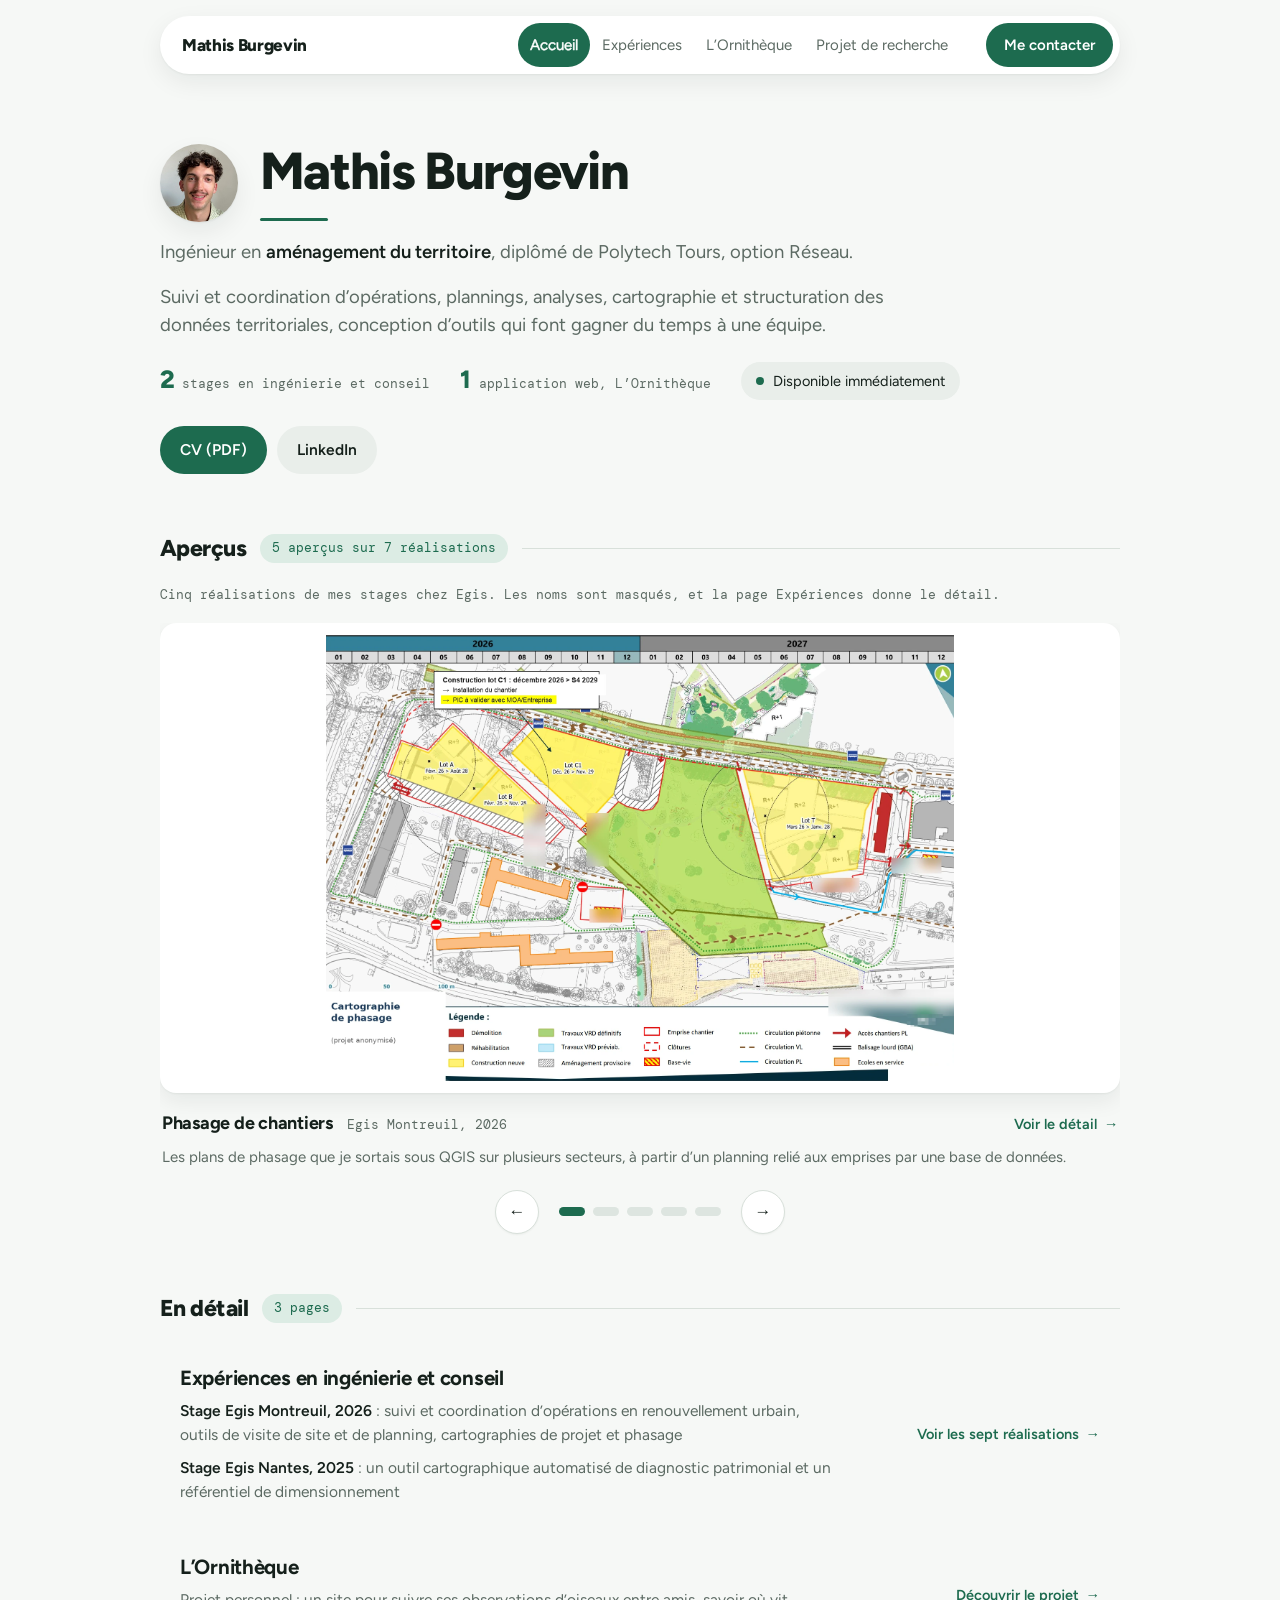
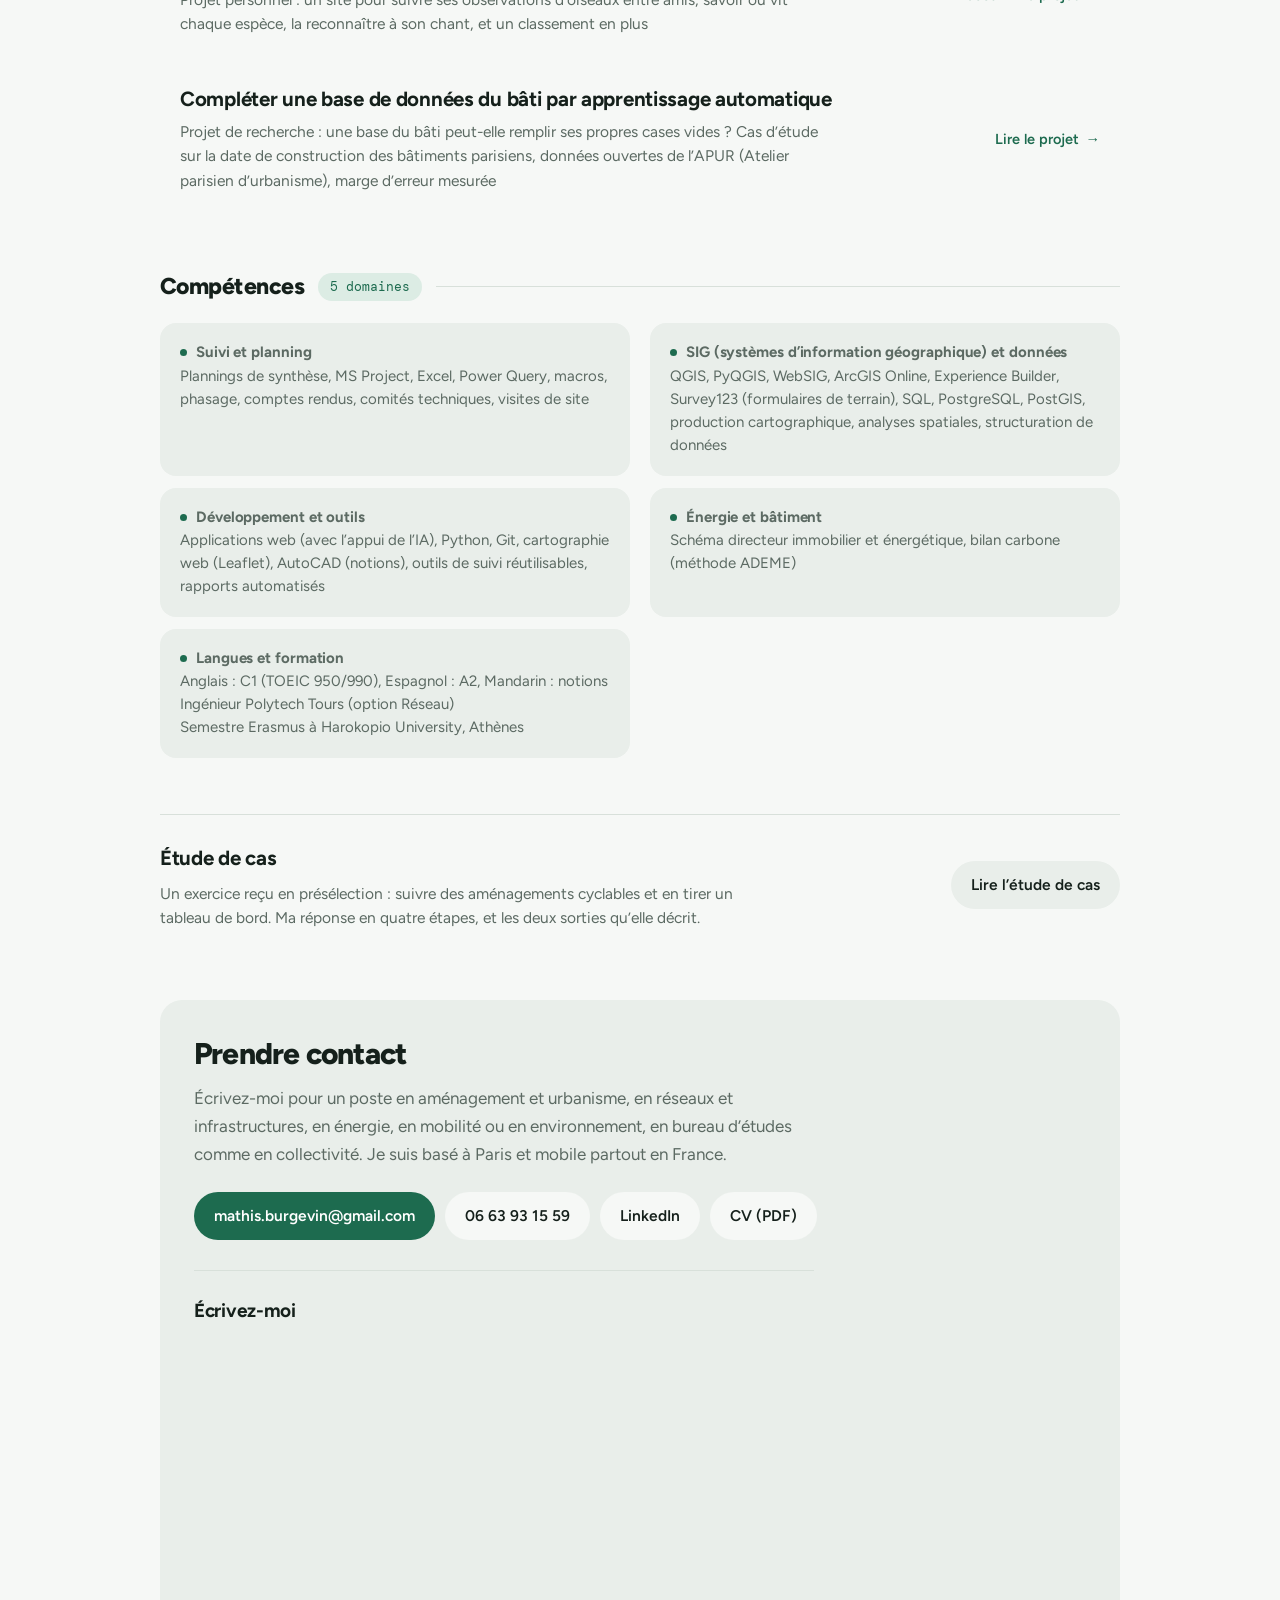
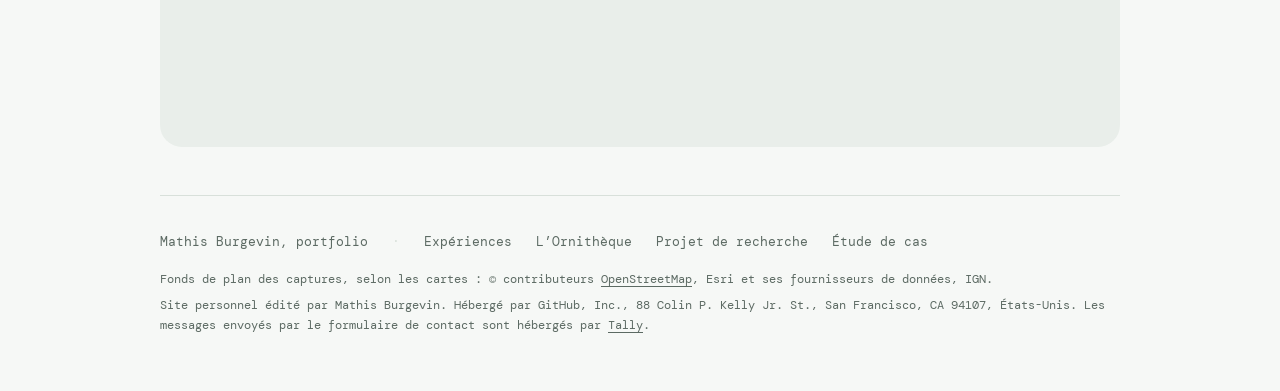
<file: index.html>
<!DOCTYPE html>
<html lang="fr">
<head>
<meta charset="utf-8">
<meta name="viewport" content="width=device-width, initial-scale=1">
<title>Mathis Burgevin, aménagement du territoire</title>
<link rel="icon" type="image/svg+xml" href="favicon.svg">
<link rel="apple-touch-icon" href="apple-touch-icon.png">
<meta name="description" content="Mathis Burgevin, ingénieur en aménagement du territoire (option Réseau, Polytech Tours). Compétence forte en SIG et traitement de données, appliquée à l’aménagement, à la mobilité et aux réseaux.">
<meta property="og:type" content="website">
<meta property="og:site_name" content="Mathis Burgevin">
<meta property="og:title" content="Mathis Burgevin, aménagement du territoire">
<meta property="og:description" content="Ingénieur en aménagement du territoire. Compétence forte en SIG et traitement de données, appliquée à l’aménagement, à la mobilité et aux réseaux.">
<meta property="og:url" content="https://mathiiis7.github.io/portfolio/">
<meta property="og:image" content="https://mathiiis7.github.io/portfolio/og-cover.png">
<meta property="og:image:width" content="1200">
<meta property="og:image:height" content="630">
<meta property="og:locale" content="fr_FR">
<meta name="twitter:card" content="summary_large_image">
<meta name="theme-color" content="#f6f8f6">
<script>document.documentElement.className+=" js";setTimeout(function(){if(!window.revealPret)document.documentElement.className+=" sans-reveal";},3000);</script>
<link rel="preload" href="polices/figtree-latin.woff2" as="font" type="font/woff2" crossorigin>
<link rel="preload" href="polices/dm-mono-latin.woff2" as="font" type="font/woff2" crossorigin>
<link rel="stylesheet" href="style.css">
</head>
<body>
<a class="saut" href="#contenu">Aller au contenu</a>

<nav class="nav">
  <div class="nav__shell">
  <div class="nav__in">
    <a class="nav__mark" href="index.html">Mathis Burgevin</a>
    <div class="nav__links">
      <a href="index.html" aria-current="page">Accueil</a>
      <a href="experiences.html">Expériences</a>
      <a href="ornitheque.html">L’Ornithèque</a>
      <a href="dater-le-bati.html"><span class="nav__long">Projet de recherche</span><span class="nav__court">Recherche</span></a>
    </div>
    <a class="nav__cta" href="#contact">Me contacter</a>
  </div>
  </div>
</nav>

<main class="sheet" id="contenu" tabindex="-1">

  <header class="hero reveal">
    <div class="hero__top">
      <img class="hero__photo" src="mathis.jpeg" alt="Photo de Mathis Burgevin" width="78" height="78">
      <h1 class="title">Mathis Burgevin</h1>
    </div>
    <p class="subtitle">Ingénieur en <strong>aménagement du territoire</strong>, diplômé de Polytech Tours, option Réseau.</p>
    <p class="subtitle">Suivi et coordination d’opérations, plannings, analyses, cartographie et structuration des données territoriales, conception d’outils qui font gagner du temps à une équipe.</p>
    <div class="facts">
      <span class="fact"><b>2</b><span>stages en ingénierie et conseil</span></span>
      <span class="fact"><b>1</b><span>application web, L’Ornithèque</span></span>
      <span class="fact--dispo"><i></i>Disponible immédiatement</span>
    </div>
    <div class="actions">
      <a class="btn btn--primary" href="cv-mathis-burgevin.pdf" download>CV (PDF)</a>
      <a class="btn" href="https://linkedin.com/in/mathis-burgevin" target="_blank" rel="noopener">LinkedIn</a>
    </div>
  </header>

  <section class="section reveal">
    <div class="section__head">
      <h2 class="section__title">Aperçus</h2>
      <span class="section__count">5 aperçus sur 7 réalisations</span>
      <span class="section__rule"></span>
    </div>
    <p class="hint">Cinq réalisations de mes stages chez Egis. Les noms sont masqués, et la page Expériences donne le détail.</p>
    <div class="carrousel" data-carrousel>
      <div class="carrousel__piste" tabindex="0" role="group" aria-label="Cartes, faites défiler horizontalement">
        <a class="carrousel__vue" href="experiences.html#phasage">
          <figure>
            <img width="1749" height="1242" src="projet-phasage.webp" alt="Carte de phasage de chantiers sur un quartier">
            <figcaption><span class="ligne"><span class="t">Phasage de chantiers</span><span class="m">Egis Montreuil, 2026</span><span class="v">Voir le détail <i>→</i></span></span><span class="d">Les plans de phasage que je sortais sous QGIS sur plusieurs secteurs, à partir d’un planning relié aux emprises par une base de données.</span></figcaption>
          </figure>
        </a>
        <a class="carrousel__vue" href="experiences.html#outil">
          <figure>
            <img width="1147" height="633" loading="lazy" src="projet-outil-webgis.webp" alt="WebSIG de diagnostic publié en ligne, avec ses couches thématiques et sa table attributaire">
            <figcaption><span class="ligne"><span class="t">Outil cartographique automatisé</span><span class="m">Egis Nantes, 2025</span><span class="v">Voir le détail <i>→</i></span></span><span class="d">Conçu du besoin à la livraison&nbsp;: il transforme les diagnostics de plusieurs parcs communaux en cartes publiées en ligne pour les collectivités.</span><span class="chaine"><span>Excel du diagnostic</span><i>→</i><span>scripts Python dans QGIS</span><i>→</i><span>base de données</span><i>→</i><span>carte en ligne</span><i>→</i><span>guides d’utilisation</span></span></figcaption>
          </figure>
        </a>
        <a class="carrousel__vue carrousel__vue--phone" href="experiences.html#visites">
          <figure>
            <img width="232" height="456" loading="lazy" src="projet-visite-formulaire.webp" alt="Formulaire de visite de site sur téléphone, avec ses champs photo, audio et l’analyse automatique">
            <figcaption><span class="ligne"><span class="t">Outil de visite de site</span><span class="m">Egis Montreuil, 2026</span><span class="v">Voir le détail <i>→</i></span></span><span class="d">Les observations lors des visites de site sont faites sur place en photos et en audio puis rédigées automatiquement. Avec un suivi d’une visite à l’autre, un planning de synthèse alimenté depuis la base du projet et des rapports générés en quelques clics.</span></figcaption>
          </figure>
        </a>
        <a class="carrousel__vue" href="experiences.html#pru">
          <figure>
            <img width="1042" height="715" loading="lazy" src="projet-pru.webp" alt="Carte de synthèse d’un quartier en renouvellement urbain">
            <figcaption><span class="ligne"><span class="t">Carte de renouvellement urbain</span><span class="m">Egis Montreuil, 2026</span><span class="v">Voir le détail <i>→</i></span></span><span class="d">Les éléments structurants d’un quartier en renouvellement réunis sur une carte, à l’appui d’une candidature à un marché public.</span></figcaption>
          </figure>
        </a>
        <a class="carrousel__vue" href="experiences.html#reperage">
          <figure>
            <img width="832" height="594" loading="lazy" src="projet-reperage.webp" alt="Carte de repérage d’opérations le long d’une ligne de transport">
            <figcaption><span class="ligne"><span class="t">Carte d’un tracé de transport</span><span class="m">Egis Montreuil, 2026</span><span class="v">Voir le détail <i>→</i></span></span><span class="d">Les opérations recensées le long d’un projet de transport, pour situer les enjeux de coordination, à l’appui d’une candidature.</span></figcaption>
          </figure>
        </a>
      </div>
      <div class="carrousel__barre">
        <button class="carrousel__b" type="button" data-pas="-1" aria-label="Précédent">←</button>
        <div class="carrousel__points">
          <button class="carrousel__point is-on" type="button" aria-label="Aller à la vue 1, Phasage de chantiers"></button>
          <button class="carrousel__point" type="button" aria-label="Aller à la vue 2, Outil cartographique automatisé"></button>
          <button class="carrousel__point" type="button" aria-label="Aller à la vue 3, Outil de visite de site"></button>
          <button class="carrousel__point" type="button" aria-label="Aller à la vue 4, Carte de renouvellement urbain"></button>
          <button class="carrousel__point" type="button" aria-label="Aller à la vue 5, Carte d’un tracé de transport"></button>
        </div>
        <button class="carrousel__b" type="button" data-pas="1" aria-label="Suivant">→</button>
      </div>
    </div>
  </section>

  <section class="section reveal">
    <div class="section__head">
      <h2 class="section__title">En détail</h2>
      <span class="section__count">3 pages</span>
      <span class="section__rule"></span>
    </div>
    <div class="index">
      <a href="experiences.html">
        <span class="index__body">
          <span class="index__t">Expériences en ingénierie et conseil</span>
          <span class="index__d"><span class="index__l"><b>Stage Egis Montreuil, 2026</b>&nbsp;: suivi et coordination d’opérations en renouvellement urbain, outils de visite de site et de planning, cartographies de projet et phasage</span><span class="index__l"><b>Stage Egis Nantes, 2025</b>&nbsp;: un outil cartographique automatisé de diagnostic patrimonial et un référentiel de dimensionnement</span></span>
        </span>
        <span class="index__go">Voir les sept réalisations <i>→</i></span>
      </a>
      <a href="ornitheque.html">
        <span class="index__body">
          <span class="index__t">L’Ornithèque</span>
          <span class="index__d">Projet personnel&nbsp;: un site pour suivre ses observations d’oiseaux entre amis, savoir où vit chaque espèce, la reconnaître à son chant, et un classement en plus</span>
        </span>
        <span class="index__go">Découvrir le projet <i>→</i></span>
      </a>
      <a href="dater-le-bati.html">
        <span class="index__body">
          <span class="index__t">Compléter une base de données du bâti par apprentissage automatique</span>
          <span class="index__d">Projet de recherche&nbsp;: une base du bâti peut-elle remplir ses propres cases vides&nbsp;? Cas d’étude sur la date de construction des bâtiments parisiens, données ouvertes de l’APUR (Atelier parisien d’urbanisme), marge d’erreur mesurée</span>
        </span>
        <span class="index__go">Lire le projet <i>→</i></span>
      </a>
    </div>
  </section>

  <section class="section reveal">
    <div class="section__head">
      <h2 class="section__title">Compétences</h2>
      <span class="section__count">5 domaines</span>
      <span class="section__rule"></span>
    </div>
    <div class="skills">
      <div class="skill">
        <p class="skill__k"><i></i>Suivi et planning</p>
        <p>Plannings de synthèse, MS Project, Excel, Power Query, macros, phasage, comptes rendus, comités techniques, visites de site</p>
      </div>
      <div class="skill">
        <p class="skill__k"><i></i>SIG (systèmes d’information géographique) et données</p>
        <p>QGIS, PyQGIS, WebSIG, ArcGIS Online, Experience Builder, Survey123 (formulaires de terrain), SQL, PostgreSQL, PostGIS, production cartographique, analyses spatiales, structuration de données</p>
      </div>
      <div class="skill">
        <p class="skill__k"><i></i>Développement et outils</p>
        <p>Applications web (avec l’appui de l’IA), Python, Git, cartographie web (Leaflet), AutoCAD (notions), outils de suivi réutilisables, rapports automatisés</p>
      </div>
      <div class="skill">
        <p class="skill__k"><i></i>Énergie et bâtiment</p>
        <p>Schéma directeur immobilier et énergétique, bilan carbone (méthode ADEME)</p>
      </div>
      <div class="skill">
        <p class="skill__k"><i></i>Langues et formation</p>
        <p>Anglais&nbsp;: C1 (TOEIC 950/990), Espagnol&nbsp;: A2, Mandarin&nbsp;: notions<br>Ingénieur Polytech Tours (option Réseau)<br>Semestre Erasmus à Harokopio University, Athènes</p>
      </div>
    </div>
  </section>

  <section class="extra reveal">
    <div>
      <h2>Étude de cas</h2>
      <p>Un exercice reçu en présélection&nbsp;: suivre des aménagements cyclables et en tirer un tableau de bord. Ma réponse en quatre étapes, et les deux sorties qu’elle décrit.</p>
    </div>
    <a class="btn" href="etude-de-cas.html">Lire l’étude de cas</a>
  </section>

  <section class="close reveal" id="contact">
    <h2>Prendre contact</h2>
    <p>Écrivez-moi pour un poste en aménagement et urbanisme, en réseaux et infrastructures, en énergie, en mobilité ou en environnement, en bureau d’études comme en collectivité. Je suis basé à Paris et mobile partout en France.</p>
    <div class="actions">
      <a class="btn btn--primary" href="mailto:mathis.burgevin@gmail.com">mathis.burgevin@gmail.com</a>
      <a class="btn" href="tel:+33663931559">06 63 93 15 59</a>
      <a class="btn" href="https://linkedin.com/in/mathis-burgevin" target="_blank" rel="noopener">LinkedIn</a>
      <a class="btn" href="cv-mathis-burgevin.pdf" download>CV (PDF)</a>
    </div>
    <div class="message">
      <h3>Écrivez-moi</h3>
      <iframe data-tally-src="https://tally.so/embed/BE4lrQ?alignLeft=1&amp;hideTitle=1&amp;transparentBackground=1&amp;dynamicHeight=1" loading="lazy" width="100%" height="380" frameborder="0" marginheight="0" marginwidth="0" title="Écrivez-moi"></iframe>
      <noscript><p><a href="https://tally.so/r/BE4lrQ" target="_blank" rel="noopener">Ouvrir le formulaire de contact</a></p></noscript>
    </div>
  </section>

  <div class="foot">
    <span>Mathis Burgevin, portfolio</span>
    <span class="sep" aria-hidden="true">·</span>
    <a href="experiences.html">Expériences</a>
    <a href="ornitheque.html">L’Ornithèque</a>
    <a href="dater-le-bati.html">Projet de recherche</a>
    <a href="etude-de-cas.html">Étude de cas</a>
    <span class="foot__legal">Fonds de plan des captures, selon les cartes&nbsp;: © contributeurs <a href="https://www.openstreetmap.org/copyright" target="_blank" rel="noopener">OpenStreetMap</a>, Esri et ses fournisseurs de données, IGN.</span>
    <span class="foot__legal">Site personnel édité par Mathis Burgevin. Hébergé par GitHub, Inc., 88 Colin P. Kelly Jr. St., San Francisco, CA 94107, États-Unis. Les messages envoyés par le formulaire de contact sont hébergés par <a href="https://tally.so" target="_blank" rel="noopener">Tally</a>.</span>
  </div>

</main>

<script src="site.js" defer></script>
</body>
</html>
</file>
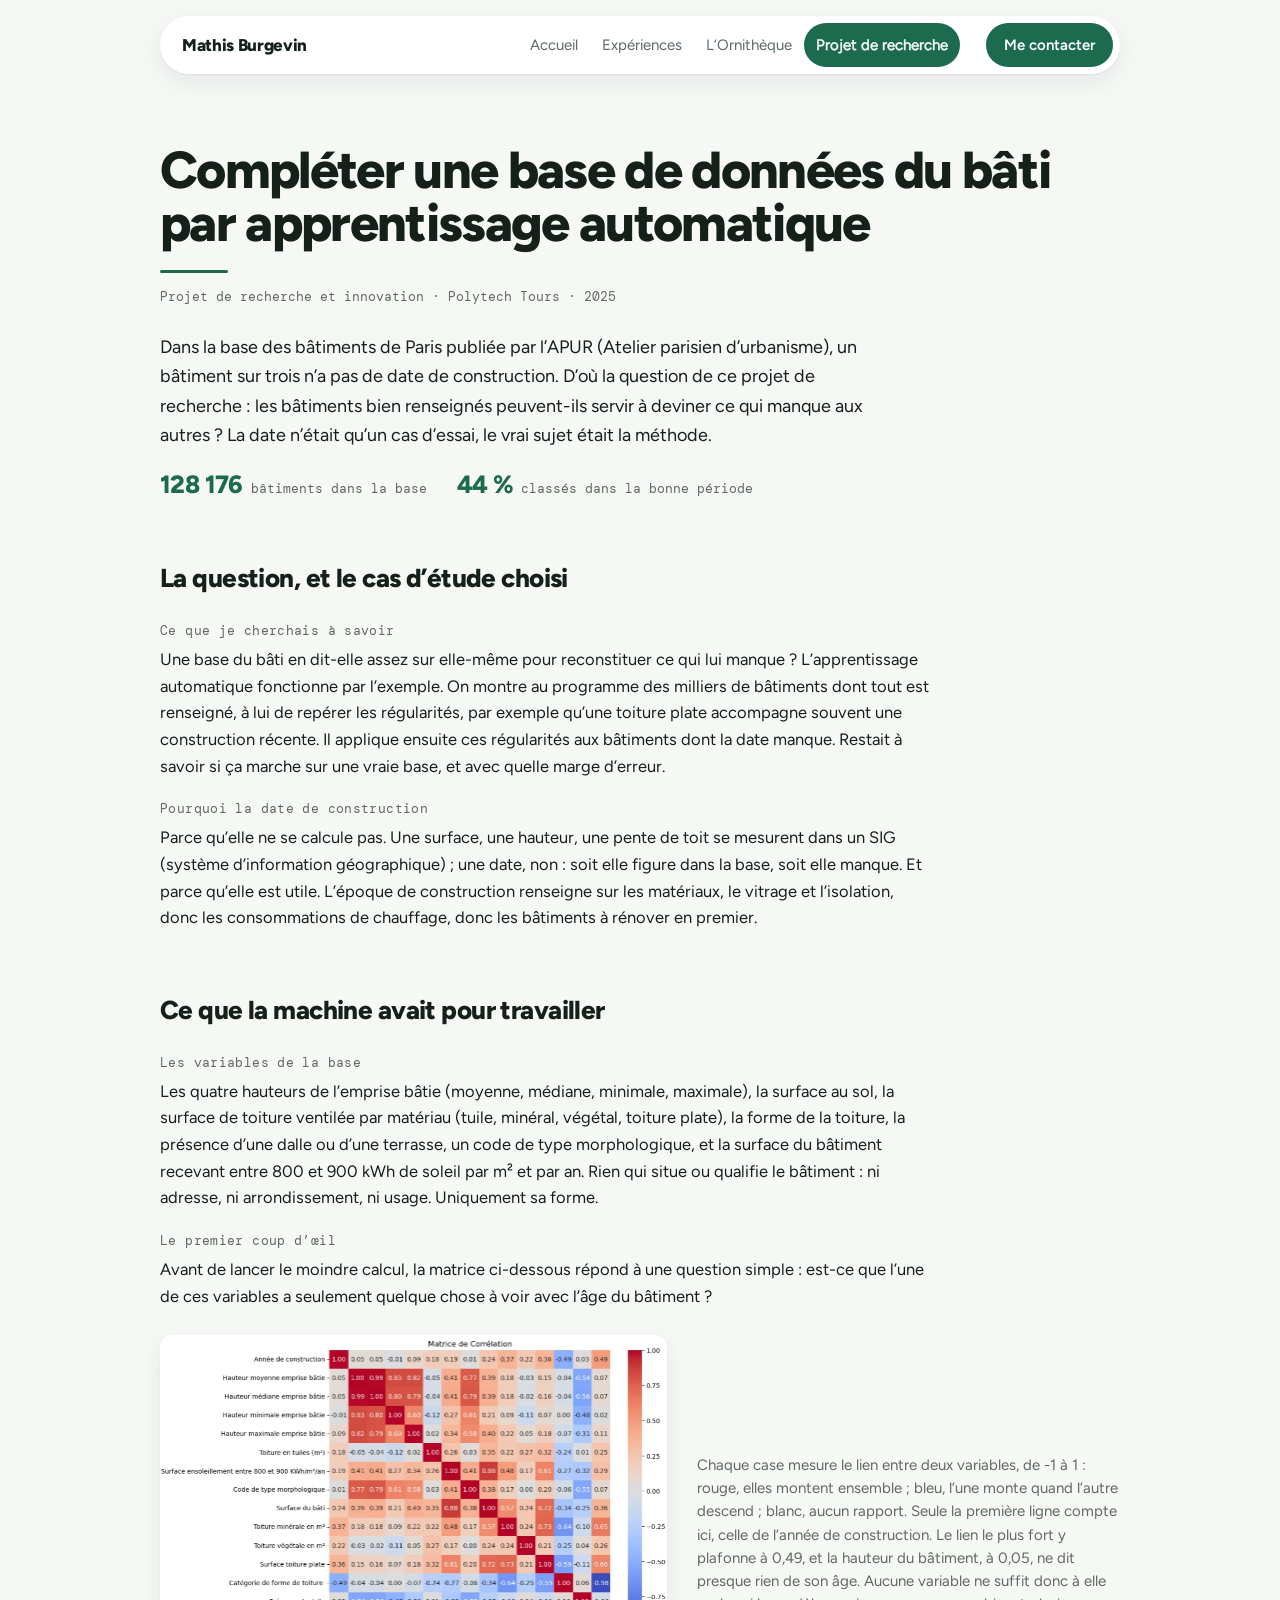
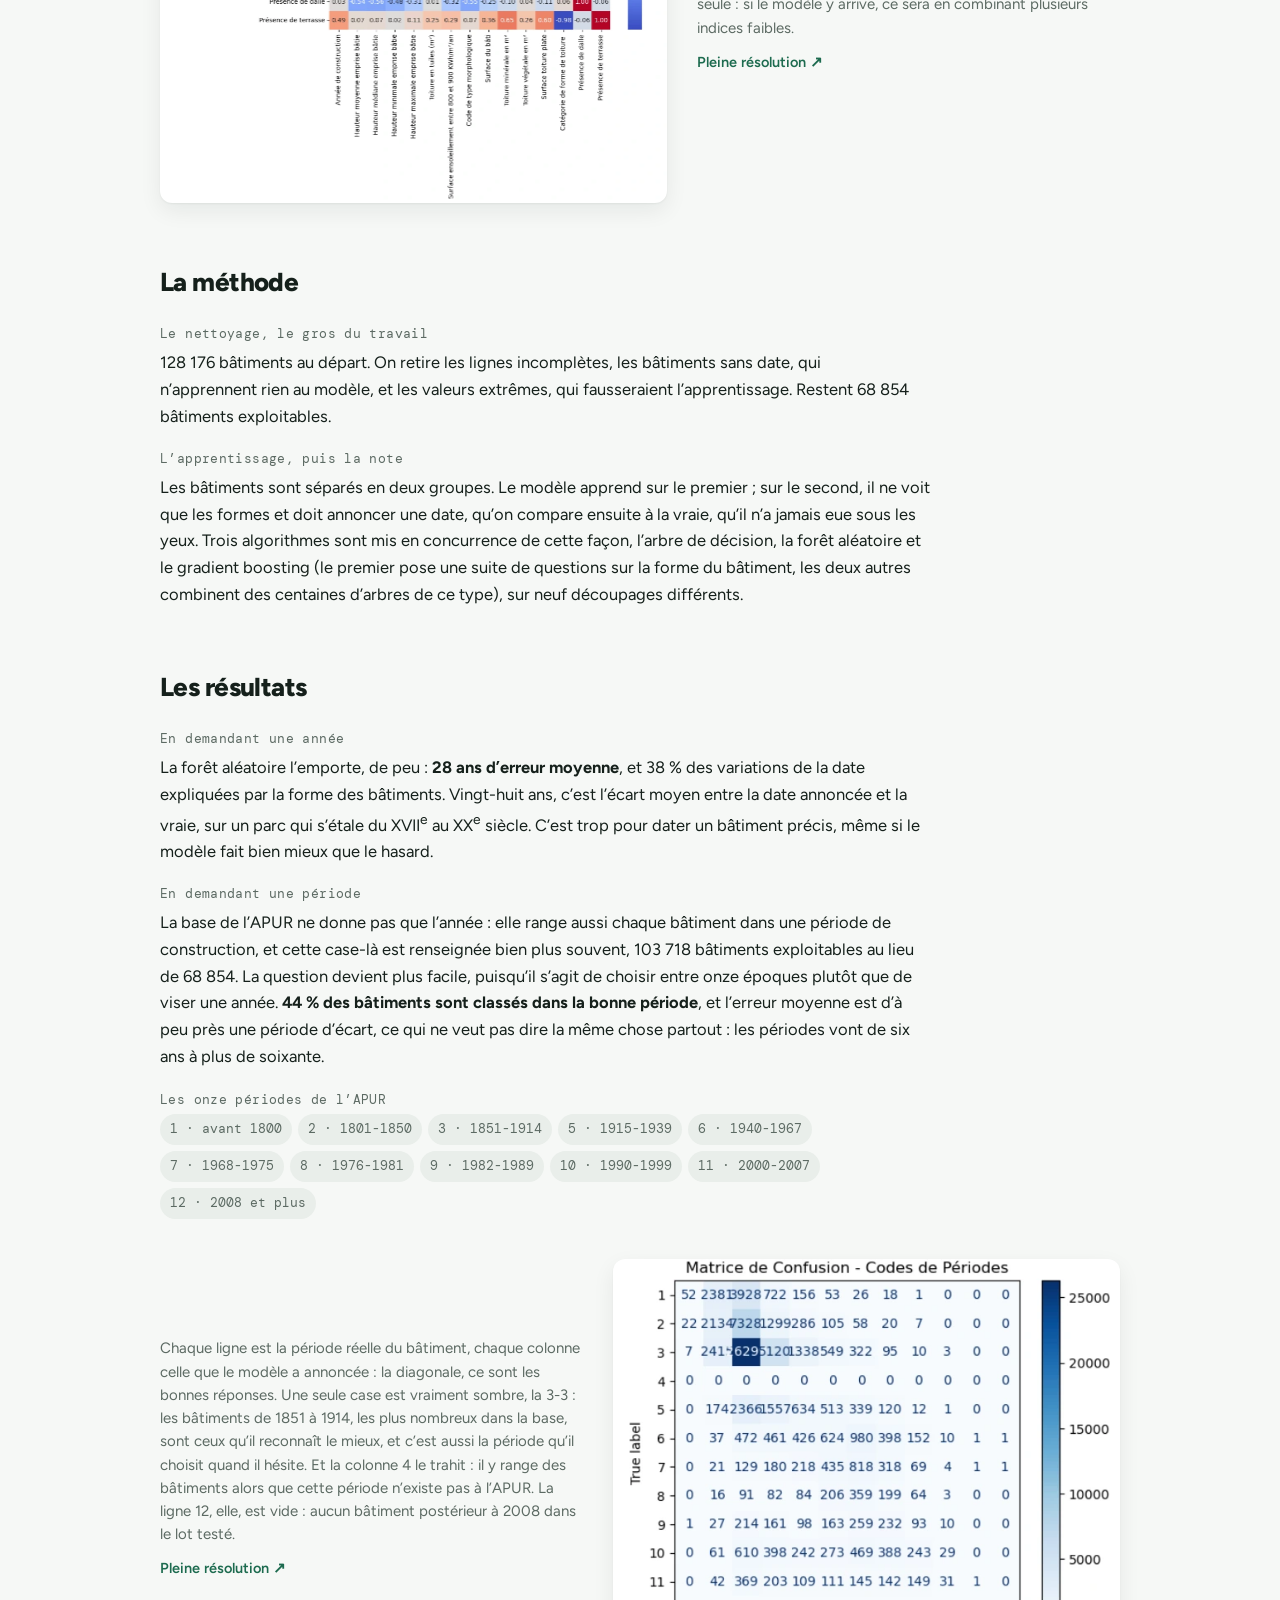
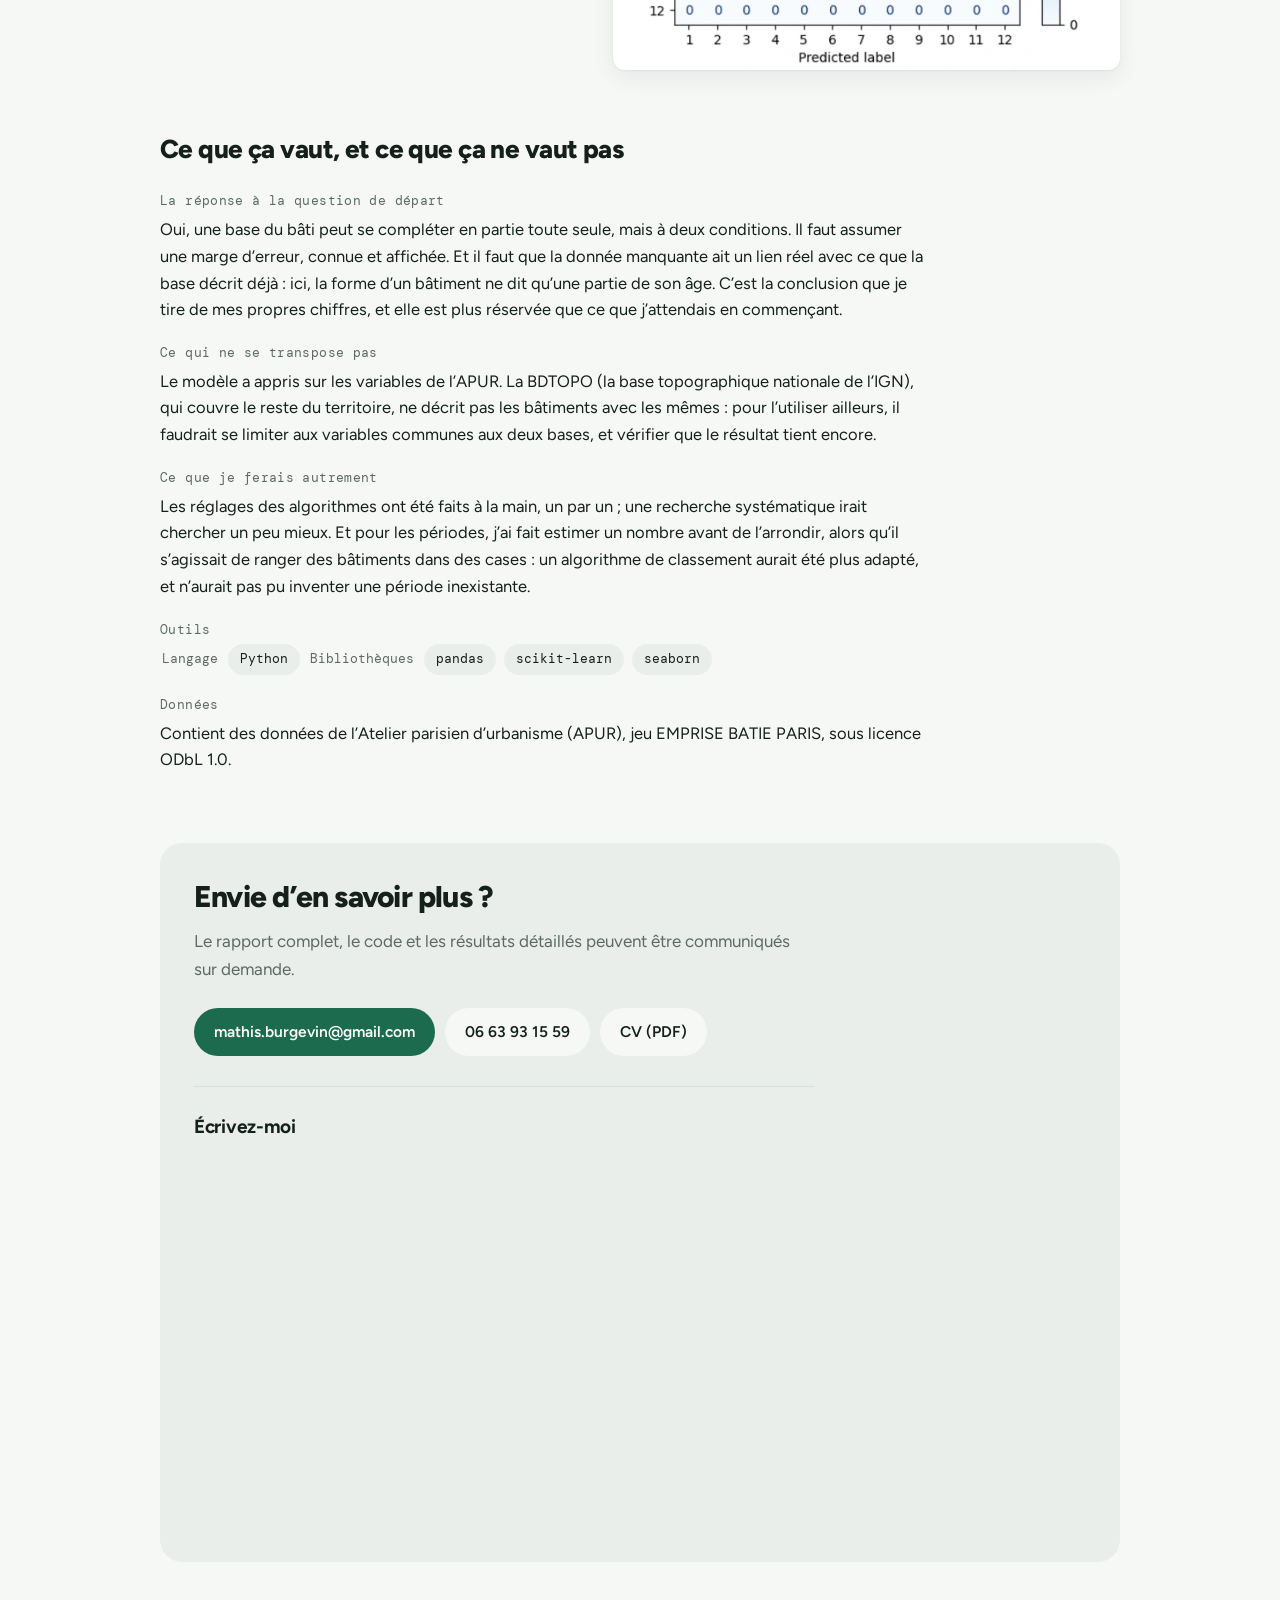
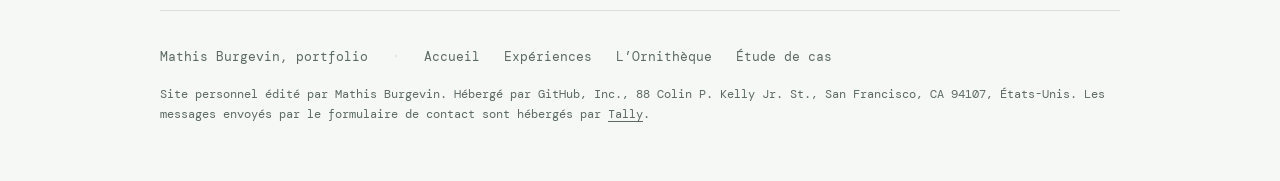
<file: dater-le-bati.html>
<!DOCTYPE html>
<html lang="fr">
<head>
<meta charset="utf-8">
<meta name="viewport" content="width=device-width, initial-scale=1">
<title>Compléter une base du bâti par apprentissage automatique – Mathis Burgevin</title>
<link rel="icon" type="image/svg+xml" href="favicon.svg">
<link rel="apple-touch-icon" href="apple-touch-icon.png">
<meta name="description" content="Projet de recherche&nbsp;: une base de données du bâti peut-elle remplir ses propres cases vides&nbsp;? Cas d’étude sur la date de construction des bâtiments parisiens, données ouvertes de l’APUR, trois algorithmes comparés et marge d’erreur mesurée.">
<meta property="og:type" content="article">
<meta property="og:site_name" content="Mathis Burgevin">
<meta property="og:title" content="Compléter une base du bâti par apprentissage automatique">
<meta property="og:description" content="Une base de données du bâti peut-elle remplir ses propres cases vides&nbsp;? Cas d’étude&nbsp;: la date de construction des bâtiments parisiens, absente d’un bâtiment sur trois dans la base de l’APUR.">
<meta property="og:url" content="https://mathiiis7.github.io/portfolio/dater-le-bati.html">
<meta property="og:image" content="https://mathiiis7.github.io/portfolio/og-cover.png">
<meta property="og:image:width" content="1200">
<meta property="og:image:height" content="630">
<meta property="og:locale" content="fr_FR">
<meta name="twitter:card" content="summary_large_image">
<meta name="theme-color" content="#f6f8f6">
<script>document.documentElement.className+=" js";setTimeout(function(){if(!window.revealPret)document.documentElement.className+=" sans-reveal";},3000);</script>
<link rel="preload" href="polices/figtree-latin.woff2" as="font" type="font/woff2" crossorigin>
<link rel="preload" href="polices/dm-mono-latin.woff2" as="font" type="font/woff2" crossorigin>
<link rel="stylesheet" href="style.css">
</head>
<body>
<a class="saut" href="#contenu">Aller au contenu</a>

<nav class="nav">
  <div class="nav__shell">
  <div class="nav__in">
    <a class="nav__mark" href="index.html">Mathis Burgevin</a>
    <div class="nav__links">
      <a href="index.html">Accueil</a>
      <a href="experiences.html">Expériences</a>
      <a href="ornitheque.html">L’Ornithèque</a>
      <a href="dater-le-bati.html" aria-current="page"><span class="nav__long">Projet de recherche</span><span class="nav__court">Recherche</span></a>
    </div>
    <a class="nav__cta" href="#contact">Me contacter</a>
  </div>
  </div>
</nav>

<main class="sheet" id="contenu" tabindex="-1">

  <header class="hero reveal">
    <h1 class="title">Compléter une base de données du bâti par apprentissage automatique</h1>
    <p class="page-sub">Projet de recherche et innovation · Polytech Tours · 2025</p>
    <p class="lead">Dans la base des bâtiments de Paris publiée par l’APUR (Atelier parisien d’urbanisme), un bâtiment sur trois n’a pas de date de construction. D’où la question de ce projet de recherche&nbsp;: les bâtiments bien renseignés peuvent-ils servir à deviner ce qui manque aux autres&nbsp;? La date n’était qu’un cas d’essai, le vrai sujet était la méthode.</p>
    <div class="facts">
      <span class="fact"><b>128 176</b><span>bâtiments dans la base</span></span>
      <span class="fact"><b>44&nbsp;%</b><span>classés dans la bonne période</span></span>
    </div>
  </header>

  <section class="item reveal">
    <h2 class="item__title">La question, et le cas d’étude choisi</h2>

    <div class="releve">
      <div>
        <p class="releve__k">Ce que je cherchais à savoir</p>
        <p class="releve__v">Une base du bâti en dit-elle assez sur elle-même pour reconstituer ce qui lui manque&nbsp;? L’apprentissage automatique fonctionne par l’exemple. On montre au programme des milliers de bâtiments dont tout est renseigné, à lui de repérer les régularités, par exemple qu’une toiture plate accompagne souvent une construction récente. Il applique ensuite ces régularités aux bâtiments dont la date manque. Restait à savoir si ça marche sur une vraie base, et avec quelle marge d’erreur.</p>
      </div>
      <div>
        <p class="releve__k">Pourquoi la date de construction</p>
        <p class="releve__v">Parce qu’elle ne se calcule pas. Une surface, une hauteur, une pente de toit se mesurent dans un SIG (système d’information géographique)&nbsp;; une date, non&nbsp;: soit elle figure dans la base, soit elle manque. Et parce qu’elle est utile. L’époque de construction renseigne sur les matériaux, le vitrage et l’isolation, donc les consommations de chauffage, donc les bâtiments à rénover en premier.</p>
      </div>
    </div>

  </section>

  <section class="item reveal">
    <h2 class="item__title">Ce que la machine avait pour travailler</h2>

    <div class="releve">
      <div>
        <p class="releve__k">Les variables de la base</p>
        <p class="releve__v">Les quatre hauteurs de l’emprise bâtie (moyenne, médiane, minimale, maximale), la surface au sol, la surface de toiture ventilée par matériau (tuile, minéral, végétal, toiture plate), la forme de la toiture, la présence d’une dalle ou d’une terrasse, un code de type morphologique, et la surface du bâtiment recevant entre 800 et 900&nbsp;kWh de soleil par m² et par an. Rien qui situe ou qualifie le bâtiment&nbsp;: ni adresse, ni arrondissement, ni usage. Uniquement sa forme.</p>
      </div>
      <div>
        <p class="releve__k">Le premier coup d’œil</p>
        <p class="releve__v">Avant de lancer le moindre calcul, la matrice ci-dessous répond à une question simple&nbsp;: est-ce que l’une de ces variables a seulement quelque chose à voir avec l’âge du bâtiment&nbsp;?</p>
      </div>
    </div>

    <figure class="plate plate--cote">
      <a href="projet-bati-correlations.webp" target="_blank" rel="noopener"><img width="1015" height="935" loading="lazy" src="projet-bati-correlations.webp" alt="Matrice de corrélation entre l’année de construction et les variables de forme des bâtiments"></a>
      <figcaption>Chaque case mesure le lien entre deux variables, de -1 à 1&nbsp;: rouge, elles montent ensemble&nbsp;; bleu, l’une monte quand l’autre descend&nbsp;; blanc, aucun rapport. Seule la première ligne compte ici, celle de l’année de construction. Le lien le plus fort y plafonne à 0,49, et la hauteur du bâtiment, à 0,05, ne dit presque rien de son âge. Aucune variable ne suffit donc à elle seule&nbsp;: si le modèle y arrive, ce sera en combinant plusieurs indices faibles.<br><a class="zoom" href="projet-bati-correlations.webp" target="_blank" rel="noopener" aria-label="Pleine résolution, nouvel onglet : Matrice de corrélation entre l’année de construction et les variables de forme des bâtiments">Pleine résolution ↗</a></figcaption>
    </figure>

  </section>

  <section class="item reveal">
    <h2 class="item__title">La méthode</h2>

    <div class="releve">
      <div>
        <p class="releve__k">Le nettoyage, le gros du travail</p>
        <p class="releve__v">128&nbsp;176 bâtiments au départ. On retire les lignes incomplètes, les bâtiments sans date, qui n’apprennent rien au modèle, et les valeurs extrêmes, qui fausseraient l’apprentissage. Restent 68&nbsp;854 bâtiments exploitables.</p>
      </div>
      <div>
        <p class="releve__k">L’apprentissage, puis la note</p>
        <p class="releve__v">Les bâtiments sont séparés en deux groupes. Le modèle apprend sur le premier&nbsp;; sur le second, il ne voit que les formes et doit annoncer une date, qu’on compare ensuite à la vraie, qu’il n’a jamais eue sous les yeux. Trois algorithmes sont mis en concurrence de cette façon, l’arbre de décision, la forêt aléatoire et le gradient boosting (le premier pose une suite de questions sur la forme du bâtiment, les deux autres combinent des centaines d’arbres de ce type), sur neuf découpages différents.</p>
      </div>
    </div>

  </section>

  <section class="item reveal">
    <h2 class="item__title">Les résultats</h2>

    <div class="releve">
      <div>
        <p class="releve__k">En demandant une année</p>
        <p class="releve__v">La forêt aléatoire l’emporte, de peu&nbsp;: <b>28 ans d’erreur moyenne</b>, et 38&nbsp;% des variations de la date expliquées par la forme des bâtiments. Vingt-huit ans, c’est l’écart moyen entre la date annoncée et la vraie, sur un parc qui s’étale du XVII<sup>e</sup> au XX<sup>e</sup>&nbsp;siècle. C’est trop pour dater un bâtiment précis, même si le modèle fait bien mieux que le hasard.</p>
      </div>
      <div>
        <p class="releve__k">En demandant une période</p>
        <p class="releve__v">La base de l’APUR ne donne pas que l’année&nbsp;: elle range aussi chaque bâtiment dans une période de construction, et cette case-là est renseignée bien plus souvent, 103&nbsp;718 bâtiments exploitables au lieu de 68&nbsp;854. La question devient plus facile, puisqu’il s’agit de choisir entre onze époques plutôt que de viser une année. <b>44&nbsp;% des bâtiments sont classés dans la bonne période</b>, et l’erreur moyenne est d’à peu près une période d’écart, ce qui ne veut pas dire la même chose partout&nbsp;: les périodes vont de six ans à plus de soixante.</p>
      </div>
      <div>
        <p class="releve__k">Les onze périodes de l’APUR</p>
        <div class="legende"><span>1 · avant 1800</span><span>2 · 1801-1850</span><span>3 · 1851-1914</span><span>5 · 1915-1939</span><span>6 · 1940-1967</span><span>7 · 1968-1975</span><span>8 · 1976-1981</span><span>9 · 1982-1989</span><span>10 · 1990-1999</span><span>11 · 2000-2007</span><span>12 · 2008 et plus</span></div>
      </div>
    </div>

    <figure class="plate plate--cote plate--miroir">
      <a href="projet-bati-confusion.webp" target="_blank" rel="noopener"><img width="612" height="496" loading="lazy" src="projet-bati-confusion.webp" alt="Matrice de confusion des périodes de construction prédites par le modèle"></a>
      <figcaption>Chaque ligne est la période réelle du bâtiment, chaque colonne celle que le modèle a annoncée&nbsp;: la diagonale, ce sont les bonnes réponses. Une seule case est vraiment sombre, la 3-3&nbsp;: les bâtiments de 1851 à 1914, les plus nombreux dans la base, sont ceux qu’il reconnaît le mieux, et c’est aussi la période qu’il choisit quand il hésite. Et la colonne 4 le trahit&nbsp;: il y range des bâtiments alors que cette période n’existe pas à l’APUR. La ligne 12, elle, est vide&nbsp;: aucun bâtiment postérieur à 2008 dans le lot testé.<br><a class="zoom" href="projet-bati-confusion.webp" target="_blank" rel="noopener" aria-label="Pleine résolution, nouvel onglet : Matrice de confusion des périodes de construction prédites par le modèle">Pleine résolution ↗</a></figcaption>
    </figure>

  </section>

  <section class="item reveal">
    <h2 class="item__title">Ce que ça vaut, et ce que ça ne vaut pas</h2>

    <div class="releve">
      <div>
        <p class="releve__k">La réponse à la question de départ</p>
        <p class="releve__v">Oui, une base du bâti peut se compléter en partie toute seule, mais à deux conditions. Il faut assumer une marge d’erreur, connue et affichée. Et il faut que la donnée manquante ait un lien réel avec ce que la base décrit déjà&nbsp;: ici, la forme d’un bâtiment ne dit qu’une partie de son âge. C’est la conclusion que je tire de mes propres chiffres, et elle est plus réservée que ce que j’attendais en commençant.</p>
      </div>
      <div>
        <p class="releve__k">Ce qui ne se transpose pas</p>
        <p class="releve__v">Le modèle a appris sur les variables de l’APUR. La BDTOPO (la base topographique nationale de l’IGN), qui couvre le reste du territoire, ne décrit pas les bâtiments avec les mêmes&nbsp;: pour l’utiliser ailleurs, il faudrait se limiter aux variables communes aux deux bases, et vérifier que le résultat tient encore.</p>
      </div>
      <div>
        <p class="releve__k">Ce que je ferais autrement</p>
        <p class="releve__v">Les réglages des algorithmes ont été faits à la main, un par un&nbsp;; une recherche systématique irait chercher un peu mieux. Et pour les périodes, j’ai fait estimer un nombre avant de l’arrondir, alors qu’il s’agissait de ranger des bâtiments dans des cases&nbsp;: un algorithme de classement aurait été plus adapté, et n’aurait pas pu inventer une période inexistante.</p>
      </div>
      <div>
        <p class="releve__k">Outils</p>
        <div class="tools"><span class="tools-cat">Langage</span><span>Python</span><span class="tools-cat">Bibliothèques</span><span>pandas</span><span>scikit-learn</span><span>seaborn</span></div>
      </div>
      <div>
        <p class="releve__k">Données</p>
        <p class="releve__v">Contient des données de l’Atelier parisien d’urbanisme (APUR), jeu EMPRISE BATIE PARIS, sous licence ODbL 1.0.</p>
      </div>
    </div>

  </section>

  <section class="close reveal" id="contact">
    <h2>Envie d’en savoir plus&nbsp;?</h2>
    <p>Le rapport complet, le code et les résultats détaillés peuvent être communiqués sur demande.</p>
    <div class="actions">
      <a class="btn btn--primary" href="mailto:mathis.burgevin@gmail.com">mathis.burgevin@gmail.com</a>
      <a class="btn" href="tel:+33663931559">06 63 93 15 59</a>
      <a class="btn" href="cv-mathis-burgevin.pdf" download>CV (PDF)</a>
    </div>
    <div class="message">
      <h3>Écrivez-moi</h3>
      <iframe data-tally-src="https://tally.so/embed/BE4lrQ?alignLeft=1&amp;hideTitle=1&amp;transparentBackground=1&amp;dynamicHeight=1" loading="lazy" width="100%" height="380" frameborder="0" marginheight="0" marginwidth="0" title="Écrivez-moi"></iframe>
      <noscript><p><a href="https://tally.so/r/BE4lrQ" target="_blank" rel="noopener">Ouvrir le formulaire de contact</a></p></noscript>
    </div>
  </section>

  <div class="foot">
    <span>Mathis Burgevin, portfolio</span>
    <span class="sep" aria-hidden="true">·</span>
    <a href="index.html">Accueil</a>
    <a href="experiences.html">Expériences</a>
    <a href="ornitheque.html">L’Ornithèque</a>
    <a href="etude-de-cas.html">Étude de cas</a>
    <span class="foot__legal">Site personnel édité par Mathis Burgevin. Hébergé par GitHub, Inc., 88 Colin P. Kelly Jr. St., San Francisco, CA 94107, États-Unis. Les messages envoyés par le formulaire de contact sont hébergés par <a href="https://tally.so" target="_blank" rel="noopener">Tally</a>.</span>
  </div>

</main>

<script src="site.js" defer></script>
</body>
</html>
</file>
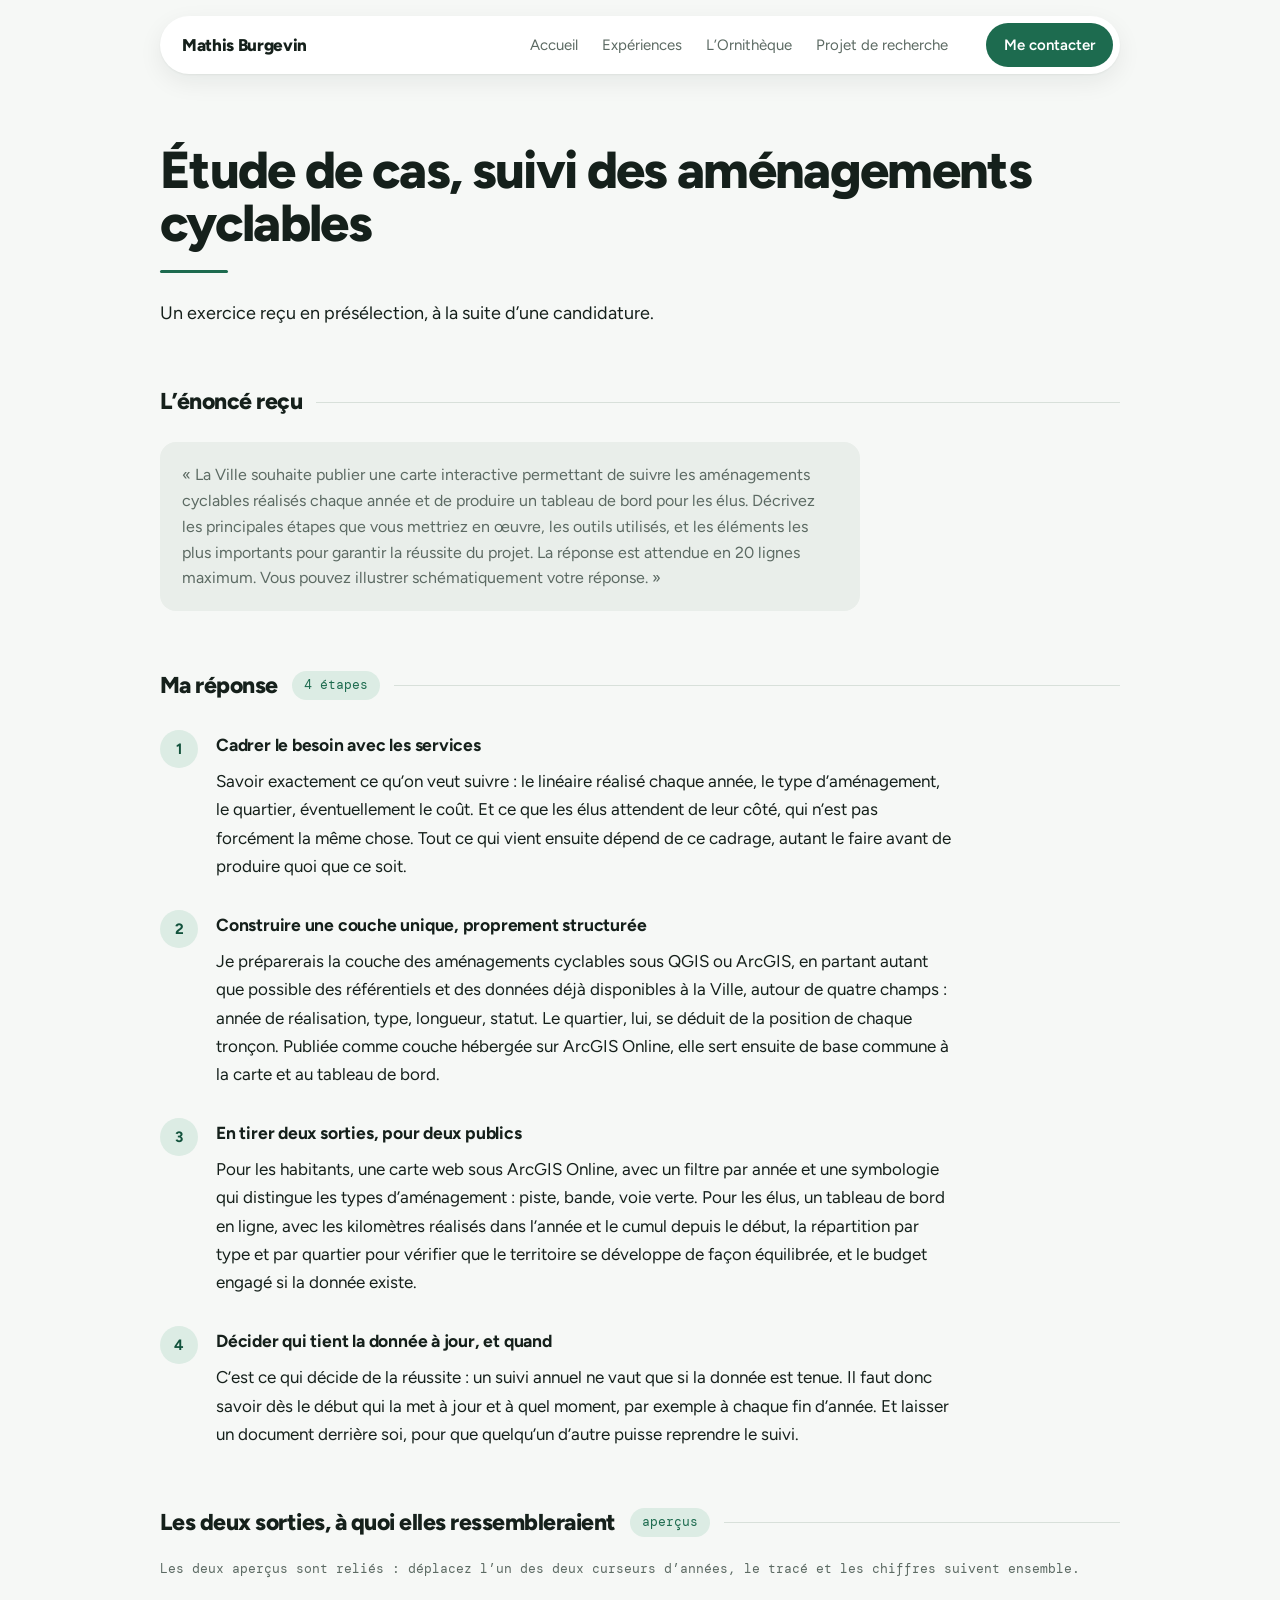
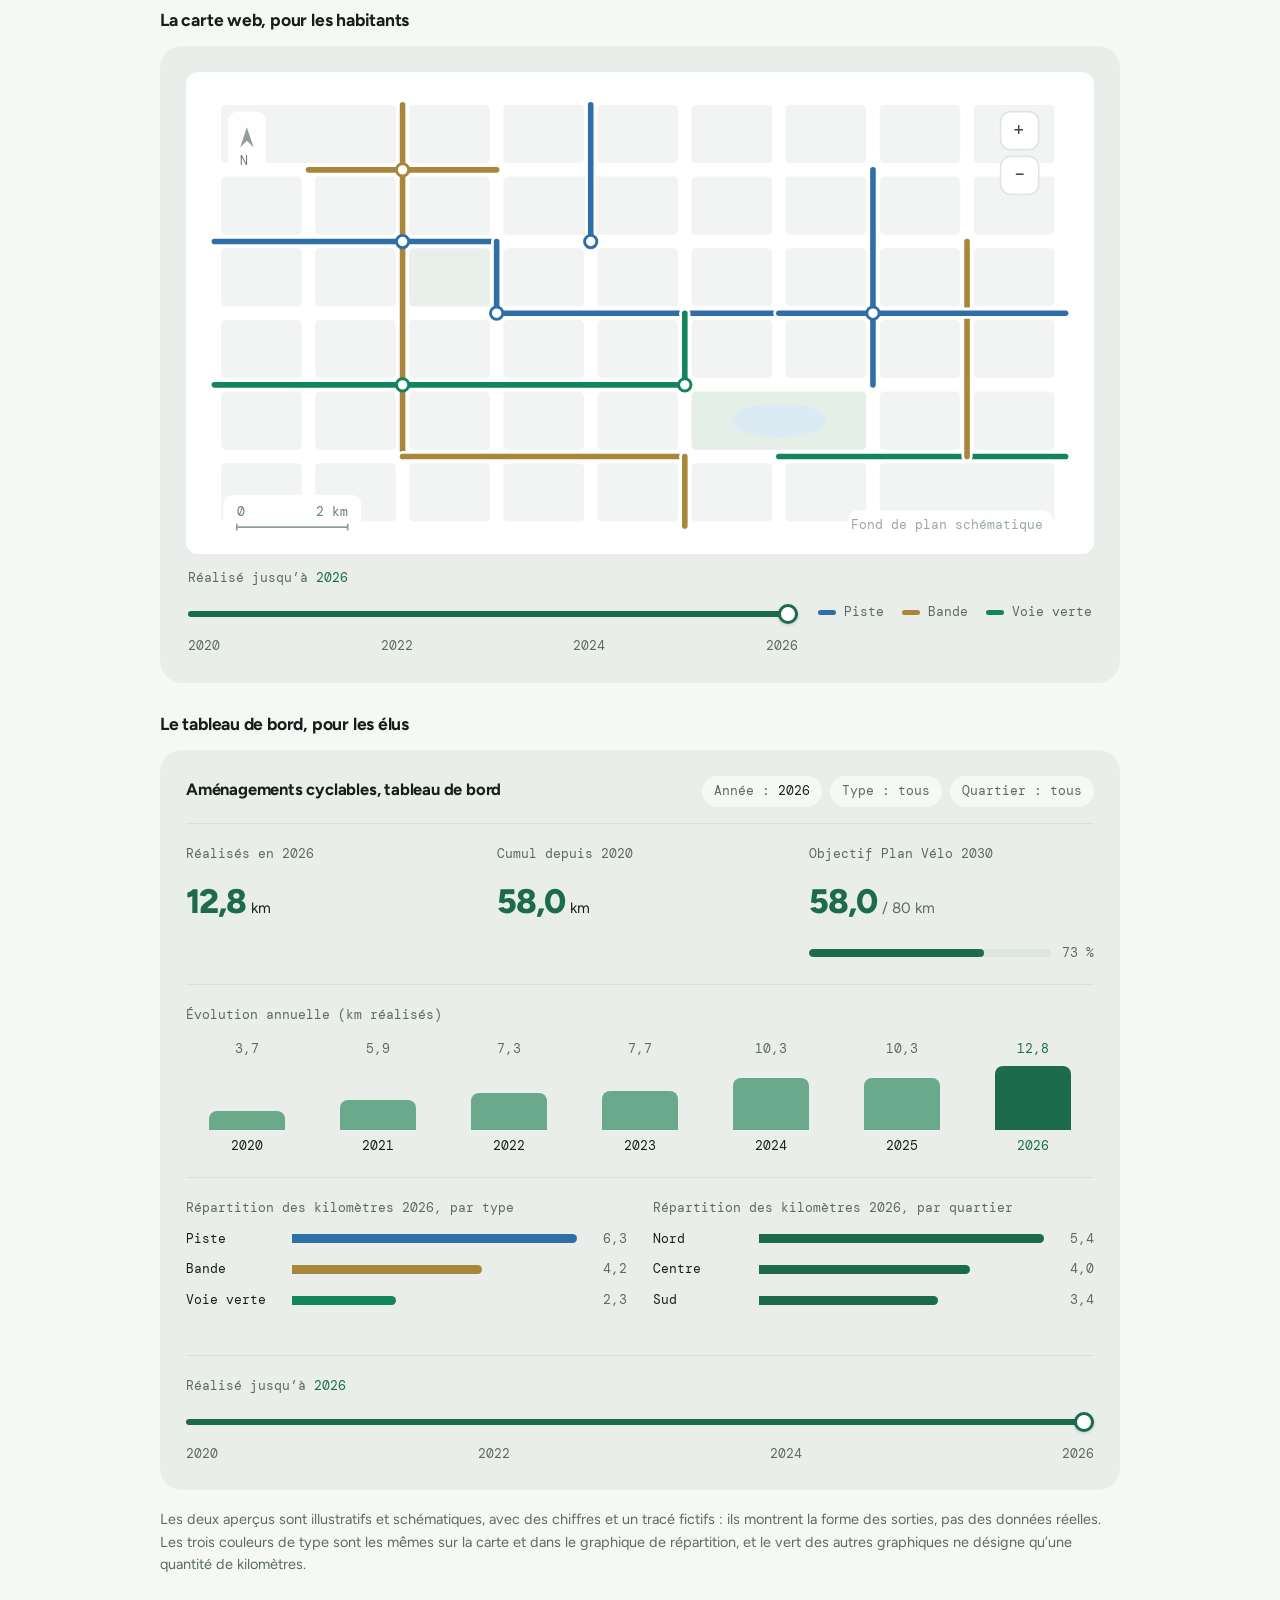
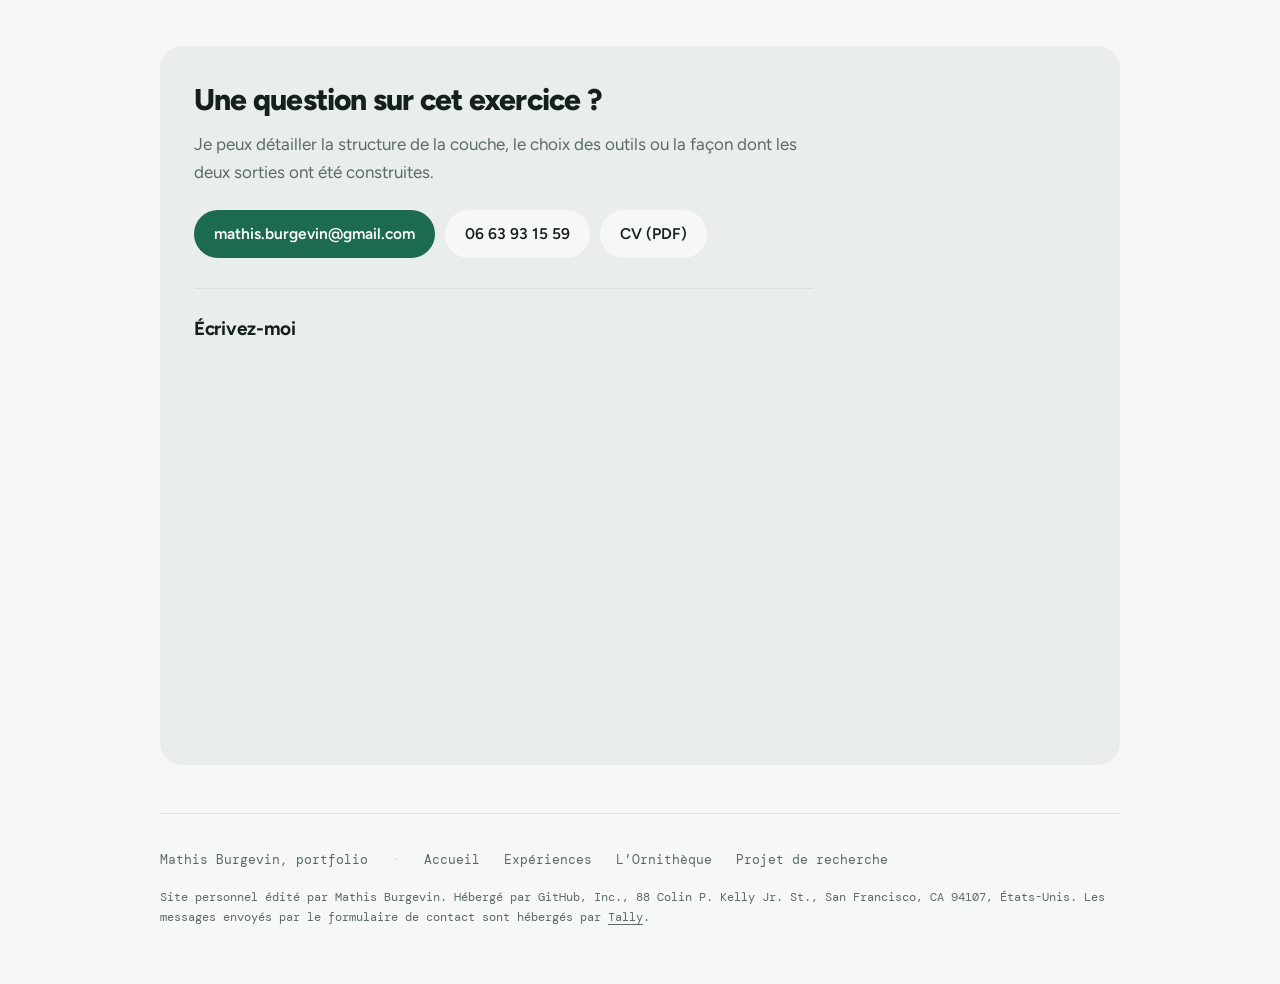
<file: etude-de-cas.html>
<!DOCTYPE html>
<html lang="fr">
<head>
<meta charset="utf-8">
<meta name="viewport" content="width=device-width, initial-scale=1">
<title>Étude de cas, suivi des aménagements cyclables – Mathis Burgevin</title>
<link rel="icon" type="image/svg+xml" href="favicon.svg">
<link rel="apple-touch-icon" href="apple-touch-icon.png">
<meta name="description" content="Étude de cas reçue en présélection d’une collectivité&nbsp;: suivre les aménagements cyclables réalisés chaque année et produire un tableau de bord pour les élus. Ma réponse en quatre étapes et les deux sorties qui en découlent.">
<meta property="og:type" content="article">
<meta property="og:site_name" content="Mathis Burgevin">
<meta property="og:title" content="Étude de cas, suivi des aménagements cyclables">
<meta property="og:description" content="Exercice reçu en présélection d’une collectivité&nbsp;: ma réponse en quatre étapes, la carte web et le tableau de bord qui en découlent.">
<meta property="og:url" content="https://mathiiis7.github.io/portfolio/etude-de-cas.html">
<meta property="og:image" content="https://mathiiis7.github.io/portfolio/og-cover.png">
<meta property="og:image:width" content="1200">
<meta property="og:image:height" content="630">
<meta property="og:locale" content="fr_FR">
<meta name="twitter:card" content="summary_large_image">
<meta name="theme-color" content="#f6f8f6">
<script>document.documentElement.className+=" js";setTimeout(function(){if(!window.revealPret)document.documentElement.className+=" sans-reveal";},3000);</script>
<link rel="preload" href="polices/figtree-latin.woff2" as="font" type="font/woff2" crossorigin>
<link rel="preload" href="polices/dm-mono-latin.woff2" as="font" type="font/woff2" crossorigin>
<link rel="stylesheet" href="style.css">
</head>
<body>
<a class="saut" href="#contenu">Aller au contenu</a>

<nav class="nav">
  <div class="nav__shell">
  <div class="nav__in">
    <a class="nav__mark" href="index.html">Mathis Burgevin</a>
    <div class="nav__links">
      <a href="index.html">Accueil</a>
      <a href="experiences.html">Expériences</a>
      <a href="ornitheque.html">L’Ornithèque</a>
      <a href="dater-le-bati.html"><span class="nav__long">Projet de recherche</span><span class="nav__court">Recherche</span></a>
    </div>
    <a class="nav__cta" href="#contact">Me contacter</a>
  </div>
  </div>
</nav>

<main class="sheet" id="contenu" tabindex="-1">

  <header class="hero reveal">
    <h1 class="title">Étude de cas, suivi des aménagements cyclables</h1>
    <p class="lead">Un exercice reçu en présélection, à la suite d’une candidature.</p>
  </header>

  <section class="section reveal">
    <div class="section__head">
      <h2 class="section__title">L’énoncé reçu</h2>
      <span class="section__rule"></span>
    </div>
    <div class="prompt">
      «&nbsp;La Ville souhaite publier une carte interactive permettant de suivre les aménagements cyclables réalisés chaque année et de produire un tableau de bord pour les élus. Décrivez les principales étapes que vous mettriez en œuvre, les outils utilisés, et les éléments les plus importants pour garantir la réussite du projet. La réponse est attendue en 20 lignes maximum. Vous pouvez illustrer schématiquement votre réponse.&nbsp;»
    </div>
  </section>

  <section class="section reveal">
    <div class="section__head">
      <h2 class="section__title">Ma réponse</h2>
      <span class="section__count">4 étapes</span>
      <span class="section__rule"></span>
    </div>
    <div class="steps">
      <div class="step">
        <span class="step__n">1</span>
        <p class="step__k">Cadrer le besoin avec les services</p>
        <p>Savoir exactement ce qu’on veut suivre&nbsp;: le linéaire réalisé chaque année, le type d’aménagement, le quartier, éventuellement le coût. Et ce que les élus attendent de leur côté, qui n’est pas forcément la même chose. Tout ce qui vient ensuite dépend de ce cadrage, autant le faire avant de produire quoi que ce soit.</p>
      </div>
      <div class="step">
        <span class="step__n">2</span>
        <p class="step__k">Construire une couche unique, proprement structurée</p>
        <p>Je préparerais la couche des aménagements cyclables sous QGIS ou ArcGIS, en partant autant que possible des référentiels et des données déjà disponibles à la Ville, autour de quatre champs&nbsp;: année de réalisation, type, longueur, statut. Le quartier, lui, se déduit de la position de chaque tronçon. Publiée comme couche hébergée sur ArcGIS Online, elle sert ensuite de base commune à la carte et au tableau de bord.</p>
      </div>
      <div class="step">
        <span class="step__n">3</span>
        <p class="step__k">En tirer deux sorties, pour deux publics</p>
        <p>Pour les habitants, une carte web sous ArcGIS Online, avec un filtre par année et une symbologie qui distingue les types d’aménagement&nbsp;: piste, bande, voie verte. Pour les élus, un tableau de bord en ligne, avec les kilomètres réalisés dans l’année et le cumul depuis le début, la répartition par type et par quartier pour vérifier que le territoire se développe de façon équilibrée, et le budget engagé si la donnée existe.</p>
      </div>
      <div class="step">
        <span class="step__n">4</span>
        <p class="step__k">Décider qui tient la donnée à jour, et quand</p>
        <p>C’est ce qui décide de la réussite&nbsp;: un suivi annuel ne vaut que si la donnée est tenue. Il faut donc savoir dès le début qui la met à jour et à quel moment, par exemple à chaque fin d’année. Et laisser un document derrière soi, pour que quelqu’un d’autre puisse reprendre le suivi.</p>
      </div>
    </div>
  </section>

  <section class="section reveal">
    <div class="section__head">
      <h2 class="section__title">Les deux sorties, à quoi elles ressembleraient</h2>
      <span class="section__count">aperçus</span>
      <span class="section__rule"></span>
    </div>

    <p class="hint">Les deux aperçus sont reliés&nbsp;: déplacez l’un des deux curseurs d’années, le tracé et les chiffres suivent ensemble.</p>

    <div class="deliverable" data-annee-scope>
      <p class="deliverable__k"><b>La carte web, pour les habitants</b></p>
      <div class="webmap">
        <div class="webmap__frame">
          <svg viewBox="0 0 800 420" role="img" aria-label="Aperçu schématique de la carte web&nbsp;: une trame serrée d’îlots urbains, un parc avec un plan d’eau, un square, et le réseau cyclable réalisé, coloré selon le type d’aménagement.">
            <rect width="800" height="420" fill="#ffffff"></rect>

            <g fill="#f1f4f2">
              <rect x="26" y="24" width="156" height="52" rx="4"></rect>
              <rect x="194" y="24" width="72" height="52" rx="4"></rect>
              <rect x="278" y="24" width="72" height="52" rx="4"></rect>
              <rect x="362" y="24" width="72" height="52" rx="4"></rect>
              <rect x="446" y="24" width="72" height="52" rx="4"></rect>
              <rect x="530" y="24" width="72" height="52" rx="4"></rect>
              <rect x="614" y="24" width="72" height="52" rx="4"></rect>
              <rect x="698" y="24" width="72" height="52" rx="4"></rect>
              <rect x="26" y="88" width="72" height="52" rx="4"></rect>
              <rect x="110" y="88" width="72" height="52" rx="4"></rect>
              <rect x="194" y="88" width="72" height="52" rx="4"></rect>
              <rect x="278" y="88" width="156" height="52" rx="4"></rect>
              <rect x="446" y="88" width="72" height="52" rx="4"></rect>
              <rect x="530" y="88" width="72" height="52" rx="4"></rect>
              <rect x="614" y="88" width="72" height="52" rx="4"></rect>
              <rect x="698" y="88" width="72" height="52" rx="4"></rect>
              <rect x="26" y="152" width="72" height="52" rx="4"></rect>
              <rect x="110" y="152" width="72" height="52" rx="4"></rect>
              <rect x="278" y="152" width="72" height="52" rx="4"></rect>
              <rect x="362" y="152" width="72" height="52" rx="4"></rect>
              <rect x="446" y="152" width="72" height="52" rx="4"></rect>
              <rect x="530" y="152" width="72" height="52" rx="4"></rect>
              <rect x="614" y="152" width="72" height="52" rx="4"></rect>
              <rect x="698" y="152" width="72" height="52" rx="4"></rect>
              <rect x="26" y="216" width="72" height="52" rx="4"></rect>
              <rect x="110" y="216" width="72" height="52" rx="4"></rect>
              <rect x="194" y="216" width="72" height="52" rx="4"></rect>
              <rect x="278" y="216" width="72" height="52" rx="4"></rect>
              <rect x="362" y="216" width="72" height="52" rx="4"></rect>
              <rect x="446" y="216" width="72" height="52" rx="4"></rect>
              <rect x="530" y="216" width="72" height="52" rx="4"></rect>
              <rect x="614" y="216" width="72" height="52" rx="4"></rect>
              <rect x="698" y="216" width="72" height="52" rx="4"></rect>
              <rect x="26" y="280" width="72" height="52" rx="4"></rect>
              <rect x="110" y="280" width="72" height="52" rx="4"></rect>
              <rect x="194" y="280" width="72" height="52" rx="4"></rect>
              <rect x="278" y="280" width="72" height="52" rx="4"></rect>
              <rect x="362" y="280" width="72" height="52" rx="4"></rect>
              <rect x="614" y="280" width="72" height="52" rx="4"></rect>
              <rect x="698" y="280" width="72" height="52" rx="4"></rect>
              <rect x="26" y="344" width="72" height="52" rx="4"></rect>
              <rect x="110" y="344" width="72" height="52" rx="4"></rect>
              <rect x="194" y="344" width="72" height="52" rx="4"></rect>
              <rect x="278" y="344" width="72" height="52" rx="4"></rect>
              <rect x="362" y="344" width="72" height="52" rx="4"></rect>
              <rect x="446" y="344" width="72" height="52" rx="4"></rect>
              <rect x="530" y="344" width="72" height="52" rx="4"></rect>
              <rect x="614" y="344" width="156" height="52" rx="4"></rect>
            </g>

            <rect x="446" y="280" width="156" height="52" rx="4" fill="#e3efe7"></rect>
            <ellipse cx="524" cy="306" rx="42" ry="15" fill="#dcebf3"></ellipse>
            <rect x="194" y="152" width="72" height="52" rx="4" fill="#e9f0eb"></rect>

            <g class="troncons">
              <g class="troncon" data-annee="2020">
                <path d="M188 24 L188 146" fill="none" stroke="#ffffff" stroke-width="10" stroke-linecap="round" stroke-linejoin="round"></path>
                <path d="M188 24 L188 146" fill="none" stroke="#a8863a" stroke-width="5" stroke-linecap="round" stroke-linejoin="round"></path>
              </g>
              <g class="troncon" data-annee="2025">
                <path d="M20 146 L272 146" fill="none" stroke="#ffffff" stroke-width="10" stroke-linecap="round" stroke-linejoin="round"></path>
                <path d="M20 146 L272 146" fill="none" stroke="#2f6fa8" stroke-width="5" stroke-linecap="round" stroke-linejoin="round"></path>
              </g>
              <g class="troncon" data-annee="2021">
                <path d="M20 274 L188 274" fill="none" stroke="#ffffff" stroke-width="10" stroke-linecap="round" stroke-linejoin="round"></path>
                <path d="M20 274 L188 274" fill="none" stroke="#12855c" stroke-width="5" stroke-linecap="round" stroke-linejoin="round"></path>
              </g>
              <g class="troncon" data-annee="2022">
                <path d="M188 146 L188 338" fill="none" stroke="#ffffff" stroke-width="10" stroke-linecap="round" stroke-linejoin="round"></path>
                <path d="M188 146 L188 338" fill="none" stroke="#a8863a" stroke-width="5" stroke-linecap="round" stroke-linejoin="round"></path>
              </g>
              <g class="troncon" data-annee="2022">
                <path d="M104 82 L272 82" fill="none" stroke="#ffffff" stroke-width="10" stroke-linecap="round" stroke-linejoin="round"></path>
                <path d="M104 82 L272 82" fill="none" stroke="#a8863a" stroke-width="5" stroke-linecap="round" stroke-linejoin="round"></path>
              </g>
              <g class="troncon" data-annee="2023">
                <path d="M272 146 L272 210 L524 210" fill="none" stroke="#ffffff" stroke-width="10" stroke-linecap="round" stroke-linejoin="round"></path>
                <path d="M272 146 L272 210 L524 210" fill="none" stroke="#2f6fa8" stroke-width="5" stroke-linecap="round" stroke-linejoin="round"></path>
              </g>
              <g class="troncon" data-annee="2024">
                <path d="M524 338 L780 338" fill="none" stroke="#ffffff" stroke-width="10" stroke-linecap="round" stroke-linejoin="round"></path>
                <path d="M524 338 L780 338" fill="none" stroke="#12855c" stroke-width="5" stroke-linecap="round" stroke-linejoin="round"></path>
              </g>
              <g class="troncon" data-annee="2021">
                <path d="M356 24 L356 146" fill="none" stroke="#ffffff" stroke-width="10" stroke-linecap="round" stroke-linejoin="round"></path>
                <path d="M356 24 L356 146" fill="none" stroke="#2f6fa8" stroke-width="5" stroke-linecap="round" stroke-linejoin="round"></path>
              </g>
              <g class="troncon" data-annee="2024">
                <path d="M188 338 L440 338" fill="none" stroke="#ffffff" stroke-width="10" stroke-linecap="round" stroke-linejoin="round"></path>
                <path d="M188 338 L440 338" fill="none" stroke="#a8863a" stroke-width="5" stroke-linecap="round" stroke-linejoin="round"></path>
              </g>
              <g class="troncon" data-annee="2020">
                <path d="M440 338 L440 400" fill="none" stroke="#ffffff" stroke-width="10" stroke-linecap="round" stroke-linejoin="round"></path>
                <path d="M440 338 L440 400" fill="none" stroke="#a8863a" stroke-width="5" stroke-linecap="round" stroke-linejoin="round"></path>
              </g>
              <g class="troncon" data-annee="2026">
                <path d="M692 146 L692 338" fill="none" stroke="#ffffff" stroke-width="10" stroke-linecap="round" stroke-linejoin="round"></path>
                <path d="M692 146 L692 338" fill="none" stroke="#a8863a" stroke-width="5" stroke-linecap="round" stroke-linejoin="round"></path>
              </g>
              <g class="troncon" data-annee="2026">
                <path d="M188 274 L440 274" fill="none" stroke="#ffffff" stroke-width="10" stroke-linecap="round" stroke-linejoin="round"></path>
                <path d="M188 274 L440 274" fill="none" stroke="#12855c" stroke-width="5" stroke-linecap="round" stroke-linejoin="round"></path>
              </g>
              <g class="troncon" data-annee="2025">
                <path d="M524 210 L780 210" fill="none" stroke="#ffffff" stroke-width="10" stroke-linecap="round" stroke-linejoin="round"></path>
                <path d="M524 210 L780 210" fill="none" stroke="#2f6fa8" stroke-width="5" stroke-linecap="round" stroke-linejoin="round"></path>
              </g>
              <g class="troncon" data-annee="2026">
                <path d="M608 82 L608 274" fill="none" stroke="#ffffff" stroke-width="10" stroke-linecap="round" stroke-linejoin="round"></path>
                <path d="M608 82 L608 274" fill="none" stroke="#2f6fa8" stroke-width="5" stroke-linecap="round" stroke-linejoin="round"></path>
              </g>
              <g class="troncon" data-annee="2023">
                <path d="M440 274 L440 210" fill="none" stroke="#ffffff" stroke-width="10" stroke-linecap="round" stroke-linejoin="round"></path>
                <path d="M440 274 L440 210" fill="none" stroke="#12855c" stroke-width="5" stroke-linecap="round" stroke-linejoin="round"></path>
              </g>
              <g class="troncon" data-annee="2025"><circle cx="188" cy="146" r="5.5" fill="#ffffff" stroke="#2f6fa8" stroke-width="2.6"></circle></g>
              <g class="troncon" data-annee="2022"><circle cx="188" cy="82" r="5.5" fill="#ffffff" stroke="#a8863a" stroke-width="2.6"></circle></g>
              <g class="troncon" data-annee="2023"><circle cx="272" cy="210" r="5.5" fill="#ffffff" stroke="#2f6fa8" stroke-width="2.6"></circle></g>
              <g class="troncon" data-annee="2021"><circle cx="356" cy="146" r="5.5" fill="#ffffff" stroke="#2f6fa8" stroke-width="2.6"></circle></g>
              <g class="troncon" data-annee="2026"><circle cx="188" cy="274" r="5.5" fill="#ffffff" stroke="#12855c" stroke-width="2.6"></circle></g>
              <g class="troncon" data-annee="2026"><circle cx="608" cy="210" r="5.5" fill="#ffffff" stroke="#2f6fa8" stroke-width="2.6"></circle></g>
              <g class="troncon" data-annee="2026"><circle cx="440" cy="274" r="5.5" fill="#ffffff" stroke="#12855c" stroke-width="2.6"></circle></g>
            </g>

            <g class="carte-ui" font-family="DM Mono, monospace" font-size="12" fill="#6b7d74">
              <rect x="32" y="30" width="34" height="52" rx="9" fill="#ffffff" opacity=".92"></rect>
              <path d="M43 62 L49 44 L55 62 L49 56 Z" fill="#8f9e97"></path>
              <text x="43" y="78">N</text>

              <rect x="722" y="30" width="34" height="34" rx="9" fill="#ffffff" stroke="#dfe6e1" stroke-width="1.5"></rect>
              <text x="733" y="52" font-size="17" fill="#3d4a44">+</text>
              <rect x="722" y="70" width="34" height="34" rx="9" fill="#ffffff" stroke="#dfe6e1" stroke-width="1.5"></rect>
              <text x="734" y="92" font-size="17" fill="#3d4a44">–</text>

              <rect x="28" y="372" width="123" height="36" rx="9" fill="#ffffff" opacity=".92"></rect>
              <path d="M40 404 L40 398 L40 401 L139 401 L139 398 L139 404" stroke="#8f9e97" stroke-width="1.5" fill="none"></path>
              <text x="40" y="391">0</text>
              <text x="139" y="391" text-anchor="end">2 km</text>

              <rect x="586" y="386" width="182" height="24" rx="8" fill="#ffffff" opacity=".92"></rect>
              <text x="760" y="403" text-anchor="end" fill="#9aa8a1">Fond de plan schématique</text>
            </g>
          </svg>
        </div>
        <div class="webmap__bar">
          <div class="webmap__years">
            <label class="webmap__lab" for="annee">Réalisé jusqu’à <b class="annee-lue">2026</b></label>
            <input class="webmap__range" id="annee" type="range" min="2020" max="2026" step="1" value="2026" aria-label="Année affichée sur la carte">
            <div class="webmap__ticks" aria-hidden="true">
              <span>2020</span><span>2022</span><span>2024</span><span>2026</span>
            </div>
          </div>
          <div class="webkey">
            <span><i style="background:#2f6fa8"></i>Piste</span>
            <span><i style="background:#a8863a"></i>Bande</span>
            <span><i style="background:#12855c"></i>Voie verte</span>
          </div>
        </div>
      </div>
    </div>

    <div class="deliverable">
      <p class="deliverable__k"><b>Le tableau de bord, pour les élus</b></p>
      <div class="dash">
        <div class="dash__head">
          <span class="dash__title">Aménagements cyclables, tableau de bord</span>
          <div class="dash__filters">
            <span class="dash__filter">Année&nbsp;: <b id="f-annee">2026</b></span>
            <span class="dash__filter">Type&nbsp;: tous</span>
            <span class="dash__filter">Quartier&nbsp;: tous</span>
          </div>
        </div>
        <div class="dash__row dash__row-3">
          <div>
            <div class="dash__k">Réalisés en <span id="k-annee">2026</span></div>
            <div class="dash__big"><strong id="v-annuel">12,8</strong>km</div>
          </div>
          <div>
            <div class="dash__k">Cumul depuis 2020</div>
            <div class="dash__big"><strong id="v-cumul">58,0</strong>km</div>
          </div>
          <div>
            <div class="dash__k">Objectif Plan Vélo 2030</div>
            <div class="dash__big"><strong id="v-cumul-2">58,0</strong><span class="dash__of">/ 80 km</span></div>
            <div class="dash__prog"><div class="dash__track"><div class="dash__fill" id="v-fill" style="width:72.5%"></div></div><span class="dash__pct" id="v-pct">73 %</span></div>
          </div>
        </div>
        <div class="dash__row">
          <div>
            <div class="dash__k">Évolution annuelle (km réalisés)</div>
            <div class="dash__years" id="colonnes">
              <div class="dash__year" data-annee="2020"><span class="dash__year-v">3,7</span><div class="dash__year-c"><div class="dash__year-b" style="height:19px"></div></div><span class="dash__year-l">2020</span></div>
              <div class="dash__year" data-annee="2021"><span class="dash__year-v">5,9</span><div class="dash__year-c"><div class="dash__year-b" style="height:30px"></div></div><span class="dash__year-l">2021</span></div>
              <div class="dash__year" data-annee="2022"><span class="dash__year-v">7,3</span><div class="dash__year-c"><div class="dash__year-b" style="height:37px"></div></div><span class="dash__year-l">2022</span></div>
              <div class="dash__year" data-annee="2023"><span class="dash__year-v">7,7</span><div class="dash__year-c"><div class="dash__year-b" style="height:39px"></div></div><span class="dash__year-l">2023</span></div>
              <div class="dash__year" data-annee="2024"><span class="dash__year-v">10,3</span><div class="dash__year-c"><div class="dash__year-b" style="height:52px"></div></div><span class="dash__year-l">2024</span></div>
              <div class="dash__year" data-annee="2025"><span class="dash__year-v">10,3</span><div class="dash__year-c"><div class="dash__year-b" style="height:52px"></div></div><span class="dash__year-l">2025</span></div>
              <div class="dash__year is-now" data-annee="2026"><span class="dash__year-v">12,8</span><div class="dash__year-c"><div class="dash__year-b" style="height:64px"></div></div><span class="dash__year-l">2026</span></div>
            </div>
          </div>
        </div>
        <div class="dash__row dash__row-2">
          <div>
            <div class="dash__k">Répartition des kilomètres <span class="annee-lue">2026</span>, par type</div>
            <div class="dash__bar"><span class="dash__bar-l">Piste</span><span class="dash__bar-f" id="b-piste" style="width:100%;background:#2f6fa8"></span><span class="dash__bar-v" id="v-piste">6,3</span></div>
            <div class="dash__bar"><span class="dash__bar-l">Bande</span><span class="dash__bar-f" id="b-bande" style="width:67%;background:#a8863a"></span><span class="dash__bar-v" id="v-bande">4,2</span></div>
            <div class="dash__bar"><span class="dash__bar-l">Voie verte</span><span class="dash__bar-f" id="b-voie" style="width:37%;background:#12855c"></span><span class="dash__bar-v" id="v-voie">2,3</span></div>
          </div>
          <div>
            <div class="dash__k">Répartition des kilomètres <span class="annee-lue">2026</span>, par quartier</div>
            <div class="dash__bar"><span class="dash__bar-l">Nord</span><span class="dash__bar-f" id="b-nord" style="width:100%"></span><span class="dash__bar-v" id="v-nord">5,4</span></div>
            <div class="dash__bar"><span class="dash__bar-l">Centre</span><span class="dash__bar-f" id="b-centre" style="width:74%"></span><span class="dash__bar-v" id="v-centre">4,0</span></div>
            <div class="dash__bar"><span class="dash__bar-l">Sud</span><span class="dash__bar-f" id="b-sud" style="width:63%"></span><span class="dash__bar-v" id="v-sud">3,4</span></div>
          </div>
        </div>
        <div class="dash__annees">
          <div class="webmap__years">
            <label class="webmap__lab" for="annee-dash">Réalisé jusqu’à <b class="annee-lue">2026</b></label>
            <input class="webmap__range" id="annee-dash" type="range" min="2020" max="2026" step="1" value="2026" aria-label="Année affichée sur le tableau de bord">
            <div class="webmap__ticks" aria-hidden="true">
              <span>2020</span><span>2022</span><span>2024</span><span>2026</span>
            </div>
          </div>
        </div>
      </div>
    </div>

    <p class="dash__foot">Les deux aperçus sont illustratifs et schématiques, avec des chiffres et un tracé fictifs&nbsp;: ils montrent la forme des sorties, pas des données réelles. Les trois couleurs de type sont les mêmes sur la carte et dans le graphique de répartition, et le vert des autres graphiques ne désigne qu’une quantité de kilomètres.</p>
  </section>

  <section class="close reveal" id="contact">
    <h2>Une question sur cet exercice&nbsp;?</h2>
    <p>Je peux détailler la structure de la couche, le choix des outils ou la façon dont les deux sorties ont été construites.</p>
    <div class="actions">
      <a class="btn btn--primary" href="mailto:mathis.burgevin@gmail.com">mathis.burgevin@gmail.com</a>
      <a class="btn" href="tel:+33663931559">06 63 93 15 59</a>
      <a class="btn" href="cv-mathis-burgevin.pdf" download>CV (PDF)</a>
    </div>
    <div class="message">
      <h3>Écrivez-moi</h3>
      <iframe data-tally-src="https://tally.so/embed/BE4lrQ?alignLeft=1&amp;hideTitle=1&amp;transparentBackground=1&amp;dynamicHeight=1" loading="lazy" width="100%" height="380" frameborder="0" marginheight="0" marginwidth="0" title="Écrivez-moi"></iframe>
      <noscript><p><a href="https://tally.so/r/BE4lrQ" target="_blank" rel="noopener">Ouvrir le formulaire de contact</a></p></noscript>
    </div>
  </section>

  <div class="foot">
    <span>Mathis Burgevin, portfolio</span>
    <span class="sep" aria-hidden="true">·</span>
    <a href="index.html">Accueil</a>
    <a href="experiences.html">Expériences</a>
    <a href="ornitheque.html">L’Ornithèque</a>
    <a href="dater-le-bati.html">Projet de recherche</a>
    <span class="foot__legal">Site personnel édité par Mathis Burgevin. Hébergé par GitHub, Inc., 88 Colin P. Kelly Jr. St., San Francisco, CA 94107, États-Unis. Les messages envoyés par le formulaire de contact sont hébergés par <a href="https://tally.so" target="_blank" rel="noopener">Tally</a>.</span>
  </div>

</main>

<script src="site.js" defer></script>
</body>
</html>
</file>
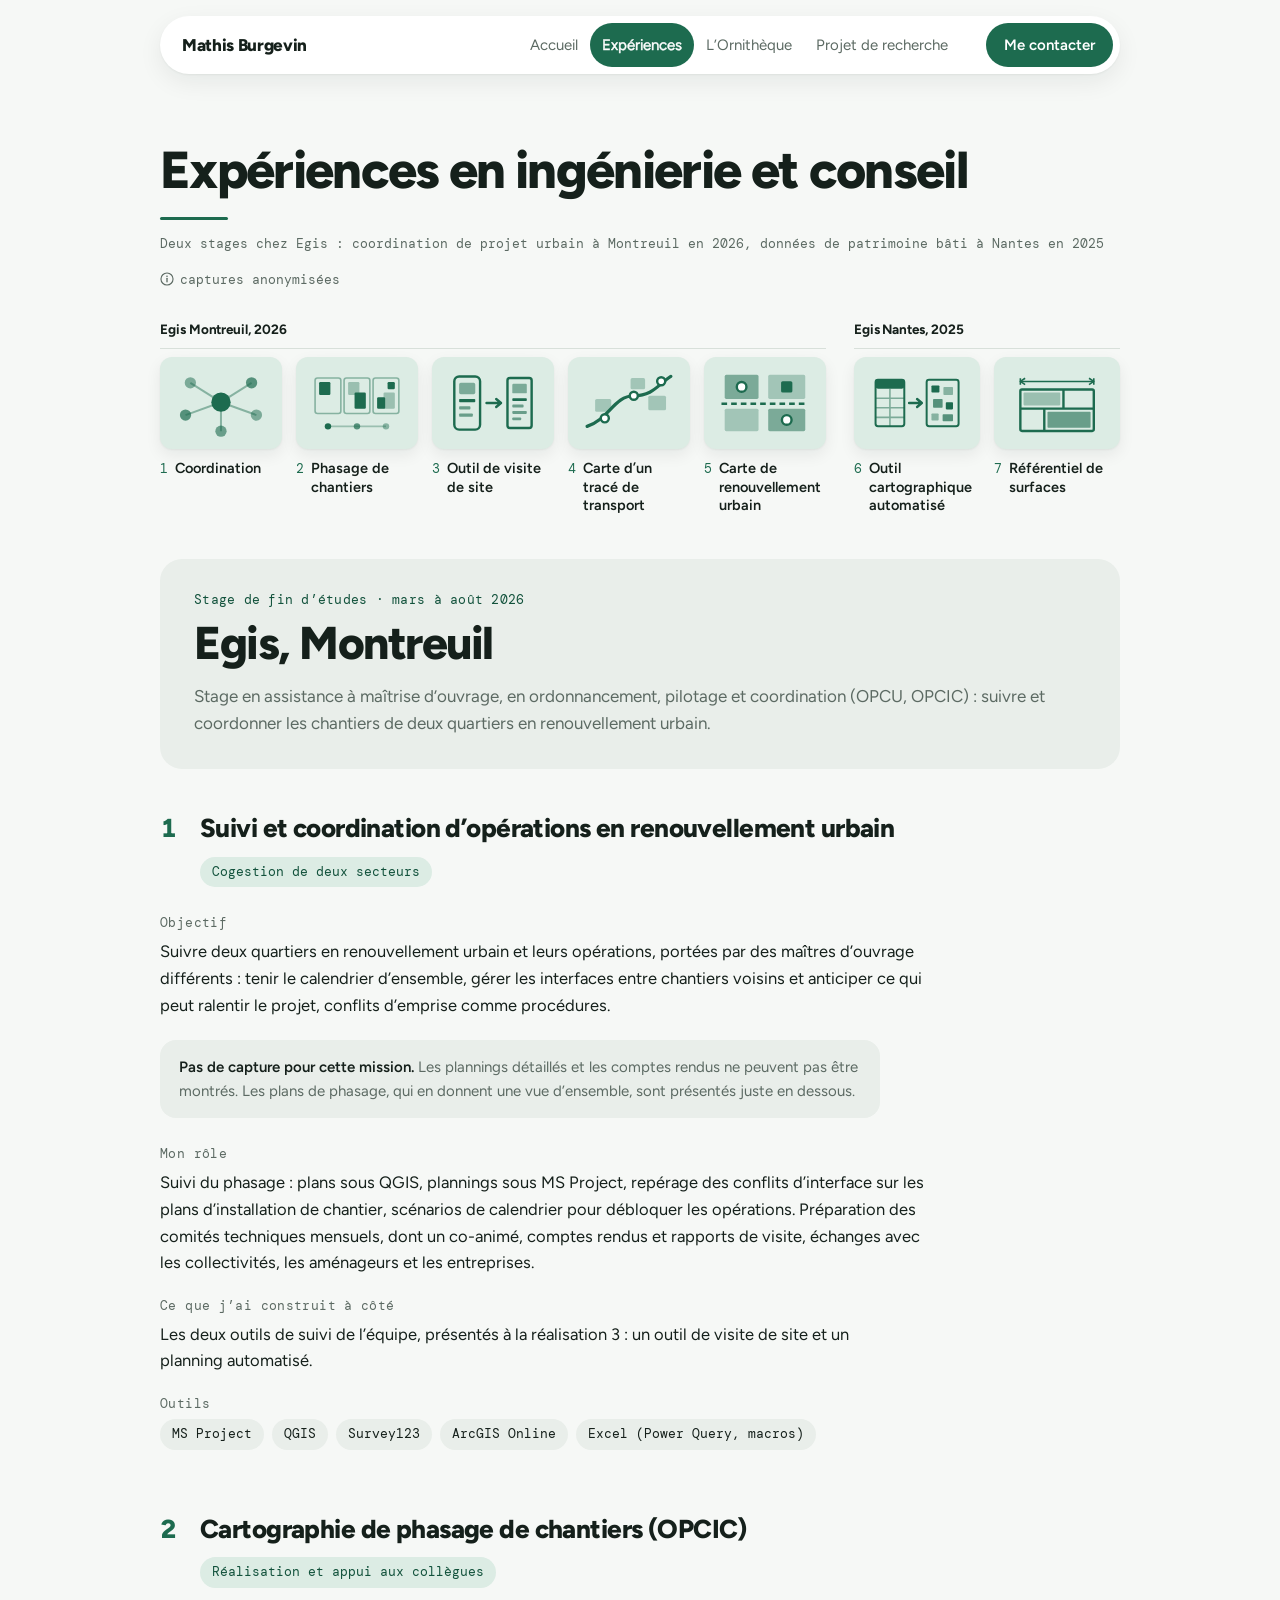
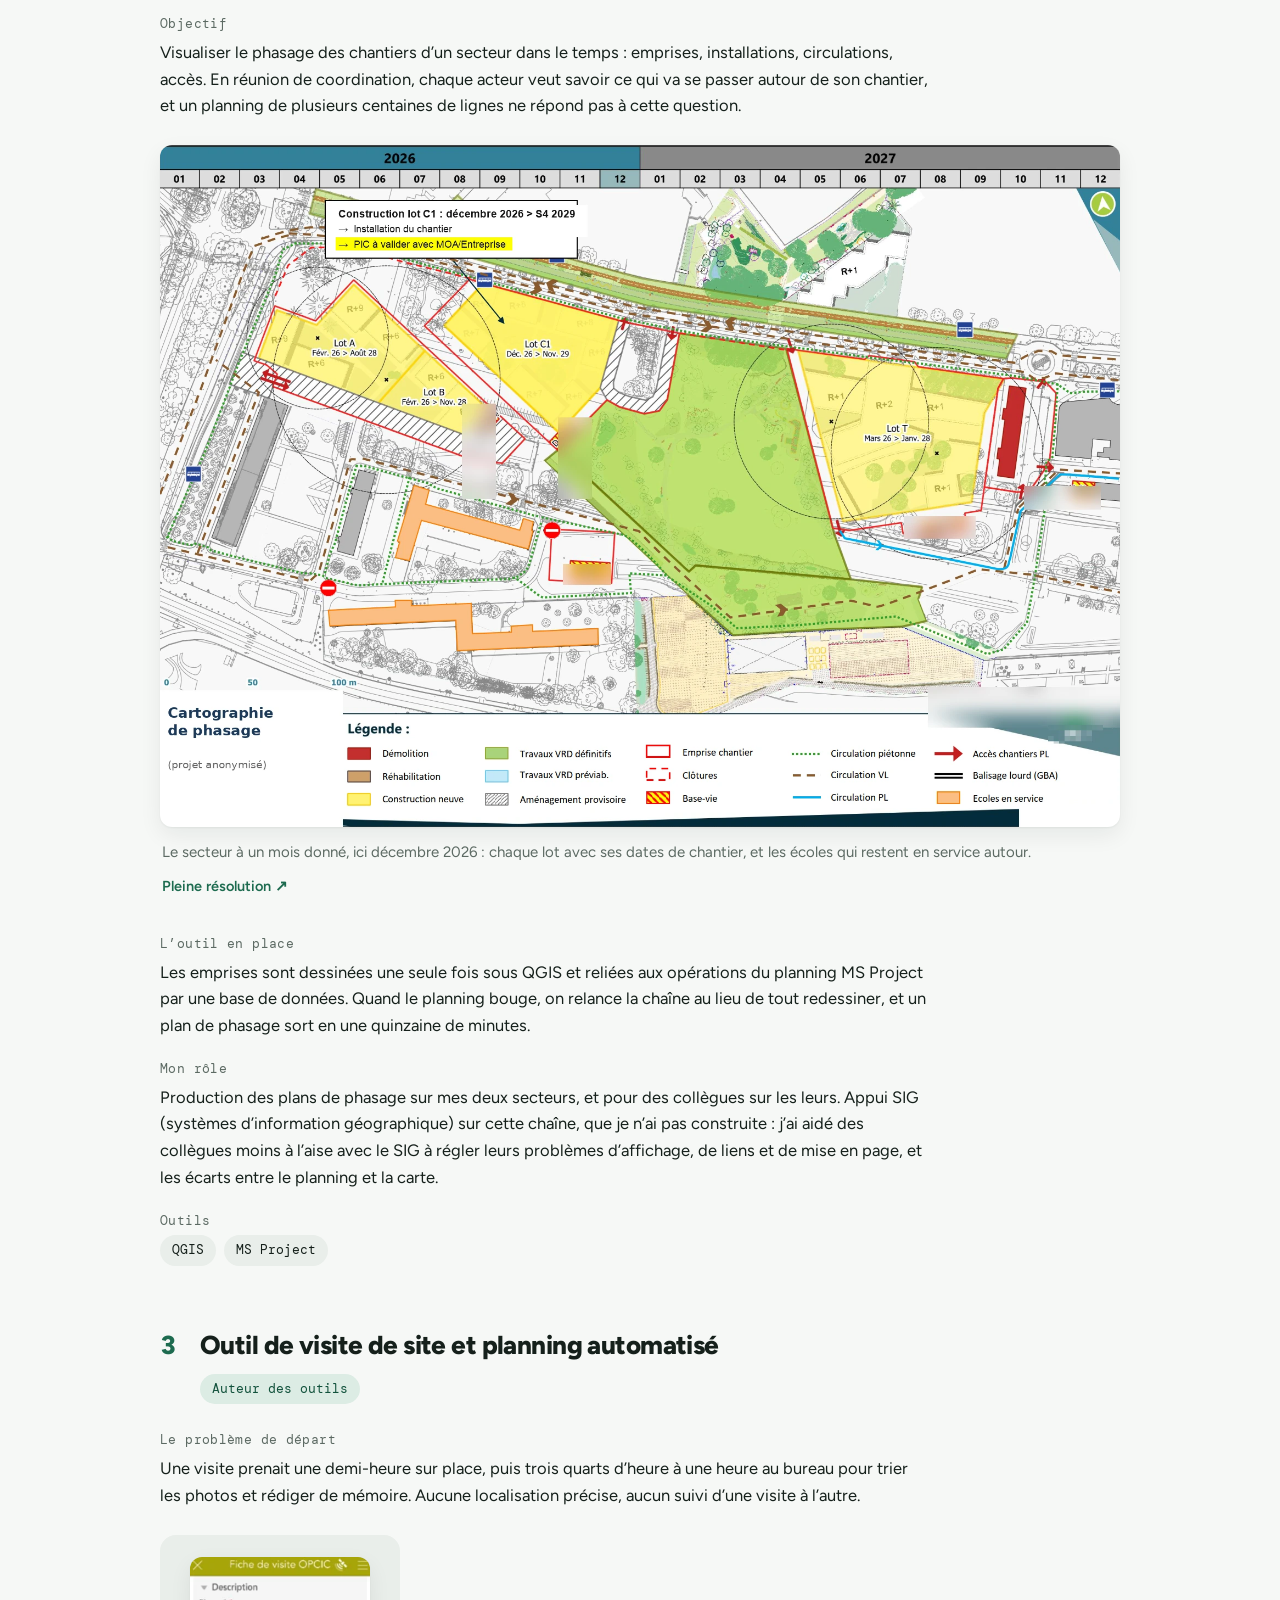
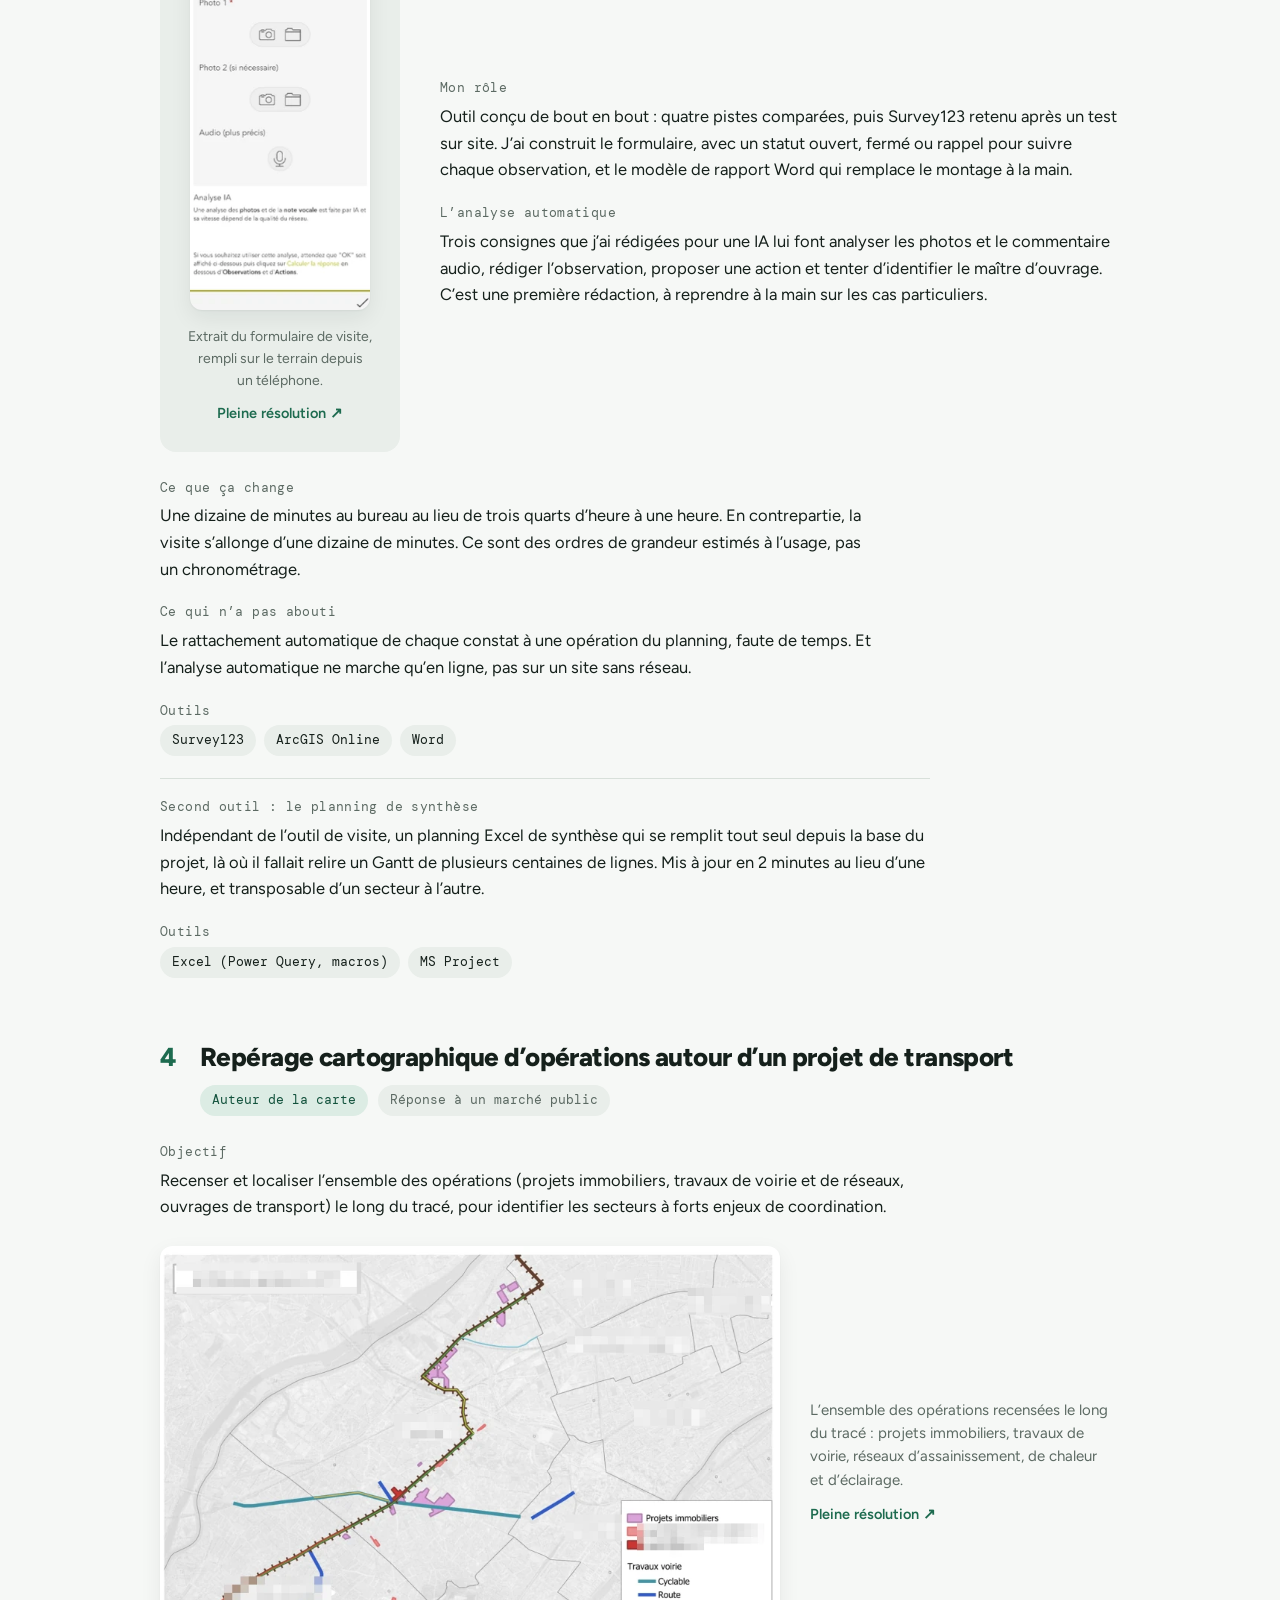
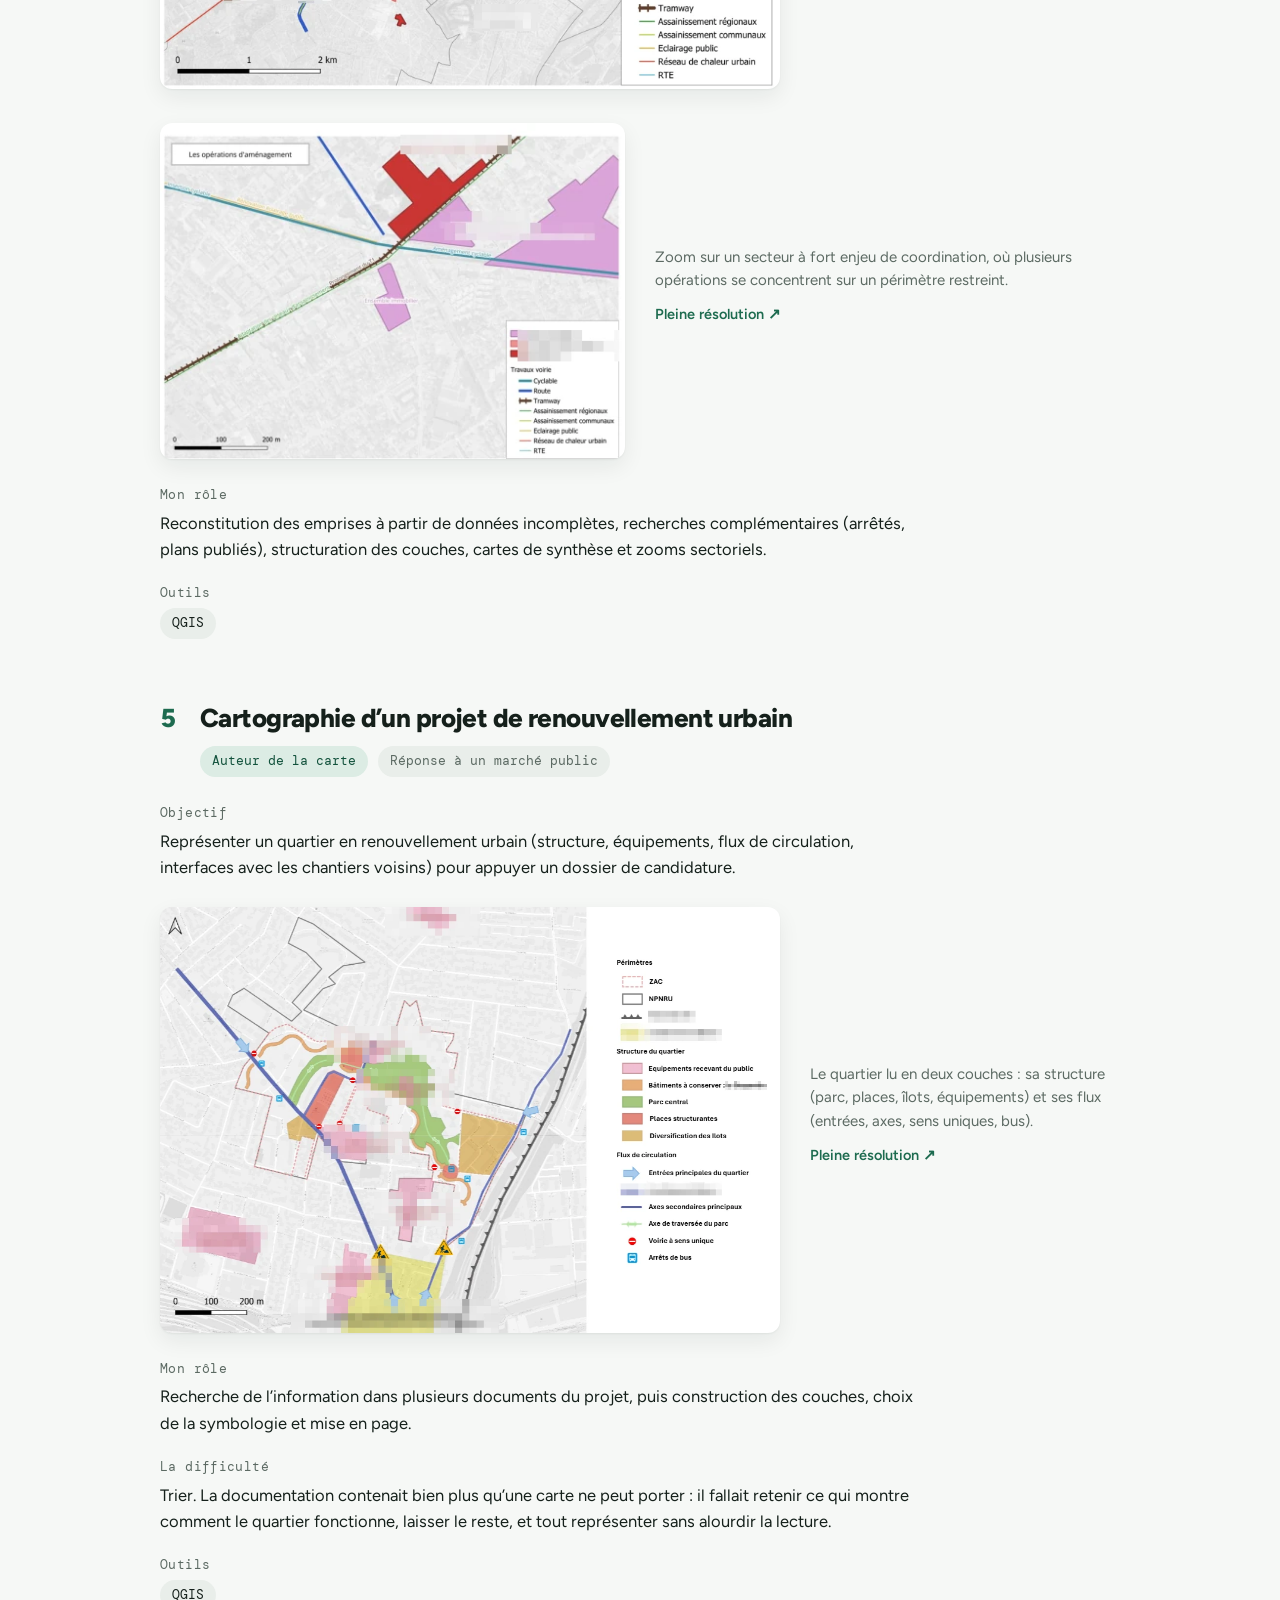
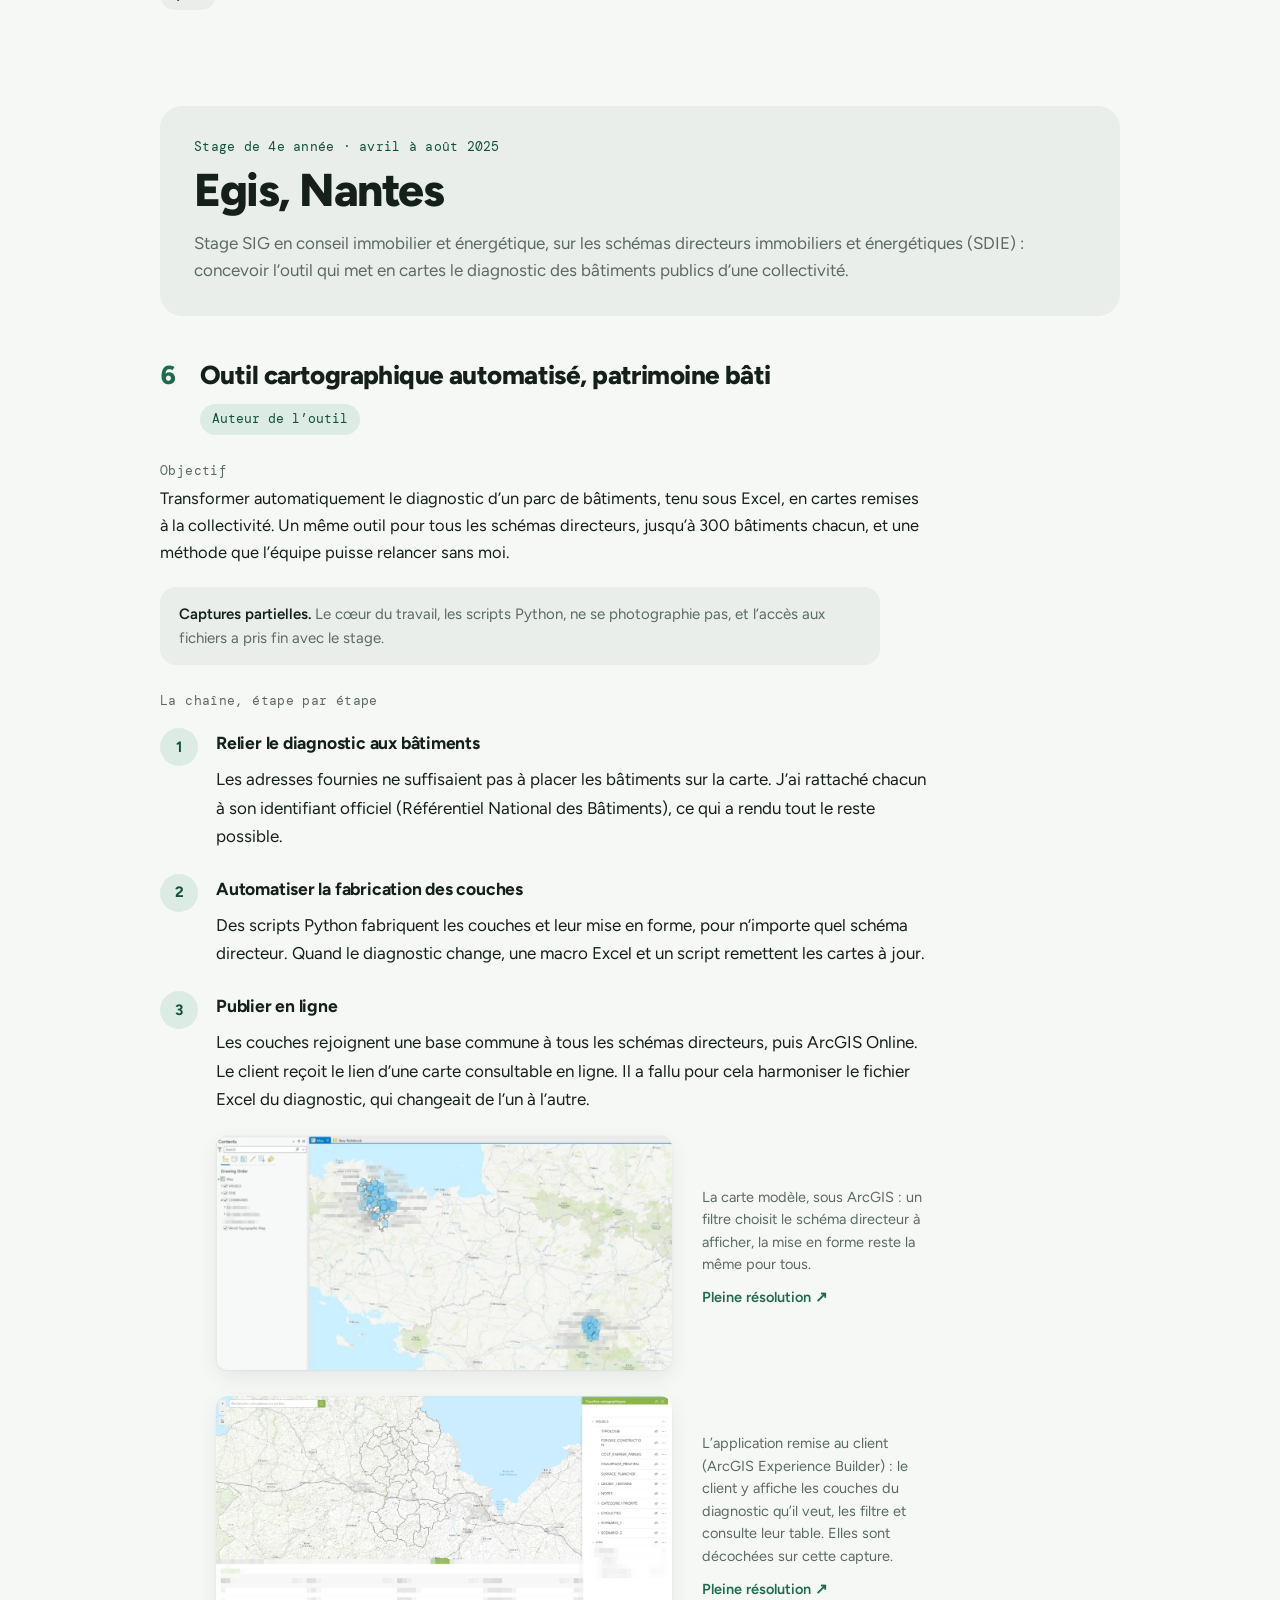
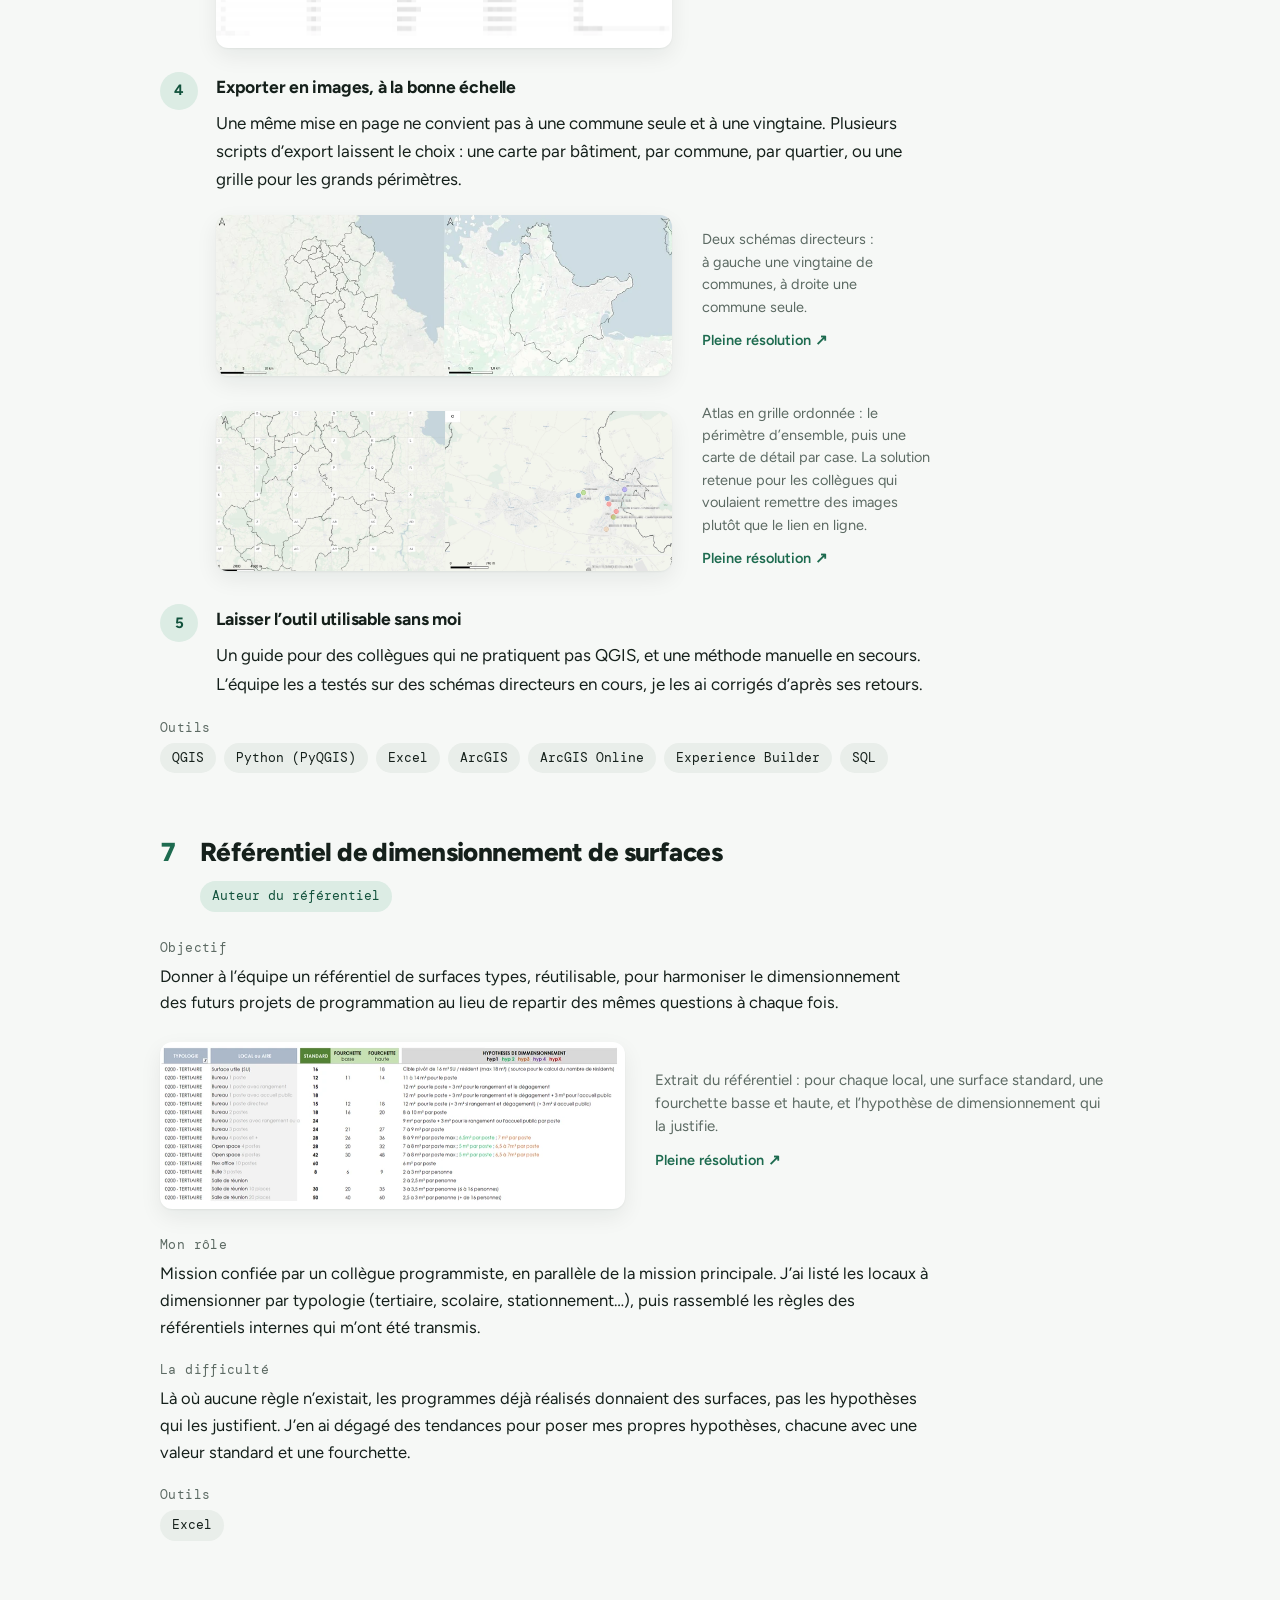
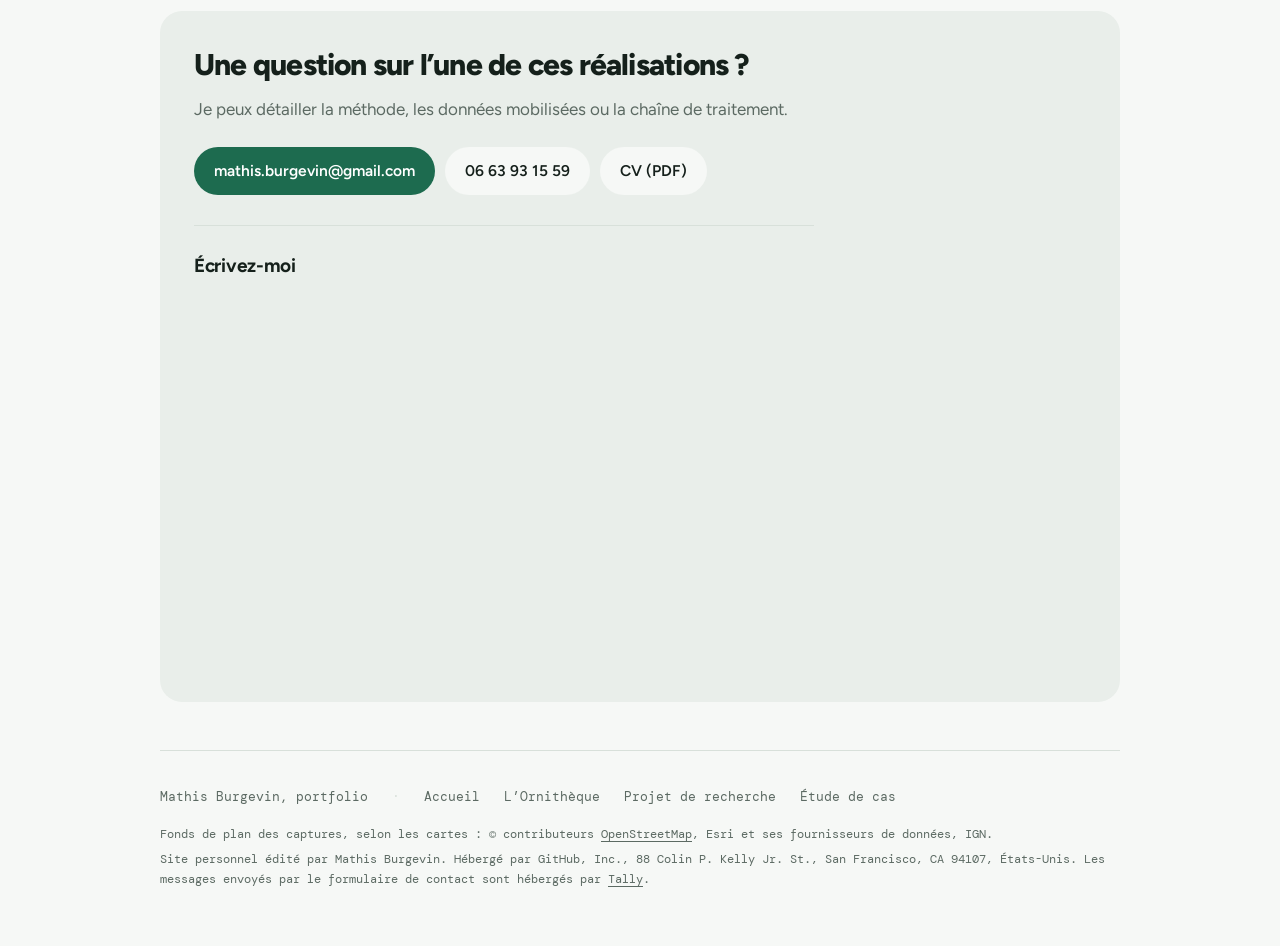
<file: experiences.html>
<!DOCTYPE html>
<html lang="fr">
<head>
<meta charset="utf-8">
<meta name="viewport" content="width=device-width, initial-scale=1">
<title>Expériences en ingénierie et conseil – Mathis Burgevin</title>
<link rel="icon" type="image/svg+xml" href="favicon.svg">
<link rel="apple-touch-icon" href="apple-touch-icon.png">
<meta name="description" content="Deux stages chez Egis, à Montreuil puis à Nantes&nbsp;: coordination d’opérations en renouvellement urbain, outil cartographique automatisé, cartographies de projets urbains, phasage de chantiers.">
<meta property="og:type" content="article">
<meta property="og:site_name" content="Mathis Burgevin">
<meta property="og:title" content="Expériences en ingénierie et conseil">
<meta property="og:description" content="Deux stages chez Egis, sept réalisations&nbsp;: coordination d’opérations, outil cartographique automatisé, cartographies urbaines, phasage de chantiers.">
<meta property="og:url" content="https://mathiiis7.github.io/portfolio/experiences.html">
<meta property="og:image" content="https://mathiiis7.github.io/portfolio/og-cover.png">
<meta property="og:image:width" content="1200">
<meta property="og:image:height" content="630">
<meta property="og:locale" content="fr_FR">
<meta name="twitter:card" content="summary_large_image">
<meta name="theme-color" content="#f6f8f6">
<script>document.documentElement.className+=" js";setTimeout(function(){if(!window.revealPret)document.documentElement.className+=" sans-reveal";},3000);</script>
<link rel="preload" href="polices/figtree-latin.woff2" as="font" type="font/woff2" crossorigin>
<link rel="preload" href="polices/dm-mono-latin.woff2" as="font" type="font/woff2" crossorigin>
<link rel="stylesheet" href="style.css">
</head>
<body>
<a class="saut" href="#contenu">Aller au contenu</a>

<nav class="nav">
  <div class="nav__shell">
  <div class="nav__in">
    <a class="nav__mark" href="index.html">Mathis Burgevin</a>
    <div class="nav__links">
      <a href="index.html">Accueil</a>
      <a href="experiences.html" aria-current="page">Expériences</a>
      <a href="ornitheque.html">L’Ornithèque</a>
      <a href="dater-le-bati.html"><span class="nav__long">Projet de recherche</span><span class="nav__court">Recherche</span></a>
    </div>
    <a class="nav__cta" href="#contact">Me contacter</a>
  </div>
  </div>
</nav>

<main class="sheet" id="contenu" tabindex="-1">

  <header class="hero reveal">
    <h1 class="title">Expériences en ingénierie et conseil</h1>
    <p class="page-sub">Deux stages chez Egis&nbsp;: coordination de projet urbain à Montreuil en 2026, données de patrimoine bâti à Nantes en 2025</p>
    <p class="sommaire__info">
      <span class="info">
        <button class="info__b" type="button" aria-expanded="false" aria-controls="info-anonymes"><svg viewBox="0 0 16 16" width="14" height="14" aria-hidden="true"><circle cx="8" cy="8" r="6.9" fill="none" stroke="currentColor" stroke-width="1.3"/><path d="M8 7.2v4" stroke="currentColor" stroke-width="1.5" stroke-linecap="round"/><circle cx="8" cy="4.9" r=".95" fill="currentColor"/></svg>captures anonymisées</button>
        <span class="info__bulle" id="info-anonymes" role="note">Les noms de clients et de bâtiments sont floutés. Le fond de plan, public, reste lisible.</span>
      </span>
    </p>
    <nav class="sommaire" aria-label="Les sept réalisations de cette page">
      <div>
        <p class="sommaire__k">Egis Montreuil, 2026</p>
        <ol class="sommaire__l">
          <li><a class="tuile" href="#coordination"><span class="tuile__img tuile__img--dessin" aria-hidden="true"><svg viewBox="0 0 120 90"><path d="M60 44L22 20" fill="none" stroke="currentColor" stroke-width="2.5" opacity=".45"/><path d="M60 44L98 20" fill="none" stroke="currentColor" stroke-width="2.5" opacity=".45"/><path d="M60 44L16 60" fill="none" stroke="currentColor" stroke-width="2.5" opacity=".45"/><path d="M60 44L104 60" fill="none" stroke="currentColor" stroke-width="2.5" opacity=".45"/><path d="M60 44L60 80" fill="none" stroke="currentColor" stroke-width="2.5" opacity=".45"/><circle cx="22" cy="20" r="7" fill="currentColor" opacity="0.5"/><circle cx="98" cy="20" r="7" fill="currentColor" opacity="0.7"/><circle cx="16" cy="60" r="7" fill="currentColor" opacity="0.7"/><circle cx="104" cy="60" r="7" fill="currentColor" opacity="0.5"/><circle cx="60" cy="80" r="7" fill="currentColor" opacity="0.6"/><circle cx="60" cy="44" r="12" fill="currentColor"/></svg></span><span class="tuile__t"><span class="tuile__n">1</span>Coordination</span></a></li>
          <li><a class="tuile" href="#phasage"><span class="tuile__img tuile__img--dessin" aria-hidden="true"><svg viewBox="0 0 120 90"><rect x="8" y="14" width="32" height="44" rx="3" fill="none" stroke="currentColor" stroke-width="2" opacity=".45"/><rect x="13" y="19" width="14" height="16" rx="1.5" fill="currentColor"/><circle cx="24" cy="74" r="4" fill="currentColor" opacity="1"/><rect x="44" y="14" width="32" height="44" rx="3" fill="none" stroke="currentColor" stroke-width="2" opacity=".45"/><rect x="49" y="19" width="14" height="16" rx="1.5" fill="currentColor" opacity=".35"/><rect x="57" y="32" width="14" height="20" rx="1.5" fill="currentColor"/><circle cx="60" cy="74" r="4" fill="currentColor" opacity="0.7"/><rect x="80" y="14" width="32" height="44" rx="3" fill="none" stroke="currentColor" stroke-width="2" opacity=".45"/><rect x="93" y="32" width="14" height="20" rx="1.5" fill="currentColor" opacity=".35"/><rect x="85" y="38" width="10" height="14" rx="1.5" fill="currentColor"/><rect x="98" y="19" width="9" height="9" rx="1.5" fill="currentColor"/><circle cx="96" cy="74" r="4" fill="currentColor" opacity="0.45"/><path d="M24 74H96" fill="none" stroke="currentColor" stroke-width="2" opacity=".35"/></svg></span><span class="tuile__t"><span class="tuile__n">2</span>Phasage de chantiers</span></a></li>
          <li><a class="tuile" href="#visites"><span class="tuile__img tuile__img--dessin" aria-hidden="true"><svg viewBox="0 0 120 90"><rect x="12" y="12" width="32" height="66" rx="6" fill="none" stroke="currentColor" stroke-width="3"/><rect x="18" y="20" width="20" height="14" rx="2" fill="currentColor" opacity=".5"/><rect x="18" y="40" width="20" height="4" rx="1" fill="currentColor"/><rect x="18" y="49" width="14" height="4" rx="1" fill="currentColor" opacity=".6"/><rect x="18" y="58" width="17" height="4" rx="1" fill="currentColor" opacity=".6"/><path d="M52 45H70M64 40L70 45L64 50" fill="none" stroke="currentColor" stroke-width="3" stroke-linecap="round" stroke-linejoin="round"/><rect x="78" y="14" width="30" height="62" rx="3" fill="none" stroke="currentColor" stroke-width="3"/><rect x="84" y="21" width="18" height="12" rx="1.5" fill="currentColor" opacity=".5"/><rect x="84" y="39" width="18" height="3.5" rx="1" fill="currentColor"/><rect x="84" y="47" width="14" height="3.5" rx="1" fill="currentColor" opacity=".6"/><rect x="84" y="55" width="18" height="3.5" rx="1" fill="currentColor" opacity=".6"/><rect x="84" y="63" width="11" height="3.5" rx="1" fill="currentColor" opacity=".6"/></svg></span><span class="tuile__t"><span class="tuile__n">3</span>Outil de visite de site</span></a></li>
          <li><a class="tuile" href="#reperage"><span class="tuile__img tuile__img--dessin" aria-hidden="true"><svg viewBox="0 0 120 90"><rect x="18" y="40" width="20" height="16" rx="2" fill="currentColor" opacity=".3"/><rect x="62" y="14" width="18" height="14" rx="2" fill="currentColor" opacity=".3"/><rect x="84" y="36" width="22" height="18" rx="2" fill="currentColor" opacity=".3"/><path d="M8 74C34 66 42 36 66 36S96 22 112 12" fill="none" stroke="currentColor" stroke-width="4" stroke-linecap="round"/><circle cx="30" cy="64" r="5" fill="#fff" stroke="currentColor" stroke-width="3"/><circle cx="66" cy="36" r="5" fill="#fff" stroke="currentColor" stroke-width="3"/><circle cx="100" cy="18" r="5" fill="#fff" stroke="currentColor" stroke-width="3"/></svg></span><span class="tuile__t"><span class="tuile__n">4</span>Carte d’un tracé de transport</span></a></li>
          <li><a class="tuile" href="#pru"><span class="tuile__img tuile__img--dessin" aria-hidden="true"><svg viewBox="0 0 120 90"><rect x="10" y="10" width="42" height="30" rx="2" fill="currentColor" opacity=".5"/><rect x="64" y="10" width="46" height="30" rx="2" fill="currentColor" opacity=".3"/><rect x="10" y="52" width="42" height="28" rx="2" fill="currentColor" opacity=".3"/><rect x="64" y="52" width="46" height="28" rx="2" fill="currentColor" opacity=".5"/><path d="M6 46H114" fill="none" stroke="currentColor" stroke-width="3" stroke-dasharray="7 5"/><circle cx="31" cy="25" r="6" fill="#fff" stroke="currentColor" stroke-width="3"/><circle cx="87" cy="66" r="6" fill="#fff" stroke="currentColor" stroke-width="3"/><rect x="80" y="18" width="14" height="14" rx="2" fill="currentColor"/></svg></span><span class="tuile__t"><span class="tuile__n">5</span>Carte de renouvellement urbain</span></a></li>
        </ol>
      </div>
      <div>
        <p class="sommaire__k">Egis Nantes, 2025</p>
        <ol class="sommaire__l" start="6">
          <li><a class="tuile" href="#outil"><span class="tuile__img tuile__img--dessin" aria-hidden="true"><svg viewBox="0 0 120 90"><rect x="8" y="16" width="36" height="58" rx="3" fill="none" stroke="currentColor" stroke-width="2.5"/><rect x="8" y="16" width="36" height="11" rx="3" fill="currentColor"/><path d="M8 39H44M8 51H44M8 63H44M26 27V74" fill="none" stroke="currentColor" stroke-width="2" opacity=".5"/><path d="M50 45H66M60 40L66 45L60 50" fill="none" stroke="currentColor" stroke-width="3" stroke-linecap="round" stroke-linejoin="round"/><rect x="72" y="16" width="40" height="58" rx="3" fill="none" stroke="currentColor" stroke-width="2.5"/><rect x="78" y="23" width="10" height="9" rx="1" fill="currentColor"/><rect x="93" y="25" width="12" height="10" rx="1" fill="currentColor" opacity=".45"/><rect x="80" y="40" width="12" height="11" rx="1" fill="currentColor" opacity=".7"/><rect x="96" y="44" width="9" height="9" rx="1" fill="currentColor"/><rect x="78" y="58" width="9" height="9" rx="1" fill="currentColor" opacity=".45"/><rect x="92" y="59" width="13" height="9" rx="1" fill="currentColor" opacity=".7"/></svg></span><span class="tuile__t"><span class="tuile__n">6</span>Outil cartographique automatisé</span></a></li>
          <li><a class="tuile" href="#referentiel"><span class="tuile__img tuile__img--dessin" aria-hidden="true"><svg viewBox="0 0 120 90"><path d="M14 14V22M106 14V22M14 18H106" fill="none" stroke="currentColor" stroke-width="2"/><path d="M20 14L14 18L20 22M100 14L106 18L100 22" fill="none" stroke="currentColor" stroke-width="2" stroke-linejoin="round"/><rect x="14" y="28" width="92" height="52" rx="2" fill="none" stroke="currentColor" stroke-width="3"/><path d="M68 28V52M14 52H106M44 52V80" fill="none" stroke="currentColor" stroke-width="3"/><rect x="18" y="32" width="46" height="16" rx="1" fill="currentColor" opacity=".35"/><rect x="48" y="56" width="54" height="20" rx="1" fill="currentColor" opacity=".6"/></svg></span><span class="tuile__t"><span class="tuile__n">7</span>Référentiel de surfaces</span></a></li>
        </ol>
      </div>
    </nav>
  </header>

  <section class="stage reveal" id="montreuil">
    <div class="stage__head">
      <p class="stage__n">Stage de fin d’études · mars à août 2026</p>
      <h2 class="stage__t">Egis, Montreuil</h2>
    </div>
    <p class="stage__sub">Stage en assistance à maîtrise d’ouvrage, en ordonnancement, pilotage et coordination (OPCU, OPCIC)&nbsp;: suivre et coordonner les chantiers de deux quartiers en renouvellement urbain.</p>
  </section>

  <section class="item reveal" id="coordination">
    <h3 class="item__title"><span class="item__n">1</span>Suivi et coordination d’opérations en renouvellement urbain</h3>
    <p class="item__meta">
      <span class="tag tag--role">Cogestion de deux secteurs</span>
    </p>

    <div class="releve">
      <div>
        <p class="releve__k">Objectif</p>
        <p class="releve__v">Suivre deux quartiers en renouvellement urbain et leurs opérations, portées par des maîtres d’ouvrage différents&nbsp;: tenir le calendrier d’ensemble, gérer les interfaces entre chantiers voisins et anticiper ce qui peut ralentir le projet, conflits d’emprise comme procédures.</p>
      </div>
    </div>

    <p class="note"><strong>Pas de capture pour cette mission.</strong> Les plannings détaillés et les comptes rendus ne peuvent pas être montrés. Les plans de phasage, qui en donnent une vue d’ensemble, sont présentés juste en dessous.</p>

    <div class="releve">
      <div>
        <p class="releve__k">Mon rôle</p>
        <p class="releve__v">Suivi du phasage&nbsp;: plans sous QGIS, plannings sous MS Project, repérage des conflits d’interface sur les plans d’installation de chantier, scénarios de calendrier pour débloquer les opérations. Préparation des comités techniques mensuels, dont un co-animé, comptes rendus et rapports de visite, échanges avec les collectivités, les aménageurs et les entreprises.</p>
      </div>
      <div>
        <p class="releve__k">Ce que j’ai construit à côté</p>
        <p class="releve__v">Les deux outils de suivi de l’équipe, présentés à la réalisation 3&nbsp;: un outil de visite de site et un planning automatisé.</p>
      </div>
      <div>
        <p class="releve__k">Outils</p>
        <div class="tools"><span>MS Project</span><span>QGIS</span><span>Survey123</span><span>ArcGIS Online</span><span>Excel (Power Query, macros)</span></div>
      </div>
    </div>
  </section>

  <section class="item reveal" id="phasage">
    <h3 class="item__title"><span class="item__n">2</span>Cartographie de phasage de chantiers (OPCIC)</h3>
    <p class="item__meta">
      <span class="tag tag--role">Réalisation et appui aux collègues</span>
    </p>

    <div class="releve">
      <div>
        <p class="releve__k">Objectif</p>
        <p class="releve__v">Visualiser le phasage des chantiers d’un secteur dans le temps&nbsp;: emprises, installations, circulations, accès. En réunion de coordination, chaque acteur veut savoir ce qui va se passer autour de son chantier, et un planning de plusieurs centaines de lignes ne répond pas à cette question.</p>
      </div>
    </div>

    <figure class="plate">
      <a href="projet-phasage.webp" target="_blank" rel="noopener"><img width="1749" height="1242" loading="lazy" src="projet-phasage.webp" alt="Carte de phasage de chantiers sur un quartier"></a>
      <figcaption>Le secteur à un mois donné, ici décembre 2026&nbsp;: chaque lot avec ses dates de chantier, et les écoles qui restent en service autour.<br><a class="zoom" href="projet-phasage.webp" target="_blank" rel="noopener" aria-label="Pleine résolution, nouvel onglet : Carte de phasage de chantiers sur un quartier">Pleine résolution ↗</a></figcaption>
    </figure>

    <div class="releve">
      <div>
        <p class="releve__k">L’outil en place</p>
        <p class="releve__v">Les emprises sont dessinées une seule fois sous QGIS et reliées aux opérations du planning MS Project par une base de données. Quand le planning bouge, on relance la chaîne au lieu de tout redessiner, et un plan de phasage sort en une quinzaine de minutes.</p>
      </div>
      <div>
        <p class="releve__k">Mon rôle</p>
        <p class="releve__v">Production des plans de phasage sur mes deux secteurs, et pour des collègues sur les leurs. Appui SIG (systèmes d’information géographique) sur cette chaîne, que je n’ai pas construite&nbsp;: j’ai aidé des collègues moins à l’aise avec le SIG à régler leurs problèmes d’affichage, de liens et de mise en page, et les écarts entre le planning et la carte.</p>
      </div>
      <div>
        <p class="releve__k">Outils</p>
        <div class="tools"><span>QGIS</span><span>MS Project</span></div>
      </div>
    </div>
  </section>

  <section class="item reveal" id="visites">
    <h3 class="item__title"><span class="item__n">3</span>Outil de visite de site et planning automatisé</h3>
    <p class="item__meta">
      <span class="tag tag--role">Auteur des outils</span>
    </p>

    <div class="releve">
      <div>
        <p class="releve__k">Le problème de départ</p>
        <p class="releve__v">Une visite prenait une demi-heure sur place, puis trois quarts d’heure à une heure au bureau pour trier les photos et rédiger de mémoire. Aucune localisation précise, aucun suivi d’une visite à l’autre.</p>
      </div>
    </div>

    <div class="duo">
      <figure class="plate plate--phone">
        <a href="projet-visite-formulaire.webp" target="_blank" rel="noopener"><img width="232" height="456" loading="lazy" src="projet-visite-formulaire.webp" alt="Formulaire de visite de site sur téléphone, avec les champs photo, audio et l’analyse automatique"></a>
        <figcaption>Extrait du formulaire de visite, rempli sur le terrain depuis un téléphone.<br><a class="zoom" href="projet-visite-formulaire.webp" target="_blank" rel="noopener" aria-label="Pleine résolution, nouvel onglet : Formulaire de visite de site sur téléphone, avec les champs photo, audio et l’analyse automatique">Pleine résolution ↗</a></figcaption>
      </figure>
      <div class="releve">
        <div>
          <p class="releve__k">Mon rôle</p>
          <p class="releve__v">Outil conçu de bout en bout&nbsp;: quatre pistes comparées, puis Survey123 retenu après un test sur site. J’ai construit le formulaire, avec un statut ouvert, fermé ou rappel pour suivre chaque observation, et le modèle de rapport Word qui remplace le montage à la main.</p>
        </div>
        <div>
          <p class="releve__k">L’analyse automatique</p>
          <p class="releve__v">Trois consignes que j’ai rédigées pour une IA lui font analyser les photos et le commentaire audio, rédiger l’observation, proposer une action et tenter d’identifier le maître d’ouvrage. C’est une première rédaction, à reprendre à la main sur les cas particuliers.</p>
        </div>
      </div>
    </div>

    <div class="releve">
      <div>
        <p class="releve__k">Ce que ça change</p>
        <p class="releve__v">Une dizaine de minutes au bureau au lieu de trois quarts d’heure à une heure. En contrepartie, la visite s’allonge d’une dizaine de minutes. Ce sont des ordres de grandeur estimés à l’usage, pas un chronométrage.</p>
      </div>
      <div>
        <p class="releve__k">Ce qui n’a pas abouti</p>
        <p class="releve__v">Le rattachement automatique de chaque constat à une opération du planning, faute de temps. Et l’analyse automatique ne marche qu’en ligne, pas sur un site sans réseau.</p>
      </div>
      <div>
        <p class="releve__k">Outils</p>
        <div class="tools"><span>Survey123</span><span>ArcGIS Online</span><span>Word</span></div>
      </div>
    </div>

    <div class="releve releve--a-part">
      <div>
        <p class="releve__k">Second outil&nbsp;: le planning de synthèse</p>
        <p class="releve__v">Indépendant de l’outil de visite, un planning Excel de synthèse qui se remplit tout seul depuis la base du projet, là où il fallait relire un Gantt de plusieurs centaines de lignes. Mis à jour en 2 minutes au lieu d’une heure, et transposable d’un secteur à l’autre.</p>
      </div>
      <div>
        <p class="releve__k">Outils</p>
        <div class="tools"><span>Excel (Power Query, macros)</span><span>MS Project</span></div>
      </div>
    </div>
  </section>

  <section class="item reveal" id="reperage">
    <h3 class="item__title"><span class="item__n">4</span>Repérage cartographique d’opérations autour d’un projet de transport</h3>
    <p class="item__meta">
      <span class="tag tag--role">Auteur de la carte</span>
      <span class="tag">Réponse à un marché public</span>
    </p>

    <div class="releve">
      <div>
        <p class="releve__k">Objectif</p>
        <p class="releve__v">Recenser et localiser l’ensemble des opérations (projets immobiliers, travaux de voirie et de réseaux, ouvrages de transport) le long du tracé, pour identifier les secteurs à forts enjeux de coordination.</p>
      </div>
    </div>

    <figure class="plate plate--cote plate--cote-large">
      <a href="projet-reperage.webp" target="_blank" rel="noopener"><img width="832" height="594" loading="lazy" src="projet-reperage.webp" alt="Carte de repérage de l’ensemble des opérations le long d’un tracé de transport"></a>
      <figcaption>L’ensemble des opérations recensées le long du tracé&nbsp;: projets immobiliers, travaux de voirie, réseaux d’assainissement, de chaleur et d’éclairage.<br><a class="zoom" href="projet-reperage.webp" target="_blank" rel="noopener" aria-label="Pleine résolution, nouvel onglet : Carte de repérage de l’ensemble des opérations le long d’un tracé de transport">Pleine résolution ↗</a></figcaption>
    </figure>

    <figure class="plate plate--cote plate--vignette plate--native">
      <a href="projet-reperage-zoom.webp" target="_blank" rel="noopener"><img width="476" height="344" style="width:476px" loading="lazy" src="projet-reperage-zoom.webp" alt="Zoom sur un secteur où plusieurs opérations se concentrent"></a>
      <figcaption>Zoom sur un secteur à fort enjeu de coordination, où plusieurs opérations se concentrent sur un périmètre restreint.<br><a class="zoom" href="projet-reperage-zoom.webp" target="_blank" rel="noopener" aria-label="Pleine résolution, nouvel onglet : Zoom sur un secteur où plusieurs opérations se concentrent">Pleine résolution ↗</a></figcaption>
    </figure>

    <div class="releve">
      <div>
        <p class="releve__k">Mon rôle</p>
        <p class="releve__v">Reconstitution des emprises à partir de données incomplètes, recherches complémentaires (arrêtés, plans publiés), structuration des couches, cartes de synthèse et zooms sectoriels.</p>
      </div>
      <div>
        <p class="releve__k">Outils</p>
        <div class="tools"><span>QGIS</span></div>
      </div>
    </div>
  </section>

  <section class="item reveal" id="pru">
    <h3 class="item__title"><span class="item__n">5</span>Cartographie d’un projet de renouvellement urbain</h3>
    <p class="item__meta">
      <span class="tag tag--role">Auteur de la carte</span>
      <span class="tag">Réponse à un marché public</span>
    </p>

    <div class="releve">
      <div>
        <p class="releve__k">Objectif</p>
        <p class="releve__v">Représenter un quartier en renouvellement urbain (structure, équipements, flux de circulation, interfaces avec les chantiers voisins) pour appuyer un dossier de candidature.</p>
      </div>
    </div>

    <figure class="plate plate--cote plate--cote-large">
      <a href="projet-pru.webp" target="_blank" rel="noopener"><img width="1042" height="715" loading="lazy" src="projet-pru.webp" alt="Carte d’un quartier en renouvellement urbain"></a>
      <figcaption>Le quartier lu en deux couches&nbsp;: sa structure (parc, places, îlots, équipements) et ses flux (entrées, axes, sens uniques, bus).<br><a class="zoom" href="projet-pru.webp" target="_blank" rel="noopener" aria-label="Pleine résolution, nouvel onglet : Carte d’un quartier en renouvellement urbain">Pleine résolution ↗</a></figcaption>
    </figure>

    <div class="releve">
      <div>
        <p class="releve__k">Mon rôle</p>
        <p class="releve__v">Recherche de l’information dans plusieurs documents du projet, puis construction des couches, choix de la symbologie et mise en page.</p>
      </div>
      <div>
        <p class="releve__k">La difficulté</p>
        <p class="releve__v">Trier. La documentation contenait bien plus qu’une carte ne peut porter&nbsp;: il fallait retenir ce qui montre comment le quartier fonctionne, laisser le reste, et tout représenter sans alourdir la lecture.</p>
      </div>
      <div>
        <p class="releve__k">Outils</p>
        <div class="tools"><span>QGIS</span></div>
      </div>
    </div>
  </section>

  <section class="stage reveal" id="nantes">
    <div class="stage__head">
      <p class="stage__n">Stage de 4e année · avril à août 2025</p>
      <h2 class="stage__t">Egis, Nantes</h2>
    </div>
    <p class="stage__sub">Stage SIG en conseil immobilier et énergétique, sur les schémas directeurs immobiliers et énergétiques (SDIE)&nbsp;: concevoir l’outil qui met en cartes le diagnostic des bâtiments publics d’une collectivité.</p>
  </section>

  <section class="item reveal" id="outil">
    <h3 class="item__title"><span class="item__n">6</span>Outil cartographique automatisé, patrimoine bâti</h3>
    <p class="item__meta">
      <span class="tag tag--role">Auteur de l’outil</span>
    </p>

    <div class="releve">
      <div>
        <p class="releve__k">Objectif</p>
        <p class="releve__v">Transformer automatiquement le diagnostic d’un parc de bâtiments, tenu sous Excel, en cartes remises à la collectivité. Un même outil pour tous les schémas directeurs, jusqu’à 300 bâtiments chacun, et une méthode que l’équipe puisse relancer sans moi.</p>
      </div>
    </div>

    <p class="note"><strong>Captures partielles.</strong> Le cœur du travail, les scripts Python, ne se photographie pas, et l’accès aux fichiers a pris fin avec le stage.</p>

    <div class="releve">
      <div>
        <p class="releve__k">La chaîne, étape par étape</p>
        <div class="steps">
          <div class="step">
            <span class="step__n">1</span>
            <p class="step__k">Relier le diagnostic aux bâtiments</p>
            <p>Les adresses fournies ne suffisaient pas à placer les bâtiments sur la carte. J’ai rattaché chacun à son identifiant officiel (Référentiel National des Bâtiments), ce qui a rendu tout le reste possible.</p>
          </div>
          <div class="step">
            <span class="step__n">2</span>
            <p class="step__k">Automatiser la fabrication des couches</p>
            <p>Des scripts Python fabriquent les couches et leur mise en forme, pour n’importe quel schéma directeur. Quand le diagnostic change, une macro Excel et un script remettent les cartes à jour.</p>
          </div>
          <div class="step">
            <span class="step__n">3</span>
            <p class="step__k">Publier en ligne</p>
            <p>Les couches rejoignent une base commune à tous les schémas directeurs, puis ArcGIS Online. Le client reçoit le lien d’une carte consultable en ligne. Il a fallu pour cela harmoniser le fichier Excel du diagnostic, qui changeait de l’un à l’autre.</p>
            <figure class="plate plate--cote plate--cote-large">
              <a href="projet-outil-arcgis.webp" target="_blank" rel="noopener"><img width="1107" height="570" loading="lazy" src="projet-outil-arcgis.webp" alt="Fichier ArcGIS modèle chargeant plusieurs schémas directeurs depuis les mêmes bases de données"></a>
              <figcaption>La carte modèle, sous ArcGIS&nbsp;: un filtre choisit le schéma directeur à afficher, la mise en forme reste la même pour tous.<br><a class="zoom" href="projet-outil-arcgis.webp" target="_blank" rel="noopener" aria-label="Pleine résolution, nouvel onglet : Fichier ArcGIS modèle chargeant plusieurs schémas directeurs depuis les mêmes bases de données">Pleine résolution ↗</a></figcaption>
            </figure>
            <figure class="plate plate--cote plate--cote-large">
              <a href="projet-outil-webgis.webp" target="_blank" rel="noopener"><img width="1147" height="633" loading="lazy" src="projet-outil-webgis.webp" alt="Publication WebSIG sous ArcGIS Online avec couches thématiques et filtres"></a>
              <figcaption>L’application remise au client (ArcGIS Experience Builder)&nbsp;: le client y affiche les couches du diagnostic qu’il veut, les filtre et consulte leur table. Elles sont décochées sur cette capture.<br><a class="zoom" href="projet-outil-webgis.webp" target="_blank" rel="noopener" aria-label="Pleine résolution, nouvel onglet : Publication WebSIG sous ArcGIS Online avec couches thématiques et filtres">Pleine résolution ↗</a></figcaption>
            </figure>
          </div>
          <div class="step">
            <span class="step__n">4</span>
            <p class="step__k">Exporter en images, à la bonne échelle</p>
            <p>Une même mise en page ne convient pas à une commune seule et à une vingtaine. Plusieurs scripts d’export laissent le choix&nbsp;: une carte par bâtiment, par commune, par quartier, ou une grille pour les grands périmètres.</p>
            <figure class="plate plate--cote plate--cote-large">
              <a href="projet-outil-echelles.webp" target="_blank" rel="noopener"><img width="842" height="296" loading="lazy" src="projet-outil-echelles.webp" alt="Deux périmètres de schéma directeur côte à côte&nbsp;: un ensemble d’une vingtaine de communes, et une commune seule"></a>
              <figcaption>Deux schémas directeurs&nbsp;: à gauche une vingtaine de communes, à droite une commune seule.<br><a class="zoom" href="projet-outil-echelles.webp" target="_blank" rel="noopener" aria-label="Pleine résolution, nouvel onglet : Deux périmètres de schéma directeur côte à côte&nbsp;: un ensemble d’une vingtaine de communes, et une commune seule">Pleine résolution ↗</a></figcaption>
            </figure>
            <figure class="plate plate--cote plate--cote-large">
              <a href="projet-outil-atlas.webp" target="_blank" rel="noopener"><img width="1574" height="553" loading="lazy" src="projet-outil-atlas.webp" alt="Atlas cartographique généré automatiquement sous QGIS"></a>
              <figcaption>Atlas en grille ordonnée&nbsp;: le périmètre d’ensemble, puis une carte de détail par case. La solution retenue pour les collègues qui voulaient remettre des images plutôt que le lien en ligne.<br><a class="zoom" href="projet-outil-atlas.webp" target="_blank" rel="noopener" aria-label="Pleine résolution, nouvel onglet : Atlas cartographique généré automatiquement sous QGIS">Pleine résolution ↗</a></figcaption>
            </figure>
          </div>
          <div class="step">
            <span class="step__n">5</span>
            <p class="step__k">Laisser l’outil utilisable sans moi</p>
            <p>Un guide pour des collègues qui ne pratiquent pas QGIS, et une méthode manuelle en secours. L’équipe les a testés sur des schémas directeurs en cours, je les ai corrigés d’après ses retours.</p>
          </div>
        </div>
      </div>
      <div>
        <p class="releve__k">Outils</p>
        <div class="tools"><span>QGIS</span><span>Python (PyQGIS)</span><span>Excel</span><span>ArcGIS</span><span>ArcGIS Online</span><span>Experience Builder</span><span>SQL</span></div>
      </div>
    </div>
  </section>

  <section class="item reveal" id="referentiel">
    <h3 class="item__title"><span class="item__n">7</span>Référentiel de dimensionnement de surfaces</h3>
    <p class="item__meta">
      <span class="tag tag--role">Auteur du référentiel</span>
    </p>

    <div class="releve">
      <div>
        <p class="releve__k">Objectif</p>
        <p class="releve__v">Donner à l’équipe un référentiel de surfaces types, réutilisable, pour harmoniser le dimensionnement des futurs projets de programmation au lieu de repartir des mêmes questions à chaque fois.</p>
      </div>
    </div>

    <figure class="plate plate--cote plate--vignette">
      <a href="projet-referentiel.webp" target="_blank" rel="noopener"><img width="894" height="322" loading="lazy" src="projet-referentiel.webp" alt="Extrait du référentiel de dimensionnement&nbsp;: surfaces standard, fourchettes et hypothèses par type de local"></a>
      <figcaption>Extrait du référentiel&nbsp;: pour chaque local, une surface standard, une fourchette basse et haute, et l’hypothèse de dimensionnement qui la justifie.<br><a class="zoom" href="projet-referentiel.webp" target="_blank" rel="noopener" aria-label="Pleine résolution, nouvel onglet : Extrait du référentiel de dimensionnement&nbsp;: surfaces standard, fourchettes et hypothèses par type de local">Pleine résolution ↗</a></figcaption>
    </figure>

    <div class="releve">
      <div>
        <p class="releve__k">Mon rôle</p>
        <p class="releve__v">Mission confiée par un collègue programmiste, en parallèle de la mission principale. J’ai listé les locaux à dimensionner par typologie (tertiaire, scolaire, stationnement…), puis rassemblé les règles des référentiels internes qui m’ont été transmis.</p>
      </div>
      <div>
        <p class="releve__k">La difficulté</p>
        <p class="releve__v">Là où aucune règle n’existait, les programmes déjà réalisés donnaient des surfaces, pas les hypothèses qui les justifient. J’en ai dégagé des tendances pour poser mes propres hypothèses, chacune avec une valeur standard et une fourchette.</p>
      </div>
      <div>
        <p class="releve__k">Outils</p>
        <div class="tools"><span>Excel</span></div>
      </div>
    </div>
  </section>

  <section class="close reveal" id="contact">
    <h2>Une question sur l’une de ces réalisations&nbsp;?</h2>
    <p>Je peux détailler la méthode, les données mobilisées ou la chaîne de traitement.</p>
    <div class="actions">
      <a class="btn btn--primary" href="mailto:mathis.burgevin@gmail.com">mathis.burgevin@gmail.com</a>
      <a class="btn" href="tel:+33663931559">06 63 93 15 59</a>
      <a class="btn" href="cv-mathis-burgevin.pdf" download>CV (PDF)</a>
    </div>
    <div class="message">
      <h3>Écrivez-moi</h3>
      <iframe data-tally-src="https://tally.so/embed/BE4lrQ?alignLeft=1&amp;hideTitle=1&amp;transparentBackground=1&amp;dynamicHeight=1" loading="lazy" width="100%" height="380" frameborder="0" marginheight="0" marginwidth="0" title="Écrivez-moi"></iframe>
      <noscript><p><a href="https://tally.so/r/BE4lrQ" target="_blank" rel="noopener">Ouvrir le formulaire de contact</a></p></noscript>
    </div>
  </section>

  <div class="foot">
    <span>Mathis Burgevin, portfolio</span>
    <span class="sep" aria-hidden="true">·</span>
    <a href="index.html">Accueil</a>
    <a href="ornitheque.html">L’Ornithèque</a>
    <a href="dater-le-bati.html">Projet de recherche</a>
    <a href="etude-de-cas.html">Étude de cas</a>
    <span class="foot__legal">Fonds de plan des captures, selon les cartes&nbsp;: © contributeurs <a href="https://www.openstreetmap.org/copyright" target="_blank" rel="noopener">OpenStreetMap</a>, Esri et ses fournisseurs de données, IGN.</span>
    <span class="foot__legal">Site personnel édité par Mathis Burgevin. Hébergé par GitHub, Inc., 88 Colin P. Kelly Jr. St., San Francisco, CA 94107, États-Unis. Les messages envoyés par le formulaire de contact sont hébergés par <a href="https://tally.so" target="_blank" rel="noopener">Tally</a>.</span>
  </div>

</main>

<script src="site.js" defer></script>
</body>
</html>
</file>
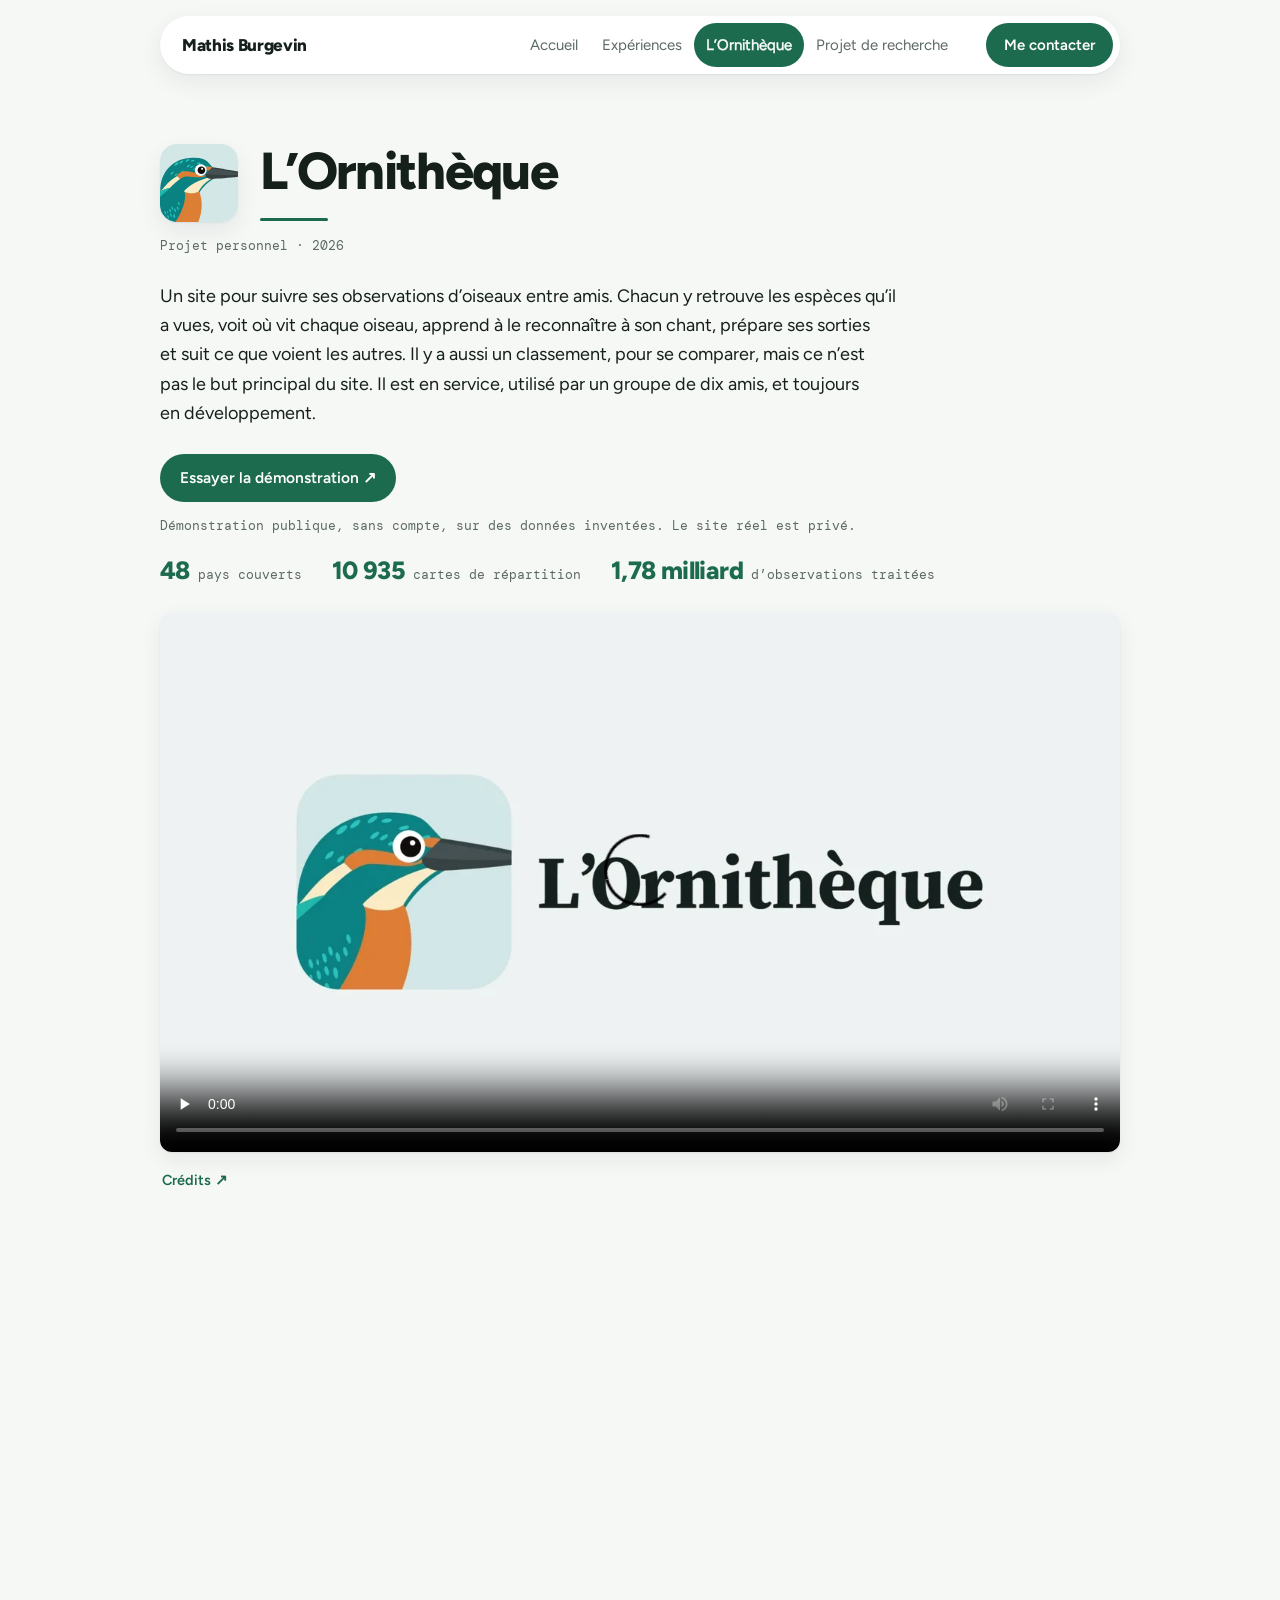
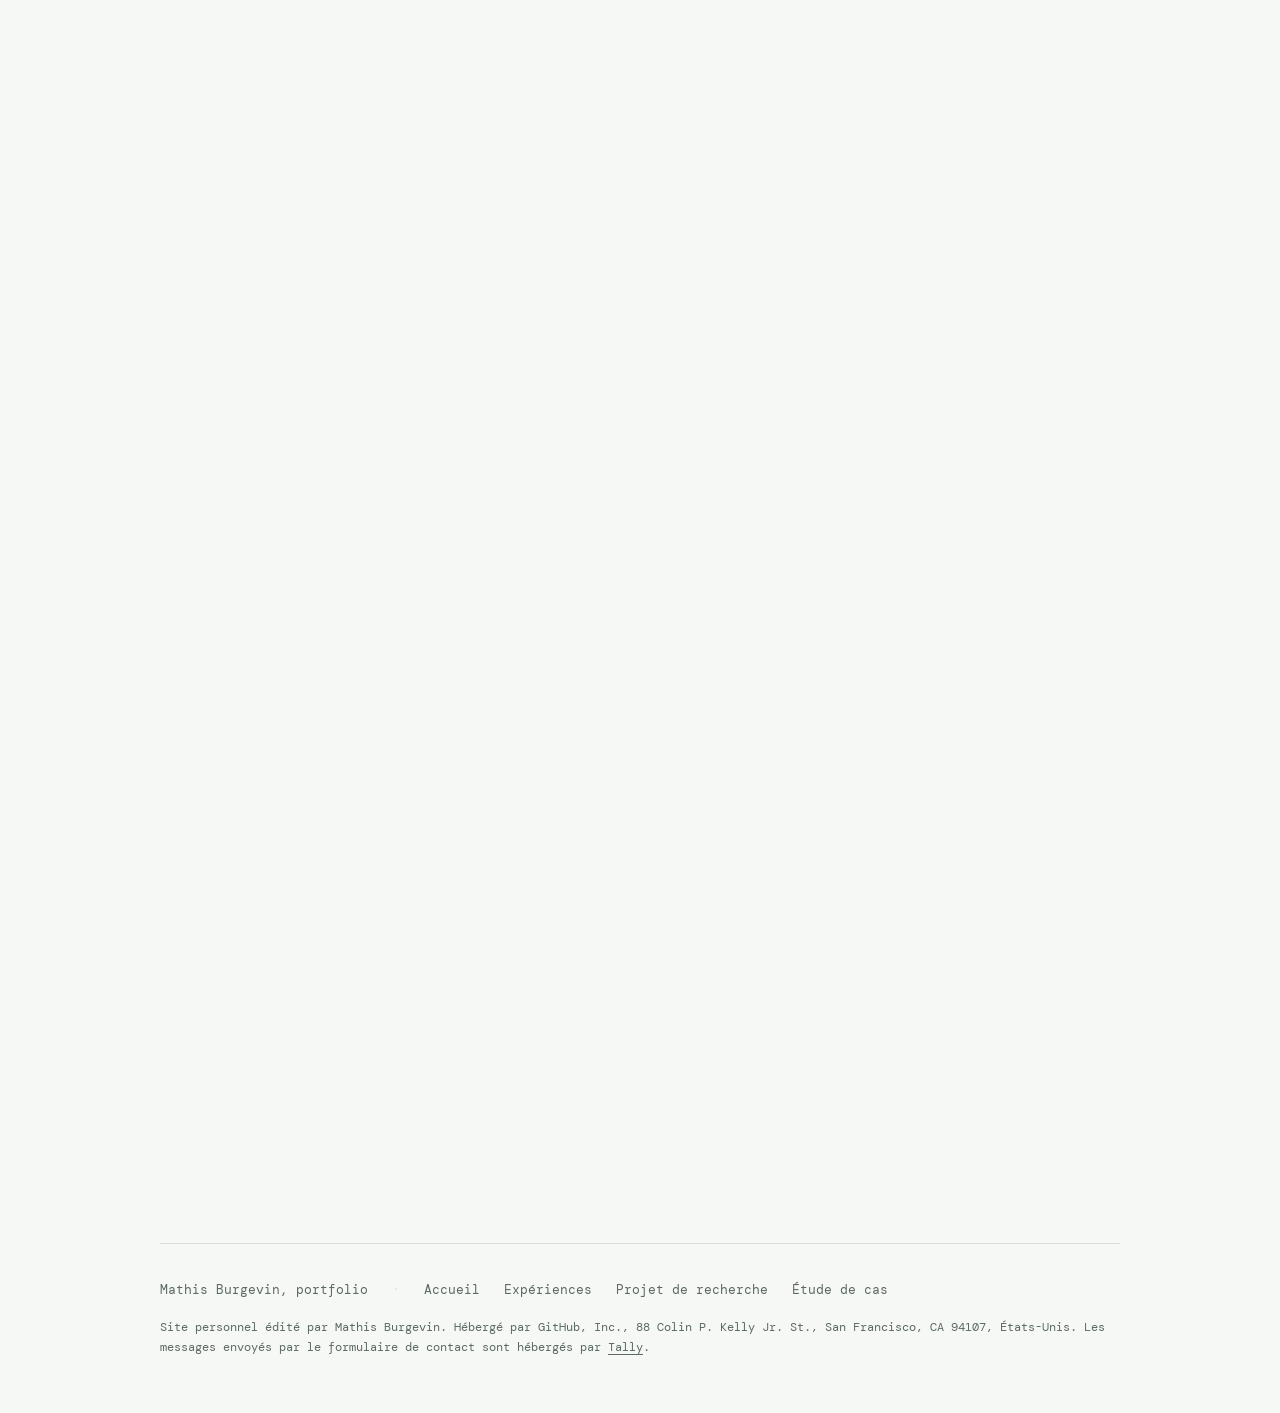
<file: ligue-des-plumes.html>
<!DOCTYPE html>
<html lang="fr">
<head>
<meta charset="utf-8">
<meta name="viewport" content="width=device-width, initial-scale=1">
<title>La page a déménagé – Mathis Burgevin</title>
<link rel="icon" type="image/svg+xml" href="favicon.svg">
<link rel="apple-touch-icon" href="apple-touch-icon.png">
<!-- Le projet s'appelait « La Ligue des Plumes », il s'appelle L'Ornithèque.
     Cette page ne sert plus qu'a renvoyer vers la nouvelle adresse : elle a
     ete en ligne plusieurs semaines, un moteur de recherche a pu l'indexer. -->
<meta http-equiv="refresh" content="0; url=ornitheque.html">
<link rel="canonical" href="https://mathiiis7.github.io/portfolio/ornitheque.html">
<meta name="robots" content="noindex">
<link rel="stylesheet" href="style.css">
</head>
<body>
<main class="sheet">
  <header class="hero">
    <h1 class="title">Cette page a déménagé</h1>
    <p class="lead">La Ligue des Plumes s’appelle maintenant L’Ornithèque. Si rien ne se passe, <a href="ornitheque.html">ouvrez la nouvelle page</a>.</p>
  </header>
</main>
</body>
</html>
</file>
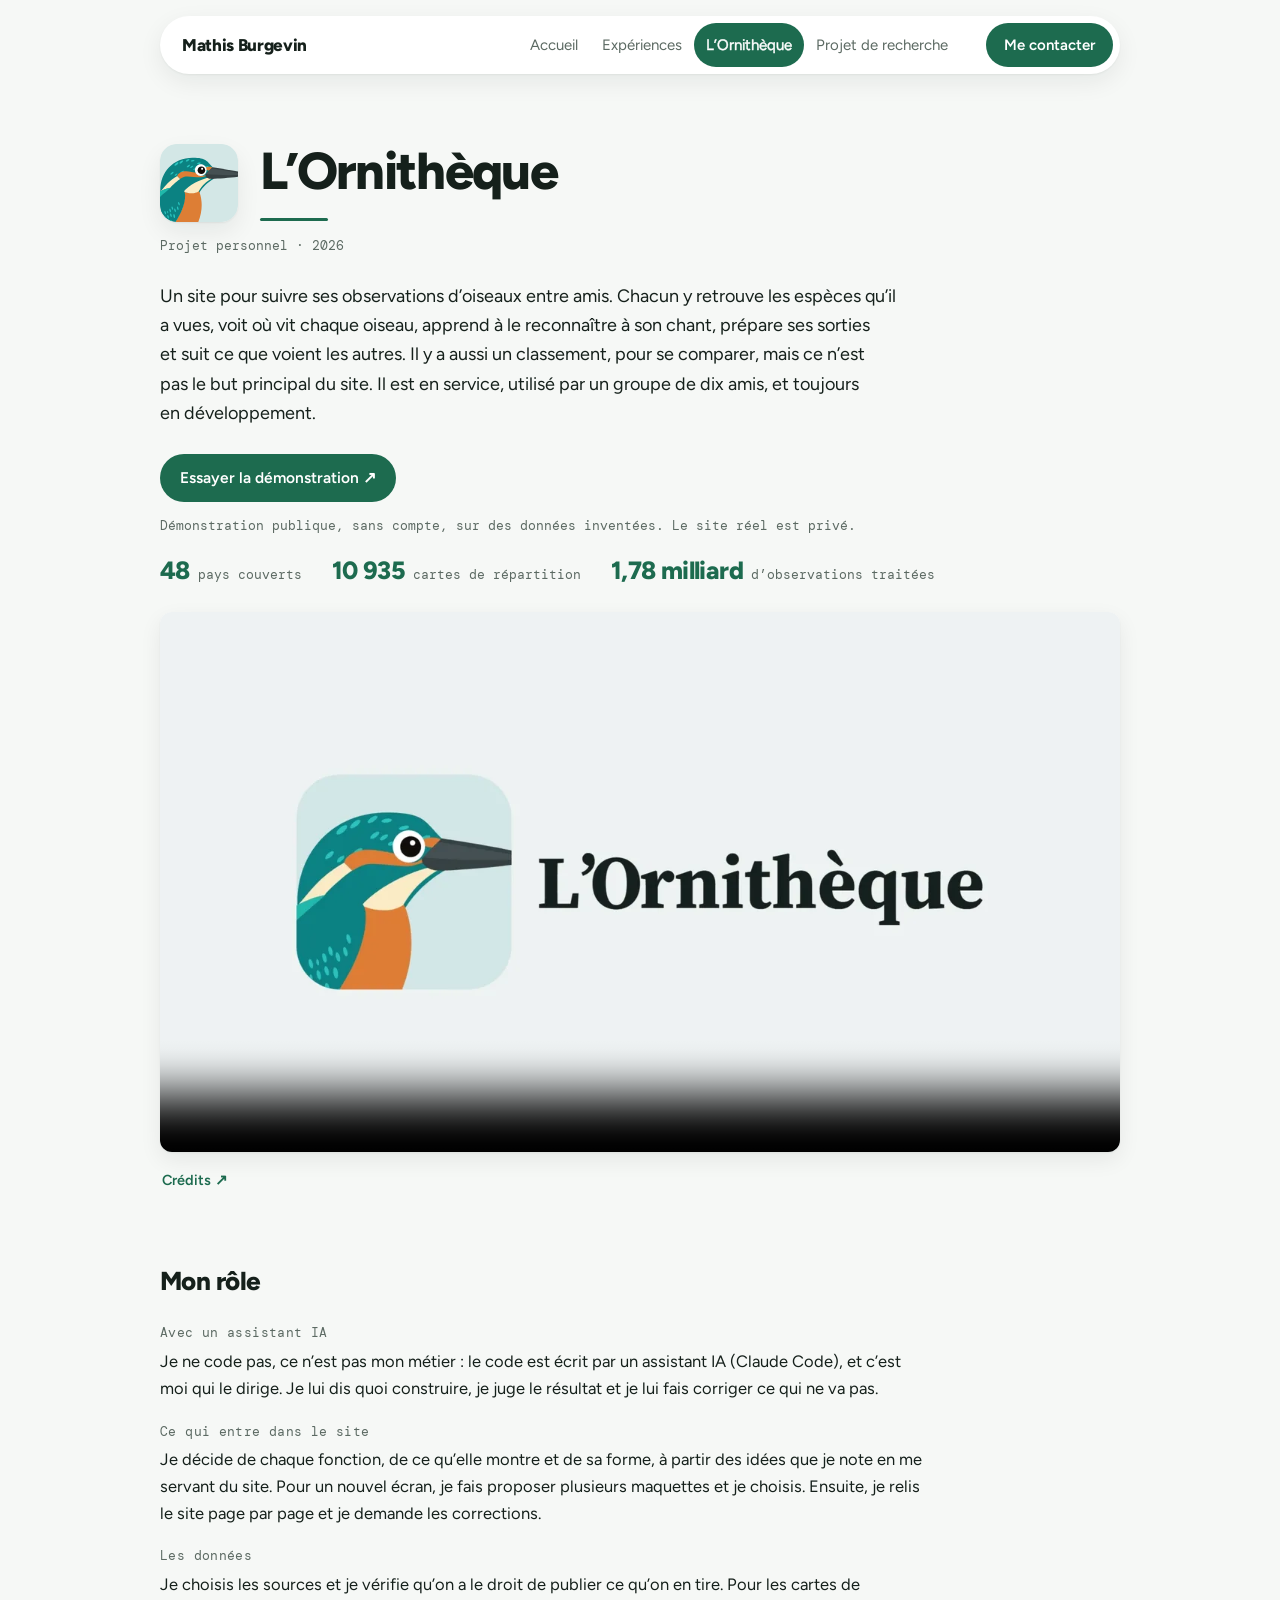
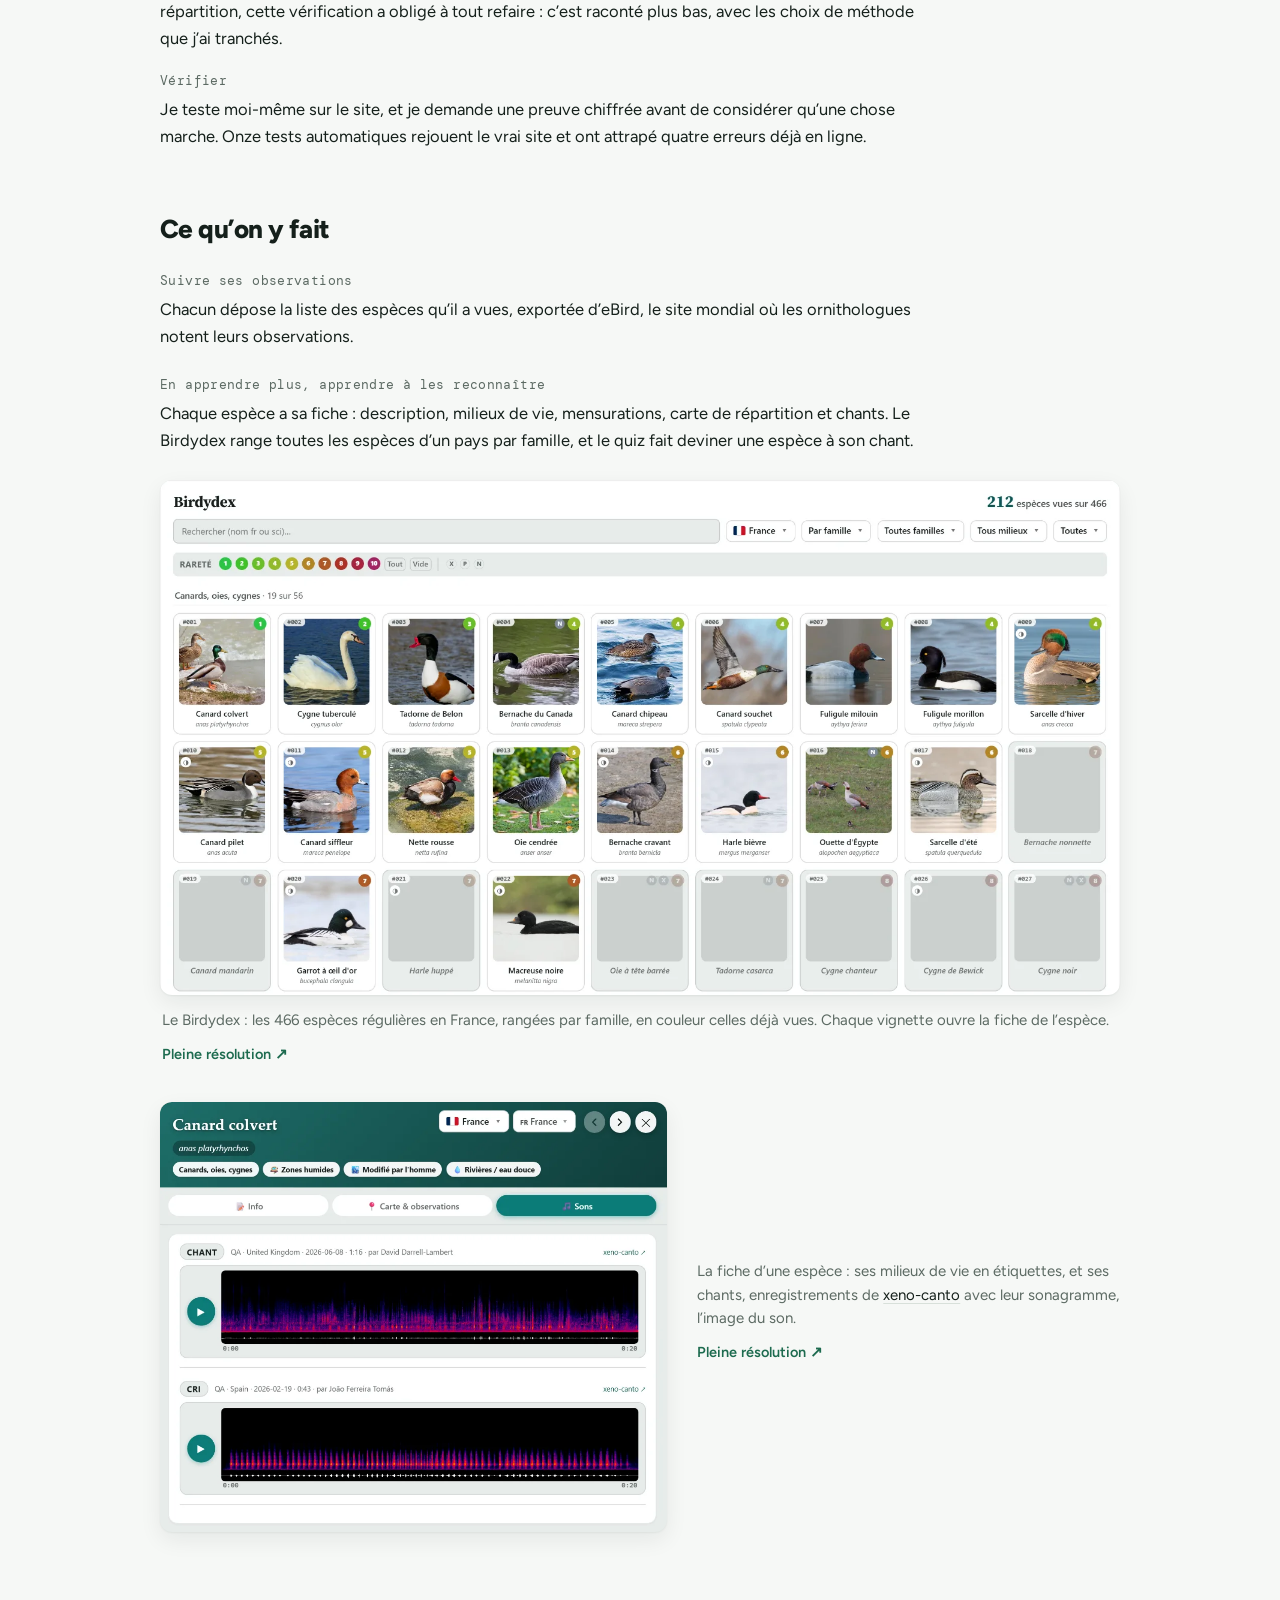
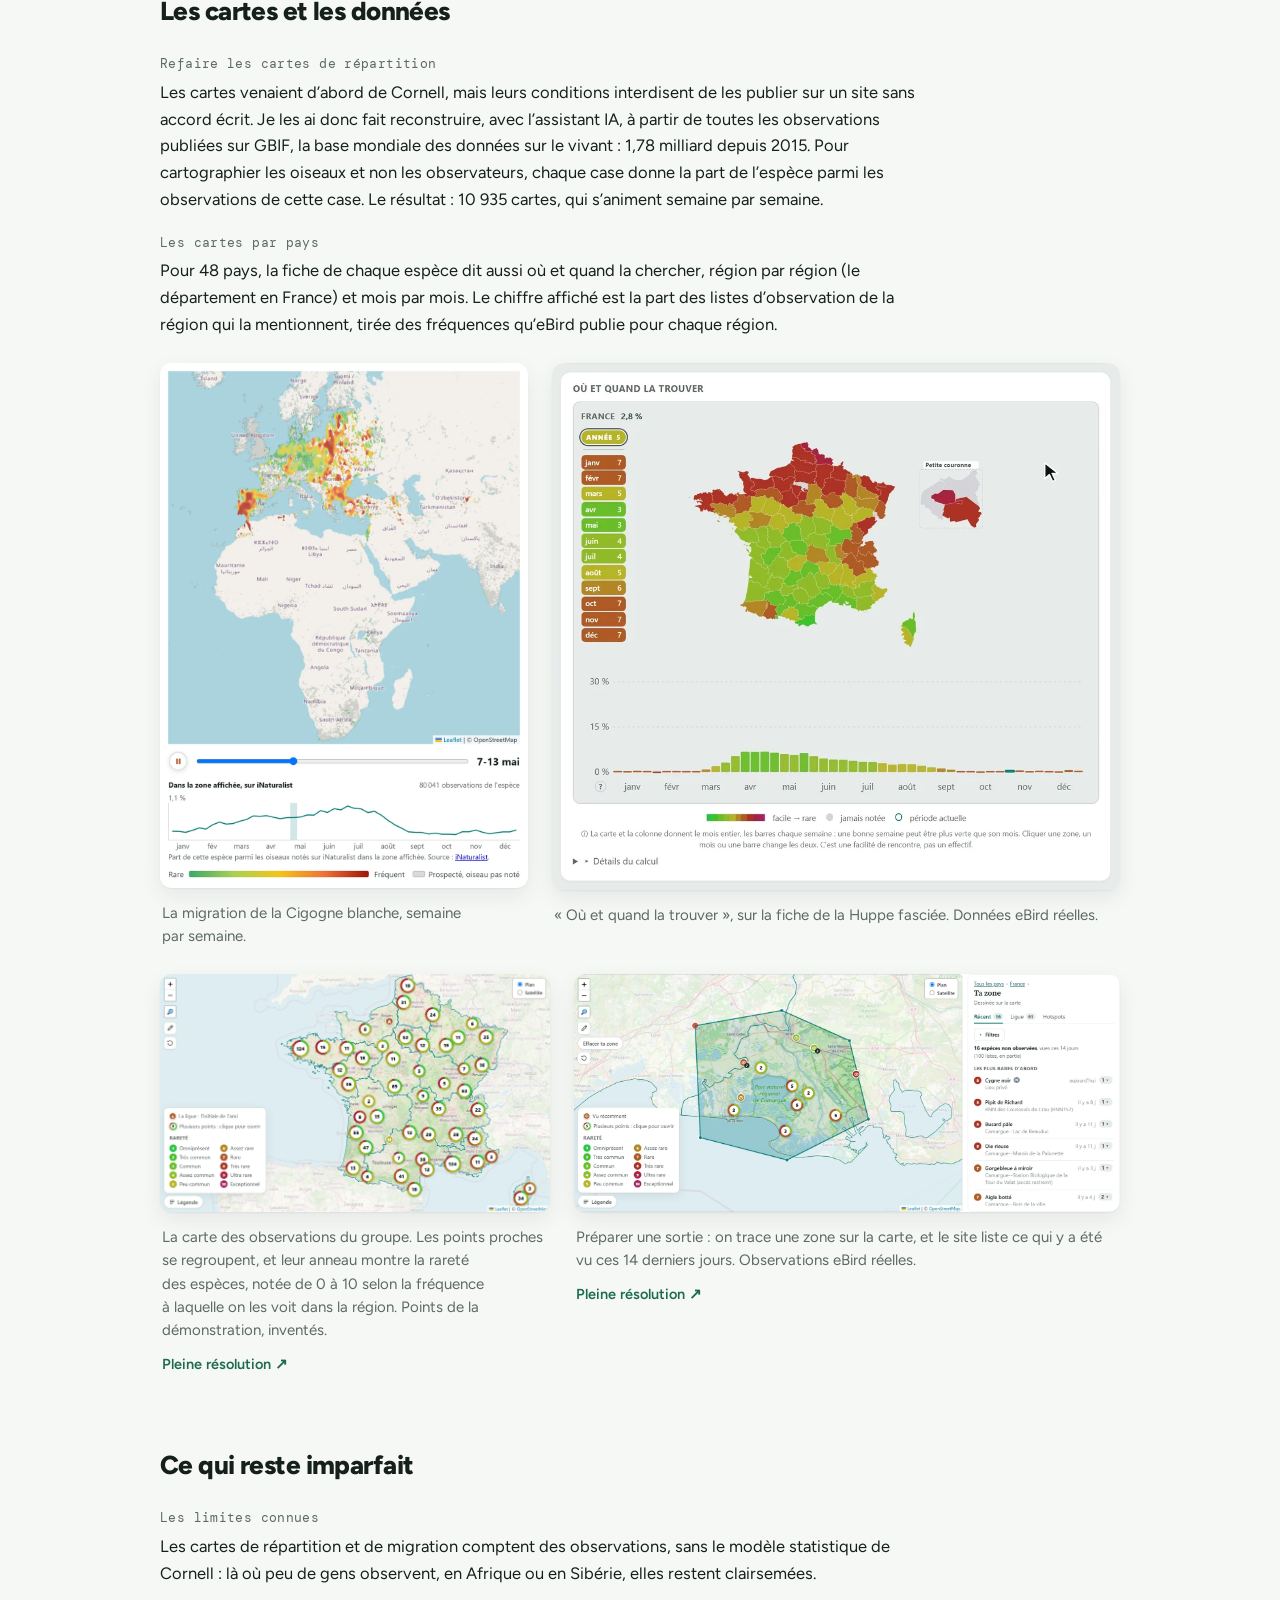
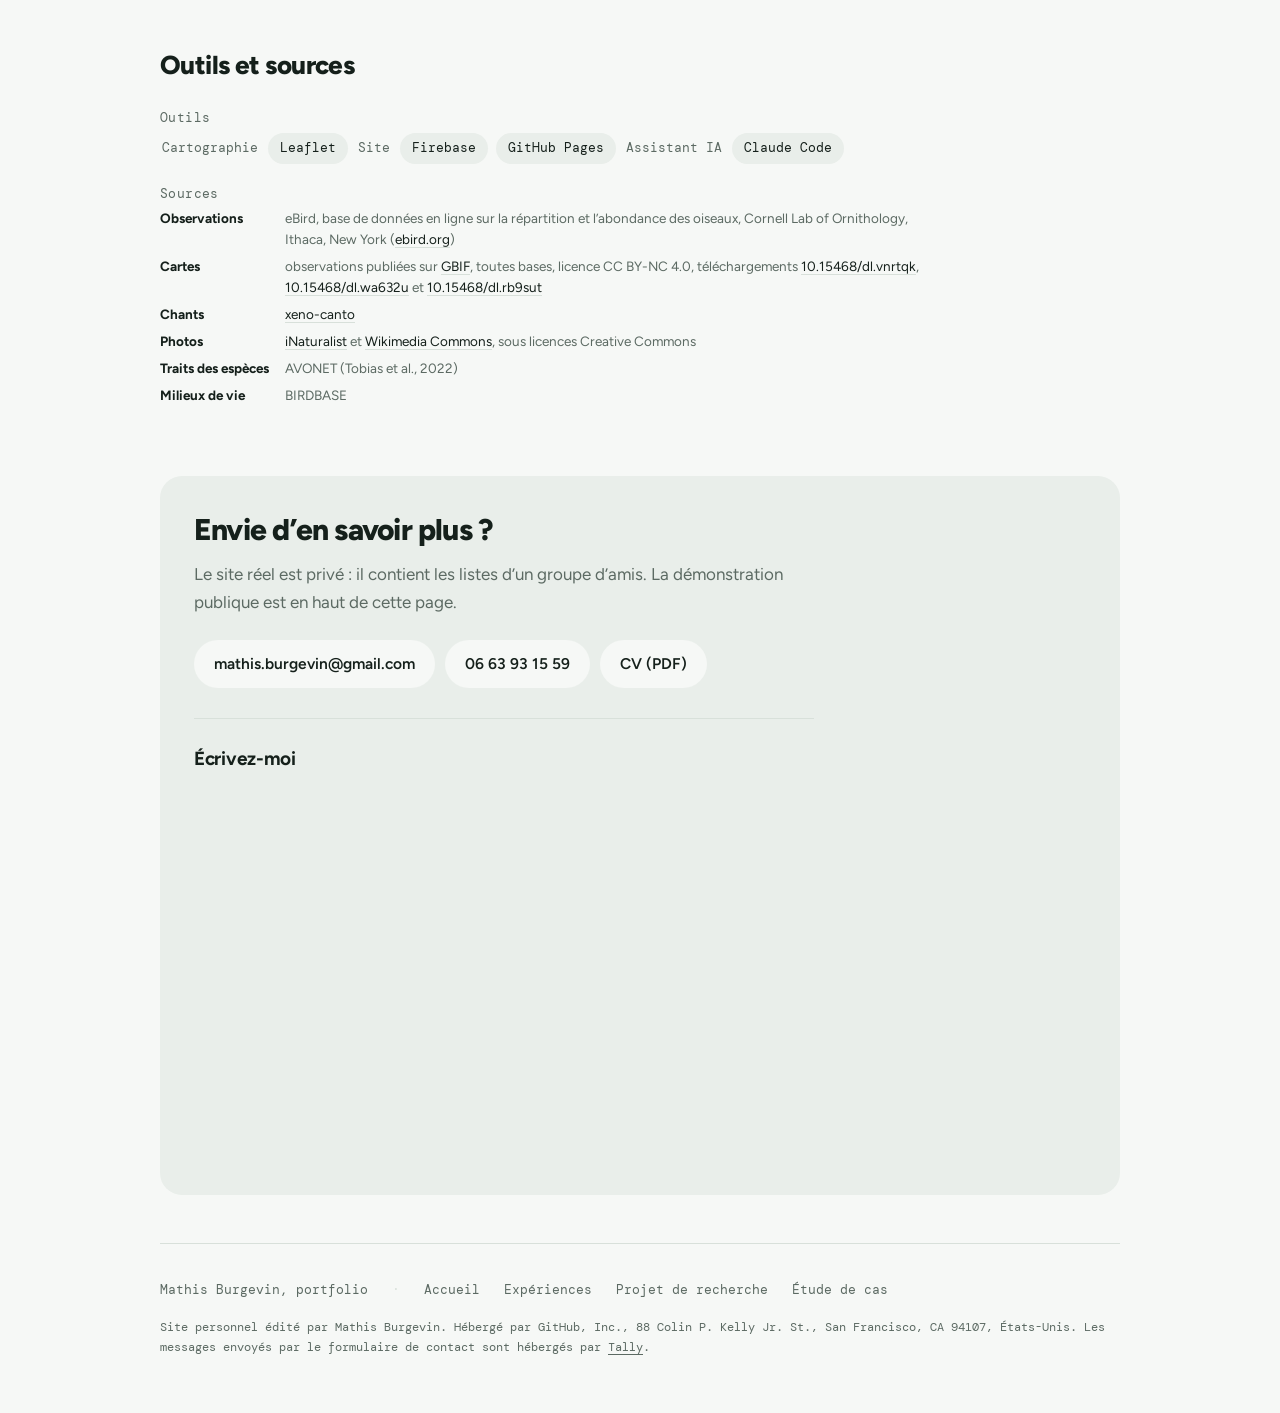
<file: ornitheque.html>
<!DOCTYPE html>
<html lang="fr">
<head>
<meta charset="utf-8">
<meta name="viewport" content="width=device-width, initial-scale=1">
<title>L’Ornithèque – Mathis Burgevin</title>
<link rel="icon" type="image/svg+xml" href="favicon.svg">
<link rel="apple-touch-icon" href="apple-touch-icon.png">
<meta name="description" content="L’Ornithèque, un site pour suivre ses observations d’oiseaux entre amis&nbsp;: savoir où vit chaque espèce, apprendre à la reconnaître à son chant, partager ce qu’on voit. Cartes de répartition refaites à partir des observations eBird publiées sur GBIF.">
<meta property="og:type" content="article">
<meta property="og:site_name" content="Mathis Burgevin">
<meta property="og:title" content="L’Ornithèque, projet personnel">
<meta property="og:description" content="Un site pour suivre ses observations d’oiseaux entre amis, en service&nbsp;: observations, cartes de répartition, fiches, chants, fil du groupe.">
<meta property="og:url" content="https://mathiiis7.github.io/portfolio/ornitheque.html">
<meta property="og:image" content="https://mathiiis7.github.io/portfolio/og-cover.png">
<meta property="og:image:width" content="1200">
<meta property="og:image:height" content="630">
<meta property="og:locale" content="fr_FR">
<meta name="twitter:card" content="summary_large_image">
<meta name="theme-color" content="#f6f8f6">
<script>document.documentElement.className+=" js";setTimeout(function(){if(!window.revealPret)document.documentElement.className+=" sans-reveal";},3000);</script>
<link rel="preload" href="polices/figtree-latin.woff2" as="font" type="font/woff2" crossorigin>
<link rel="preload" href="polices/dm-mono-latin.woff2" as="font" type="font/woff2" crossorigin>
<link rel="stylesheet" href="style.css">
</head>
<body>
<a class="saut" href="#contenu">Aller au contenu</a>

<nav class="nav">
  <div class="nav__shell">
  <div class="nav__in">
    <a class="nav__mark" href="index.html">Mathis Burgevin</a>
    <div class="nav__links">
      <a href="index.html">Accueil</a>
      <a href="experiences.html">Expériences</a>
      <a href="ornitheque.html" aria-current="page">L’Ornithèque</a>
      <a href="dater-le-bati.html"><span class="nav__long">Projet de recherche</span><span class="nav__court">Recherche</span></a>
    </div>
    <a class="nav__cta" href="#contact">Me contacter</a>
  </div>
  </div>
</nav>

<main class="sheet" id="contenu" tabindex="-1">

  <header class="hero reveal">
    <div class="hero__top">
      <img class="hero__logo" src="ornitheque-logo.svg" alt="" width="78" height="78">
      <h1 class="title">L’Ornithèque</h1>
    </div>
    <p class="page-sub">Projet personnel · 2026</p>
    <p class="lead">Un site pour suivre ses observations d’oiseaux entre amis. Chacun y retrouve les espèces qu’il a vues, voit où vit chaque oiseau, apprend à le reconnaître à son chant, prépare ses sorties et suit ce que voient les autres. Il y a aussi un classement, pour se comparer, mais ce n’est pas le but principal du site. Il est en service, utilisé par un groupe de dix amis, et toujours en développement.</p>
    <div class="actions">
      <a class="btn btn--primary" href="https://mathiiis7.github.io/ornitheque/demo/" target="_blank" rel="noopener">Essayer la démonstration ↗</a>
    </div>
    <p class="page-sub">Démonstration publique, sans compte, sur des données inventées. Le site réel est privé.</p>
    <div class="facts">
      <span class="fact"><b>48</b><span>pays couverts</span></span>
      <span class="fact"><b>10&nbsp;935</b><span>cartes de répartition</span></span>
      <span class="fact"><b>1,78&nbsp;milliard</b><span>d’observations traitées</span></span>
    </div>
    <figure class="film">
      <video width="1920" height="1080" src="projet-ornitheque-film.mp4" poster="projet-ornitheque-film.webp" controls preload="none" playsinline aria-label="Film de présentation de L’Ornithèque, 1 min 26, muet"></video>
      <figcaption><a class="zoom" href="https://github.com/Mathiiis7/ornitheque/blob/main/docs/VIDEO-CREDITS-V2.md" target="_blank" rel="noopener" aria-label="Crédits du film, nouvel onglet">Crédits ↗</a></figcaption>
    </figure>
  </header>

  <section class="item reveal">
    <h2 class="item__title">Mon rôle</h2>
    <div class="releve">
      <div>
        <p class="releve__k">Avec un assistant IA</p>
        <p class="releve__v">Je ne code pas, ce n’est pas mon métier&nbsp;: le code est écrit par un assistant IA (Claude Code), et c’est moi qui le dirige. Je lui dis quoi construire, je juge le résultat et je lui fais corriger ce qui ne va pas.</p>
      </div>
      <div>
        <p class="releve__k">Ce qui entre dans le site</p>
        <p class="releve__v">Je décide de chaque fonction, de ce qu’elle montre et de sa forme, à partir des idées que je note en me servant du site. Pour un nouvel écran, je fais proposer plusieurs maquettes et je choisis. Ensuite, je relis le site page par page et je demande les corrections.</p>
      </div>
      <div>
        <p class="releve__k">Les données</p>
        <p class="releve__v">Je choisis les sources et je vérifie qu’on a le droit de publier ce qu’on en tire. Pour les cartes de répartition, cette vérification a obligé à tout refaire&nbsp;: c’est raconté plus bas, avec les choix de méthode que j’ai tranchés.</p>
      </div>
      <div>
        <p class="releve__k">Vérifier</p>
        <p class="releve__v">Je teste moi-même sur le site, et je demande une preuve chiffrée avant de considérer qu’une chose marche. Onze tests automatiques rejouent le vrai site et ont attrapé quatre erreurs déjà en ligne.</p>
      </div>
    </div>
  </section>

  <section class="item reveal">
    <h2 class="item__title">Ce qu’on y fait</h2>

    <div class="releve">
      <div>
        <p class="releve__k">Suivre ses observations</p>
        <p class="releve__v">Chacun dépose la liste des espèces qu’il a vues, exportée d’eBird, le site mondial où les ornithologues notent leurs observations.</p>
      </div>
    </div>

    <div class="releve">
      <div>
        <p class="releve__k">En apprendre plus, apprendre à les reconnaître</p>
        <p class="releve__v">Chaque espèce a sa fiche&nbsp;: description, milieux de vie, mensurations, carte de répartition et chants. Le Birdydex range toutes les espèces d’un pays par famille, et le quiz fait deviner une espèce à son chant.</p>
      </div>
    </div>

    <figure class="plate">
      <a href="projet-ornitheque-birdydex.webp" target="_blank" rel="noopener"><img width="1600" height="859" loading="lazy" src="projet-ornitheque-birdydex.webp" alt="Birdydex, les espèces régulières en France rangées par famille"></a>
      <figcaption>Le Birdydex&nbsp;: les 466 espèces régulières en France, rangées par famille, en couleur celles déjà vues. Chaque vignette ouvre la fiche de l’espèce.<br><a class="zoom" href="projet-ornitheque-birdydex.webp" target="_blank" rel="noopener" aria-label="Pleine résolution, nouvel onglet : Birdydex, les espèces régulières en France rangées par famille">Pleine résolution ↗</a></figcaption>
    </figure>

    <figure class="plate plate--cote">
      <a href="projet-ornitheque-fiche-sons.webp" target="_blank" rel="noopener"><img width="1000" height="848" loading="lazy" src="projet-ornitheque-fiche-sons.webp" alt="Fiche espèce du Canard colvert : milieux de vie en étiquettes, onglet Sons avec deux sonagrammes"></a>
      <figcaption>La fiche d’une espèce&nbsp;: ses milieux de vie en étiquettes, et ses chants, enregistrements de <a href="https://xeno-canto.org" target="_blank" rel="noopener">xeno-canto</a> avec leur sonagramme, l’image du son.<br><a class="zoom" href="projet-ornitheque-fiche-sons.webp" target="_blank" rel="noopener" aria-label="Pleine résolution, nouvel onglet : Fiche espèce du Canard colvert, milieux de vie et sonagrammes">Pleine résolution ↗</a></figcaption>
    </figure>

  </section>

  <section class="item reveal">
    <h2 class="item__title">Les cartes et les données</h2>

    <div class="releve">
      <div>
        <p class="releve__k">Refaire les cartes de répartition</p>
        <p class="releve__v">Les cartes venaient d’abord de Cornell, mais leurs conditions interdisent de les publier sur un site sans accord écrit. Je les ai donc fait reconstruire, avec l’assistant IA, à partir de toutes les observations publiées sur GBIF, la base mondiale des données sur le vivant&nbsp;: 1,78&nbsp;milliard depuis 2015. Pour cartographier les oiseaux et non les observateurs, chaque case donne la part de l’espèce parmi les observations de cette case. Le résultat&nbsp;: 10&nbsp;935 cartes, qui s’animent semaine par semaine.</p>
      </div>
      <div>
        <p class="releve__k">Les cartes par pays</p>
        <p class="releve__v">Pour 48 pays, la fiche de chaque espèce dit aussi où et quand la chercher, région par région (le département en France) et mois par mois. Le chiffre affiché est la part des listes d’observation de la région qui la mentionnent, tirée des fréquences qu’eBird publie pour chaque région.</p>
      </div>
    </div>

    <div class="plates--pair plates--egal" style="--cols:70fr 108fr">
      <figure class="plate">
        <video width="1000" height="1424" src="projet-ornitheque-migration.mp4" poster="projet-ornitheque-migration.webp" autoplay muted loop playsinline preload="metadata" aria-label="Animation : la répartition de la Cigogne blanche semaine par semaine, de janvier à décembre"></video>
        <figcaption>La migration de la Cigogne blanche, semaine par semaine.</figcaption>
      </figure>
      <figure class="plate">
        <video width="1000" height="928" src="projet-ornitheque-ou-quand.mp4" poster="projet-ornitheque-ou-quand.webp" autoplay muted loop playsinline preload="metadata" aria-label="Démonstration : la carte et le calendrier de la Huppe fasciée, un département puis un mois choisis"></video>
        <figcaption>«&nbsp;Où et quand la trouver&nbsp;», sur la fiche de la Huppe fasciée. Données eBird réelles.</figcaption>
      </figure>
    </div>

    <div class="plates--pair plates--egal" style="--cols:164fr 230fr">
      <figure class="plate">
        <a href="projet-ornitheque-carte.webp" target="_blank" rel="noopener"><img width="1600" height="978" loading="lazy" src="projet-ornitheque-carte.webp" alt="Carte des observations du groupe en France"></a>
        <figcaption>La carte des observations du groupe. Les points proches se regroupent, et leur anneau montre la rareté des espèces, notée de 0 à 10 selon la fréquence à laquelle on les voit dans la région. Points de la démonstration, inventés.<br><a class="zoom" href="projet-ornitheque-carte.webp" target="_blank" rel="noopener" aria-label="Pleine résolution, nouvel onglet : Carte des observations du groupe en France">Pleine résolution ↗</a></figcaption>
      </figure>
      <figure class="plate">
        <a href="projet-ornitheque-zone.webp" target="_blank" rel="noopener"><img width="1600" height="697" loading="lazy" src="projet-ornitheque-zone.webp" alt="Carte des observations récentes, une zone tracée sur la Camargue et la liste des espèces vues"></a>
        <figcaption>Préparer une sortie&nbsp;: on trace une zone sur la carte, et le site liste ce qui y a été vu ces 14 derniers jours. Observations eBird réelles.<br><a class="zoom" href="projet-ornitheque-zone.webp" target="_blank" rel="noopener" aria-label="Pleine résolution, nouvel onglet : Carte des observations récentes, une zone tracée sur la Camargue et la liste des espèces vues">Pleine résolution ↗</a></figcaption>
      </figure>
    </div>

  </section>

  <section class="item reveal">
    <h2 class="item__title">Ce qui reste imparfait</h2>
    <div class="releve">
      <div>
        <p class="releve__k">Les limites connues</p>
        <p class="releve__v">Les cartes de répartition et de migration comptent des observations, sans le modèle statistique de Cornell&nbsp;: là où peu de gens observent, en Afrique ou en Sibérie, elles restent clairsemées.</p>
      </div>
    </div>
  </section>

  <section class="item reveal">
    <h2 class="item__title">Outils et sources</h2>
    <div class="releve">
      <div>
        <p class="releve__k">Outils</p>
        <div class="tools"><span class="tools-cat">Cartographie</span><span>Leaflet</span><span class="tools-cat">Site</span><span>Firebase</span><span>GitHub Pages</span><span class="tools-cat">Assistant IA</span><span>Claude Code</span></div>
      </div>
      <div>
        <p class="releve__k">Sources</p>
        <dl class="sources sources--note">
          <dt>Observations</dt><dd>eBird, base de données en ligne sur la répartition et l’abondance des oiseaux, Cornell Lab of Ornithology, Ithaca, New York (<a href="https://ebird.org" target="_blank" rel="noopener">ebird.org</a>)</dd>
          <dt>Cartes</dt><dd>observations publiées sur <a href="https://www.gbif.org" target="_blank" rel="noopener">GBIF</a>, toutes bases, licence CC BY-NC 4.0, téléchargements <a href="https://doi.org/10.15468/dl.vnrtqk" target="_blank" rel="noopener">10.15468/dl.vnrtqk</a>, <a href="https://doi.org/10.15468/dl.wa632u" target="_blank" rel="noopener">10.15468/dl.wa632u</a> et <a href="https://doi.org/10.15468/dl.rb9sut" target="_blank" rel="noopener">10.15468/dl.rb9sut</a></dd>
          <dt>Chants</dt><dd><a href="https://xeno-canto.org" target="_blank" rel="noopener">xeno-canto</a></dd>
          <dt>Photos</dt><dd><a href="https://www.inaturalist.org" target="_blank" rel="noopener">iNaturalist</a> et <a href="https://commons.wikimedia.org" target="_blank" rel="noopener">Wikimedia Commons</a>, sous licences Creative Commons</dd>
          <dt>Traits des espèces</dt><dd>AVONET (Tobias et al., 2022)</dd>
          <dt>Milieux de vie</dt><dd>BIRDBASE</dd>
        </dl>
      </div>
    </div>
  </section>

  <section class="close reveal" id="contact">
    <h2>Envie d’en savoir plus&nbsp;?</h2>
    <p>Le site réel est privé&nbsp;: il contient les listes d’un groupe d’amis. La démonstration publique est en haut de cette page.</p>
    <div class="actions">
      <a class="btn" href="mailto:mathis.burgevin@gmail.com">mathis.burgevin@gmail.com</a>
      <a class="btn" href="tel:+33663931559">06 63 93 15 59</a>
      <a class="btn" href="cv-mathis-burgevin.pdf" download>CV (PDF)</a>
    </div>
    <div class="message">
      <h3>Écrivez-moi</h3>
      <iframe data-tally-src="https://tally.so/embed/BE4lrQ?alignLeft=1&amp;hideTitle=1&amp;transparentBackground=1&amp;dynamicHeight=1" loading="lazy" width="100%" height="380" frameborder="0" marginheight="0" marginwidth="0" title="Écrivez-moi"></iframe>
      <noscript><p><a href="https://tally.so/r/BE4lrQ" target="_blank" rel="noopener">Ouvrir le formulaire de contact</a></p></noscript>
    </div>
  </section>

  <div class="foot">
    <span>Mathis Burgevin, portfolio</span>
    <span class="sep" aria-hidden="true">·</span>
    <a href="index.html">Accueil</a>
    <a href="experiences.html">Expériences</a>
    <a href="dater-le-bati.html">Projet de recherche</a>
    <a href="etude-de-cas.html">Étude de cas</a>
    <span class="foot__legal">Site personnel édité par Mathis Burgevin. Hébergé par GitHub, Inc., 88 Colin P. Kelly Jr. St., San Francisco, CA 94107, États-Unis. Les messages envoyés par le formulaire de contact sont hébergés par <a href="https://tally.so" target="_blank" rel="noopener">Tally</a>.</span>
  </div>

</main>

<script src="site.js" defer></script>
</body>
</html>
</file>
<file: style.css>
/* ==========================================================================
   Portfolio Mathis Burgevin
   Une planche d'atlas en tirage chaud : papier clair, accent terre cuite,
   tuiles aux coins arrondis, apparition en fondu au defilement.
   ========================================================================== */

:root{
  --paper:#f6f8f6;
  --raised:#e9eeea;
  --raised-2:#dde5e0;
  --ink:#15201b;
  --ink-2:#5c6a63;
  --hair:#d8e0da;
  --accent:#1d6b4f;
  --accent-deep:#12523c;
  --accent-soft:#dcece4;
  --green:#1d6b4f;

  /* Couleurs de donnees. Les trois types d amenagement forment une palette
     categorielle validee (ecart CVD 14,1 / vision normale 15,6 / contraste > 3:1).
     Le vert d accent sert aux mesures de quantite, une seule couleur par graphique. */
  --c-piste:#2f6fa8;
  --c-bande:#a8863a;
  --c-voie:#12855c;
  --c-mesure:#1d6b4f;
  --c-mesure-pale:#6aa98c;

  --sans:'Figtree',-apple-system,BlinkMacSystemFont,'Segoe UI',Roboto,Helvetica,Arial,sans-serif;
  --mono:'DM Mono',ui-monospace,SFMono-Regular,Menlo,Consolas,monospace;

  --sheet:1024px;
  --bar:1152px;
  --r-sm:8px;
  --r-md:12px;
  --r-lg:16px;
  --r-xl:22px;
  --pill:999px;
  --ease:cubic-bezier(.16,1,.3,1);
}

/* Polices servies par le site lui-meme et prechargees dans chaque page : chez
   Google, elles arrivaient apres le premier affichage, le texte partait dans
   une police de secours puis sautait d'une fraction de seconde a chaque page.
   Figtree est une police variable, un seul fichier couvre les graisses 400 a 800.
   DM Mono remplace Roboto Mono depuis le 29/09/2026, choisie pour s'accorder a Figtree. */
@font-face{
  font-family:'Figtree';font-style:normal;font-weight:400 800;font-display:swap;
  src:url(polices/figtree-latin.woff2) format('woff2');
  unicode-range:U+0000-00FF, U+0131, U+0152-0153, U+02BB-02BC, U+02C6, U+02DA, U+02DC, U+0304, U+0308, U+0329, U+2000-206F, U+20AC, U+2122, U+2191, U+2193, U+2212, U+2215, U+FEFF, U+FFFD;
}
@font-face{
  font-family:'DM Mono';font-style:normal;font-weight:400;font-display:swap;
  src:url(polices/dm-mono-latin.woff2) format('woff2');
  unicode-range:U+0000-00FF, U+0131, U+0152-0153, U+02BB-02BC, U+02C6, U+02DA, U+02DC, U+0304, U+0308, U+0329, U+2000-206F, U+20AC, U+2122, U+2191, U+2193, U+2212, U+2215, U+FEFF, U+FFFD;
}

*{box-sizing:border-box;}
html{-webkit-text-size-adjust:100%;scroll-behavior:smooth;}

body{
  margin:0;
  background:var(--paper);
  color:var(--ink);
  font-family:var(--sans);
  font-size:17px;
  line-height:1.66;
  -webkit-font-smoothing:antialiased;
}

::selection{background:var(--accent-soft);color:var(--ink);}
:focus-visible{outline:2px solid var(--accent);outline-offset:3px;border-radius:var(--r-sm);}
a{color:var(--ink);text-decoration-color:var(--hair);text-underline-offset:3px;text-decoration-thickness:1px;}
a:hover{color:var(--accent);text-decoration-color:var(--accent);}
@supports (scrollbar-color: auto){html{scrollbar-color:#d3cec2 var(--paper);}}

img{display:block;max-width:100%;height:auto;}

.sheet{max-width:var(--sheet);margin:0 auto;padding:0 32px;}

/* Apparition au defilement, seulement quand le script tourne */
.js .reveal{opacity:0;transform:translateY(14px);}
/* filet : si site.js n'a pas tourne au bout de 3 s, la page s'affiche quand meme */
.js.sans-reveal .reveal{opacity:1;transform:none;}
.js .reveal.is-in{
  opacity:1;transform:none;
  transition:opacity .6s var(--ease),transform .6s var(--ease);
}

/* ==========================================================================
   Barre de navigation
   ========================================================================== */

.nav{
  position:sticky;top:0;z-index:20;
  background:var(--paper);padding:16px 0 12px;
}
.nav__shell{max-width:var(--sheet);margin:0 auto;padding:0 32px;}
.nav__in{
  background:#fff;border-radius:var(--pill);
  padding:7px 7px 7px 22px;
  min-height:58px;display:flex;align-items:center;gap:10px 26px;flex-wrap:wrap;
  box-shadow:0 1px 2px rgba(21,32,27,.05),0 8px 24px rgba(21,32,27,.07);
}
.nav__mark{
  font-size:17px;font-weight:800;letter-spacing:-.02em;text-decoration:none;color:var(--ink);
  display:inline-flex;align-items:center;min-height:44px;
}
/* Chaque lien porte d'avance la marge de la pastille verte : sinon la page en
   cours elargit le menu, et a certaines largeurs la barre passait sur deux
   lignes sur une page et restait sur une seule sur la voisine. */
.nav__links{display:flex;gap:6px 0;flex-wrap:wrap;margin-left:auto;align-items:center;}
.nav__links a{
  font-size:15px;text-decoration:none;color:var(--ink-2);
  display:inline-flex;align-items:center;min-height:44px;padding:0 12px;
  border-radius:var(--pill);
}
.nav__links a:hover{color:var(--ink);}
/* Epaissi par un contour plutot que par le gras : le gras elargit le mot. */
.nav__links a[aria-current]{color:#fff;-webkit-text-stroke:.45px currentColor;background:var(--accent);}
.nav__cta{
  display:inline-flex;align-items:center;min-height:44px;padding:9px 18px;
  background:var(--accent);color:#fff;border-radius:var(--pill);
  font-size:15px;font-weight:600;text-decoration:none;
  transition:background .25s var(--ease),transform .25s var(--ease);
}
.nav__cta:hover{background:var(--ink);color:#fff;transform:translateY(-1px);}
/* Sur telephone le menu est deja a l etroit : le projet de recherche y prend
   son nom court. */
.nav__court{display:none;}

/* ==========================================================================
   Ouverture de page
   ========================================================================== */

.hero{padding:58px 0 0;}
.hero__top{display:flex;gap:22px;align-items:center;flex-wrap:wrap;}
.hero__photo{
  width:78px;height:78px;border-radius:var(--pill);object-fit:cover;flex:0 0 auto;
  box-shadow:0 1px 2px rgba(21,32,27,.06),0 10px 24px rgba(21,32,27,.07);
}
/* Logo d'un projet devant son titre (L'Ornithèque) : carré arrondi, comme dans l'appli. */
.hero__logo{
  width:78px;height:78px;border-radius:17px;flex:0 0 auto;
  box-shadow:0 1px 2px rgba(21,32,27,.06),0 10px 24px rgba(21,32,27,.07);
}
.title{
  font-size:clamp(34px,5.4vw,52px);font-weight:800;line-height:1.02;
  letter-spacing:-.032em;margin:0;
}
.title::after{
  content:"";display:block;width:68px;height:3px;border-radius:var(--pill);
  background:var(--accent);margin-top:20px;
}
.subtitle{
  font-size:18.5px;line-height:1.55;color:var(--ink-2);
  margin:16px 0 0;max-width:66ch;
}
.subtitle strong{color:var(--ink);font-weight:600;}

/* Ligne de relevé : un chiffre, une mention */
.facts{
  display:flex;gap:12px 30px;flex-wrap:wrap;align-items:center;
  margin:22px 0 0;
}
.fact{display:inline-flex;align-items:baseline;gap:8px;}
.fact b{font-size:25px;font-weight:800;letter-spacing:-.025em;line-height:1;color:var(--accent);}
.fact span{font-family:var(--mono);font-size:13px;color:var(--ink-2);}
.fact--dispo{
  display:inline-flex;align-items:center;gap:9px;
  font-size:14.5px;color:var(--ink);
  background:var(--raised);border-radius:var(--pill);padding:7px 15px;
}
.fact--dispo i{width:8px;height:8px;border-radius:var(--pill);background:var(--green);display:block;flex:0 0 8px;}

.actions{display:flex;flex-wrap:wrap;gap:10px;margin:26px 0 0;}
.btn{
  display:inline-flex;align-items:center;gap:9px;min-height:48px;padding:11px 20px;
  border-radius:var(--pill);text-decoration:none;
  font-size:15.5px;font-weight:600;
  background:var(--raised);color:var(--ink);
  transition:background .25s var(--ease),color .25s var(--ease),transform .25s var(--ease);
}
.btn:hover{background:var(--raised-2);color:var(--ink);transform:translateY(-1px);}
.btn--primary{background:var(--accent);color:#fff;}
.btn--primary:hover{background:var(--ink);color:#fff;}

/* ==========================================================================
   Sections
   ========================================================================== */

.section{padding:60px 0 0;}
.section__head{display:flex;align-items:center;gap:14px;margin:0 0 22px;flex-wrap:wrap;}
.section__title{
  font-size:23px;font-weight:800;letter-spacing:-.022em;line-height:1.2;
  margin:0;flex:0 1 auto;min-width:0;
}
.section__rule{flex:1;height:1px;background:var(--hair);}
.section__count{
  font-family:var(--mono);font-size:12.5px;color:var(--accent);flex:0 0 auto;
  background:var(--accent-soft);border-radius:var(--pill);padding:4px 12px;
}

.lead{font-size:18px;line-height:1.62;margin:26px 0 0;max-width:62ch;}
.page-sub{font-family:var(--mono);font-size:13px;line-height:1.55;color:var(--ink-2);margin:14px 0 0;}
.hint{font-family:var(--mono);font-size:13px;line-height:1.55;color:var(--ink-2);margin:16px 0 0;}

/* Pas de mot seul sur la derniere ligne quand le navigateur sait le faire */
.subtitle,.hint,.lead,.note,.stage__sub,.index__d,.plate figcaption,.carrousel__vue .d,.releve__v,.close p{text-wrap:pretty;}

.note{
  font-size:15px;line-height:1.6;color:var(--ink-2);
  margin:22px 0 0;max-width:72ch;
  background:var(--raised);border-radius:var(--r-lg);padding:15px 19px;
}
.note strong{color:var(--ink);font-weight:600;}
/* Variante discrete : une mention de bas de page, pas un encadre */
.note--discret{font-family:var(--mono);font-size:13px;line-height:1.55;background:none;padding:0;margin:14px 0 0;max-width:none;}
/* La machine a ecrire ne supporte pas le gras : l amorce se distingue par sa
   couleur seule. */
.note--discret strong{font-weight:400;color:var(--ink);}

/* ==========================================================================
   Carrousel de cartes
   ========================================================================== */

.carrousel{margin:18px 0 0;}
.carrousel__piste{
  display:grid;grid-auto-flow:column;grid-auto-columns:100%;gap:22px;
  overflow-x:auto;overscroll-behavior-x:contain;
  scroll-snap-type:x mandatory;scrollbar-width:none;-ms-overflow-style:none;
  /* Chaque vue garde sa hauteur au lieu de s'aligner sur la plus haute : le
     script donne ensuite a la piste la hauteur de la vue affichee, pour que les
     fleches restent contre le texte. Sans script, tout reste comme avant. */
  align-items:start;transition:height .35s var(--ease);
}
.js .carrousel__piste{overflow-y:hidden;}
.carrousel__piste::-webkit-scrollbar{display:none;}

.carrousel__vue{scroll-snap-align:center;display:block;text-decoration:none;color:inherit;}
.carrousel__vue figure{margin:0;}
.carrousel__vue img{
  width:100%;height:clamp(250px,44vw,470px);
  object-fit:contain;object-position:center;
  background:#fff;border-radius:var(--r-lg);padding:12px;
  box-shadow:0 1px 2px rgba(21,32,27,.05),0 8px 22px rgba(21,32,27,.07);
  transition:box-shadow .3s var(--ease);
}
/* Capture de telephone : fond teinte plutot que blanc, comme sur la page
   Experiences. Sinon l'image, deux fois moins large que le cadre, flotte au
   milieu d'un grand vide blanc au lieu d'etre posee sur un fond. */
.carrousel__vue--phone img{background:var(--raised);padding:20px;}
.carrousel__vue:hover img,.carrousel__vue:focus-visible img{
  box-shadow:0 2px 4px rgba(21,32,27,.07),0 16px 34px rgba(21,32,27,.12);
}
.carrousel__vue figcaption{margin:16px 2px 0;}
.carrousel__vue .ligne{display:flex;flex-wrap:wrap;align-items:baseline;gap:4px 14px;}
.carrousel__vue .d{display:block;margin:7px 0 0;font-size:15px;line-height:1.5;color:var(--ink-2);}
/* La suite des etapes, ecrite : une image ne montre pas un processus */
.carrousel__vue .chaine{display:flex;flex-wrap:wrap;align-items:center;gap:6px 8px;margin:13px 0 0;}
.carrousel__vue .chaine > span{
  font-family:var(--mono);font-size:12.5px;color:var(--ink-2);
  background:var(--raised);border-radius:var(--pill);padding:5px 11px;
}
.carrousel__vue .chaine > i{font-style:normal;color:var(--accent);font-size:13px;}
.carrousel__vue .t{font-size:18px;font-weight:700;letter-spacing:-.014em;}
.carrousel__vue:hover .t{color:var(--accent);}
.carrousel__vue .m{font-family:var(--mono);font-size:13px;color:var(--ink-2);}
.carrousel__vue .v{
  margin-left:auto;font-size:14.5px;font-weight:600;color:var(--accent);
  display:inline-flex;align-items:center;gap:7px;white-space:nowrap;
}

/* La barre de commande ne sert a rien sans script : elle n'apparait qu'avec */
.carrousel__barre{display:none;}
.js .carrousel__barre{display:flex;align-items:center;justify-content:center;gap:16px;margin:22px 0 0;}
.carrousel__b{
  width:44px;height:44px;flex:none;border-radius:var(--pill);
  border:1px solid var(--hair);background:#fff;color:var(--ink);cursor:pointer;
  display:inline-flex;align-items:center;justify-content:center;
  font-size:17px;line-height:1;padding:0;
  box-shadow:0 1px 2px rgba(21,32,27,.05);
  transition:background .2s var(--ease),color .2s var(--ease),border-color .2s var(--ease);
}
.carrousel__b:hover{background:var(--accent);color:#fff;border-color:var(--accent);}
.carrousel__points{display:flex;}
/* Toutes les pastilles gardent la meme taille : seule la couleur change, pour
   qu'aucune animation ne touche a la mise en page. Le bouton est plus grand
   que la pastille dessinee, pour qu'on puisse la toucher au doigt. */
.carrousel__point{
  width:34px;height:44px;padding:0;border:0;background:none;cursor:pointer;
  display:inline-flex;align-items:center;justify-content:center;
}
.carrousel__point::before{
  content:"";width:26px;height:9px;border-radius:var(--pill);
  background:var(--raised-2);
  transition:background .3s var(--ease);
}
.carrousel__point.is-on::before{background:var(--accent);}

/* ==========================================================================
   Index des travaux
   ========================================================================== */

.index{display:flex;flex-direction:column;gap:10px;}
.index a{
  display:grid;grid-template-columns:minmax(0,1fr) auto;gap:10px 30px;align-items:center;
  padding:20px;border-radius:var(--r-lg);text-decoration:none;color:inherit;
  background:transparent;
  transition:background .25s var(--ease);
}
.index__body{min-width:0;}
.index a:hover{background:var(--raised);}
.index__t{font-size:20.5px;font-weight:700;letter-spacing:-.014em;line-height:1.3;}
.index a:hover .index__t{color:var(--accent);}
.index__n{font-family:var(--mono);font-size:12.5px;color:var(--ink-2);white-space:nowrap;}
.index__d{display:block;margin:6px 0 0;font-size:15.5px;line-height:1.55;color:var(--ink-2);max-width:66ch;}
/* Un stage par paragraphe, avec de l'air entre les deux : colles, ils se lisent comme un bloc */
.index__l{display:block;}
.index__l + .index__l{margin-top:9px;}
.index__d b{color:var(--ink);font-weight:600;}
.index__go{
  font-size:14.5px;font-weight:600;color:var(--accent);
  display:inline-flex;align-items:center;gap:7px;white-space:nowrap;
}
.index__go i{transition:transform .25s var(--ease);font-style:normal;}
.index a:hover .index__go i{transform:translateX(4px);}

/* ==========================================================================
   Competences
   ========================================================================== */

.skills{display:grid;grid-template-columns:1fr 1fr;gap:12px 20px;}
.skill{background:var(--raised);border-radius:var(--r-lg);padding:18px 20px;}
.skill__k{
  font-size:15px;font-weight:700;letter-spacing:-.006em;margin:0 0 4px;
  display:flex;align-items:flex-start;gap:9px;
}
/* Pastille calée sur la première ligne : un intitulé sur deux lignes (SIG
   développé, 08/10/2026) la faisait descendre entre les deux. */
.skill__k i{width:7px;height:7px;border-radius:var(--pill);background:var(--accent);display:block;flex:0 0 7px;margin-top:8px;}
.skill p{margin:0;font-size:15px;line-height:1.55;color:var(--ink-2);}

/* ==========================================================================
   Planches
   ========================================================================== */

.plate{margin:26px 0 0;}
.plate img,.plate video{
  width:100%;border-radius:var(--r-md);background:#fff;
  box-shadow:0 1px 2px rgba(21,32,27,.05),0 8px 22px rgba(21,32,27,.07);
}
.plate video{display:block;height:auto;cursor:pointer;}
.plate figcaption{margin:14px 2px 0;font-size:15px;line-height:1.55;color:var(--ink-2);}
/* Le film a son propre lecteur : hors de .plate, dont site.js met la video en pause au clic, ce qui annulerait le bouton lecture. */
.film{margin:26px 0 0;}
.film video{
  display:block;width:100%;height:auto;border-radius:var(--r-md);background:#fff;
  box-shadow:0 1px 2px rgba(21,32,27,.05),0 8px 22px rgba(21,32,27,.07);
}
/* En plein écran, le fond du lecteur remplit les bandes quand l'écran n'est pas en 16/9 : blanc, il faisait une bande blanche. */
.film video:fullscreen{background:#000;border-radius:0;box-shadow:none;}
.film figcaption{margin:6px 2px 0;font-size:15px;}
.zoom{
  display:inline-flex;align-items:center;gap:7px;min-height:44px;
  font-size:14.5px;font-weight:600;color:var(--accent);text-decoration:none;
}
.zoom:hover{color:var(--ink);text-decoration:underline;}

.plates--pair{display:grid;grid-template-columns:1fr 1fr;gap:26px 24px;margin:26px 0 0;}
.plates--pair .plate{margin:0;}
/* Paire dont les deux images gardent la même hauteur : chaque colonne est
   proportionnelle au format de son image, donné dans --cols par la page. */
.plates--egal{grid-template-columns:var(--cols);align-items:start;}
.plates--petit{max-width:560px;}

/* Une planche a cote de sa legende. Pour une figure haute comme la matrice de
   correlation, la demi-largeur la fait tenir dans un ecran d'un seul coup, et
   l'explication se lit en regard plutot qu'en dessous. */
.plate--cote{display:grid;grid-template-columns:minmax(0,1.2fr) minmax(0,1fr);gap:18px 30px;align-items:center;}
.plate--cote figcaption{margin:0;}
/* Image à peine réduite, légende courte à côté (Ma liste de L'Ornithèque) */
.plate--cote.plate--cote-large{grid-template-columns:minmax(0,2fr) minmax(0,1fr);}
/* Meme chose, image a droite : la matrice de confusion se lit apres son
   explication, le sens de lecture va du texte vers la figure. */
.plate--cote.plate--miroir{grid-template-columns:minmax(0,1fr) minmax(0,1.2fr);margin-top:40px;}
.plate--cote.plate--miroir > a{order:2;}
.plate--cote.plate--miroir figcaption{order:1;}

/* Sommaire : la page fait une vingtaine d'ecrans de telephone, il faut pouvoir
   sauter au bon travail sans tout faire defiler. Les ancres existaient deja. */
.sommaire{
  /* Une vignette par travail : on voit ce qu'il y a dans la page avant de
     lire, et chaque image donne envie de cliquer. Pas de fond, seuls les
     stages sont des blocs pleins. */
  margin:30px 0 0;
  display:grid;grid-template-columns:minmax(0,5fr) minmax(0,2fr);gap:4px 28px;align-items:start;
}
/* La mention des captures anonymisees, juste au-dessus du sommaire */
.sommaire__info{margin:12px 0 0;}
.sommaire__info + .sommaire{margin-top:24px;}

/* Petite mention qui s'ouvre en bulle : au survol a la souris, au toucher sur
   telephone (le script bascule aria-expanded). */
.info{position:relative;}
.info__b{
  display:inline-flex;align-items:center;gap:6px;
  padding:12px 0;margin:-8px 0;border:0;background:none;cursor:pointer;
  font-family:var(--mono);font-size:13px;color:var(--ink-2);
}
.info__b svg{flex:none;position:relative;top:-.5px;}
.info__b:hover,.info__b[aria-expanded="true"]{color:var(--accent);}
.info__bulle{
  display:none;position:absolute;z-index:5;left:0;top:calc(100% + 6px);
  width:min(290px,calc(100vw - 60px));
  background:#fff;border-radius:var(--r-md);padding:11px 14px;
  font-size:14px;line-height:1.5;color:var(--ink-2);text-wrap:pretty;
  box-shadow:0 1px 2px rgba(21,32,27,.06),0 10px 28px rgba(21,32,27,.12);
}
.info__b[aria-expanded="true"] + .info__bulle{display:block;}
@media(hover:hover){
  .info:hover .info__bulle{display:block;}
}
.sommaire__k{
  font-size:13.5px;font-weight:700;letter-spacing:-.005em;
  color:var(--ink);margin:0 0 8px;
  padding-bottom:7px;border-bottom:1px solid var(--hair);
}
.sommaire__l{list-style:none;margin:0;padding:0;display:grid;gap:14px;grid-template-columns:repeat(5,minmax(0,1fr));}
.sommaire__l[start="6"]{grid-template-columns:repeat(2,minmax(0,1fr));}

.tuile{display:block;color:var(--ink);text-decoration:none;}
.tuile__img{
  display:block;height:92px;overflow:hidden;
  background:#fff;border-radius:var(--r-md);
  box-shadow:0 1px 2px rgba(21,32,27,.05),0 6px 16px rgba(21,32,27,.07);
  transition:transform .25s var(--ease),box-shadow .25s var(--ease);
}

.tuile__t{display:flex;gap:7px;align-items:baseline;margin:10px 0 0;font-size:14.5px;line-height:1.3;font-weight:600;}
.tuile__n{font-family:var(--mono);font-size:12.5px;font-weight:400;color:var(--accent);}
.tuile:hover .tuile__img,.tuile:focus-visible .tuile__img{
  transform:translateY(-3px);
  box-shadow:0 2px 4px rgba(21,32,27,.06),0 14px 28px rgba(21,32,27,.13);
}
.tuile:hover .tuile__img svg{transform:scale(1.06);}
.tuile__img svg{transition:transform .4s var(--ease);}
/* Pas de photo : chaque travail a son petit dessin, dans la meme famille
   (un planning, des emprises, un telephone, un trace...). */
.tuile__img--dessin{background:var(--accent-soft);color:var(--accent);}
.tuile__img--dessin svg{display:block;width:100%;height:100%;padding:8%;}
/* Vignettes toujours pleines : a demi transparentes au repos (jusqu'au
   30/09), elles se lisaient comme des liens desactives. Le survol se voit au
   dessin qui grossit et au titre qui passe au vert. */
.tuile:hover .tuile__t,.tuile:focus-visible .tuile__t{color:var(--accent);}
@media(max-width:700px){
  .sommaire{grid-template-columns:1fr;gap:18px;}
  /* Sur telephone, une ligne par travail : la vignette a gauche, le titre a
     cote. Sept grandes tuiles prendraient tout l'ecran. */
  .sommaire__l,.sommaire__l[start="6"]{grid-template-columns:1fr;gap:10px;}
  .tuile{display:grid;grid-template-columns:76px minmax(0,1fr);gap:14px;align-items:center;}
  .tuile__img{height:57px;}
  .tuile__t{margin:0;font-size:15.5px;}
}

/* Une capture plus petite que la colonne garde sa taille : etiree, elle devient
   floue, et le lien « pleine resolution » ouvrirait plus petit que l'affichage. */
.plate--native img{display:block;width:auto;max-width:100%;margin:0 auto;}

/* Une capture de telephone garde sa taille, elle ne s'etire pas sur la colonne */
.plate--phone{background:var(--raised);border-radius:var(--r-lg);padding:30px 20px 24px;}
.plate--phone img{display:block;width:auto;max-width:100%;margin:0 auto;border-radius:var(--r-md);}
.plate--phone figcaption{text-align:center;max-width:56ch;margin:16px auto 0;}
/* A cote de sa legende, seul le telephone garde son fond */
.plate--cote.plate--phone{background:none;border-radius:0;padding:0;}
.plate--cote.plate--phone > a{display:block;background:var(--raised);border-radius:var(--r-lg);padding:24px 20px;}
.plate--cote.plate--phone figcaption{text-align:left;margin:0;}
.plate--cote + .plate--cote{margin-top:34px;}
/* Une capture a cote des paragraphes qu'elle illustre, pas avant eux : l'outil
   de visite montre le formulaire en regard de « Mon role » et de l'analyse. */
.duo{display:grid;grid-template-columns:240px minmax(0,1fr);gap:22px 40px;align-items:center;margin:26px 0 0;}
.duo > .plate,.duo > .releve{margin:0;}
.duo figcaption{font-size:14px;}
.duo .plate--phone{padding:22px 18px 16px;}
.duo .plate--phone img{width:180px;}
/* Page Experiences : des vignettes a moitie de colonne, la legende en regard.
   La pleine resolution reste a un clic. */
.plate--vignette{grid-template-columns:minmax(0,1fr) minmax(0,1fr);}
.plate--vignette.plate--phone{grid-template-columns:auto minmax(0,1fr);}

/* ==========================================================================
   Projets
   ========================================================================== */

/* Chaque stage ouvre un chapitre : un bandeau sur fond, un titre nettement plus
   grand que ceux des travaux, pour que la hierarchie se lise d'un coup d'oeil. */
.stage{
  margin:96px 0 0;padding:30px 34px 32px;
  background:var(--raised);border-radius:var(--r-xl);
}
/* Juste sous le sommaire, le premier stage n'a pas besoin d'autant d'air */
.hero + .stage{margin-top:44px;}
.stage__n{font-family:var(--mono);font-size:13px;letter-spacing:.02em;color:var(--accent-deep);margin:0 0 8px;}
.stage__t{font-size:clamp(32px,4.4vw,46px);font-weight:800;line-height:1.08;letter-spacing:-.032em;margin:0;}
.stage__sub{margin:14px 0 0;font-size:17px;line-height:1.6;color:var(--ink-2);}
.stage + .item{padding-top:44px;}

.item{padding:64px 0 0;}
.item__title{
  display:grid;grid-template-columns:auto minmax(0,1fr);gap:14px;align-items:baseline;
  font-size:clamp(21px,2.4vw,26px);font-weight:800;line-height:1.22;letter-spacing:-.022em;margin:0;
}
/* Le numero du travail, le meme que dans le sommaire */
.item__n{color:var(--accent);min-width:1em;font-variant-numeric:tabular-nums;}
/* Les etiquettes s'alignent sur le debut du titre, pas sur le numero */
.item__title:has(.item__n) + .item__meta{padding-left:calc(clamp(21px,2.4vw,26px) + 14px);}
.item__meta{display:flex;flex-wrap:wrap;gap:8px 10px;align-items:center;margin:12px 0 0;}
.tag{
  font-family:var(--mono);font-size:12.5px;color:var(--ink-2);
  background:var(--raised);border-radius:var(--pill);padding:5px 12px;
}
.tag--role{background:var(--accent-soft);color:var(--accent-deep);}

.releve{margin:26px 0 0;display:grid;gap:20px;max-width:70ch;}
.releve__k{font-family:var(--mono);font-size:12.5px;letter-spacing:.03em;color:var(--ink-2);margin:0 0 4px;}
.releve__v{margin:0;font-size:16.5px;line-height:1.62;}
/* Citations de sources : a lire si on les cherche, pas au fil du texte. */
.releve__v--note{font-size:13.5px;line-height:1.55;color:var(--ink-2);}
.releve__v--note + .releve__v--note{margin-top:8px;}
/* Un second sujet dans la meme section : un filet le detache du premier */
.releve--a-part{margin-top:22px;padding-top:18px;border-top:1px solid var(--hair);}
.releve .steps{margin:16px 0 0;gap:24px;}
/* Une source par ligne, son nom en face de ce qu'elle apporte */
.sources{display:grid;grid-template-columns:auto minmax(0,1fr);gap:8px 18px;margin:0;font-size:16.5px;line-height:1.55;}
.sources dt{font-weight:700;}
.sources dd{margin:0;}
.sources--note{font-size:13.5px;color:var(--ink-2);gap:6px 16px;}
.sources--note dt{color:var(--ink);}
/* au téléphone, la colonne des noms laissait 210 px au texte : le nom passe au-dessus */
@media(max-width:480px){
  .sources--note{grid-template-columns:1fr;gap:0;}
  .sources--note dd + dt{margin-top:8px;}
}

.tools{display:flex;flex-wrap:wrap;gap:8px;align-items:center;}
.tools span{
  font-family:var(--mono);font-size:12.5px;
  background:var(--raised);border-radius:var(--pill);padding:5px 12px;color:var(--ink);
}
.tools .tools-cat{background:none;padding:5px 2px;color:var(--ink-2);}

/* legende de classes, ex. les periodes de construction de l'APUR */
.legende{display:flex;flex-wrap:wrap;gap:6px;}
.legende span{
  font-family:var(--mono);font-size:12.5px;
  background:var(--raised);border-radius:var(--pill);padding:5px 10px;color:var(--ink-2);
}

/* ==========================================================================
   Etude de cas
   ========================================================================== */

.prompt{
  margin:26px 0 0;max-width:70ch;
  background:var(--raised);border-radius:var(--r-lg);padding:20px 22px;
  font-size:16px;line-height:1.62;color:var(--ink-2);
}
.prompt__k{
  display:block;font-family:var(--mono);font-size:12.5px;letter-spacing:.03em;
  color:var(--ink-2);margin-bottom:9px;
}
.answer{margin:30px 0 0;max-width:68ch;}
.answer p{margin:0 0 18px;}
.answer p:last-child{margin:0;}

/* Pas de marge haute : le titre du livrable doit coller a son cadre comme celui
   de la carte, sinon les deux blocs ne respirent pas pareil. */
.dash{background:var(--raised);border-radius:var(--r-xl);padding:26px;}
.dash__annees{margin:24px 0 0;padding:20px 0 0;border-top:1px solid var(--hair);}
.dash__head{display:flex;align-items:baseline;justify-content:space-between;gap:12px;flex-wrap:wrap;padding-bottom:16px;}
.dash__title{font-size:16.5px;font-weight:700;letter-spacing:-.012em;}
.dash__filters{display:flex;gap:8px;flex-wrap:wrap;}
.dash__filter{
  font-family:var(--mono);font-size:12.5px;color:var(--ink-2);
  background:var(--paper);border-radius:var(--pill);padding:5px 12px;
}
/* Pas de gras en machine a ecrire : la valeur du filtre se detache par sa
   couleur. */
.dash__filter b{font-weight:400;color:var(--ink);}
.dash__row{display:grid;gap:18px 26px;padding:20px 0;border-top:1px solid var(--hair);}
.dash__row-3{grid-template-columns:1fr 1fr 1fr;}
.dash__row-2{grid-template-columns:1fr 1fr;}
.dash__k{font-family:var(--mono);font-size:12.5px;color:var(--ink-2);margin-bottom:10px;}
.dash__big{font-size:15px;color:var(--ink);}
.dash__big strong{font-size:34px;font-weight:800;letter-spacing:-.03em;color:var(--accent);margin-right:5px;}
.dash__of{color:var(--ink-2);}
.dash__prog{display:flex;align-items:center;gap:11px;margin-top:12px;}
.dash__track{flex:1;height:8px;background:var(--raised-2);border-radius:var(--pill);overflow:hidden;}
.dash__fill{height:100%;background:var(--accent);border-radius:var(--pill);}
.dash__pct{font-family:var(--mono);font-size:12.5px;color:var(--ink-2);}
.dash__bar{display:grid;grid-template-columns:96px 1fr 40px;gap:10px;align-items:center;margin-top:10px;}
.dash__bar-l{font-family:var(--mono);font-size:12.5px;color:var(--ink);}
.dash__bar-f{height:9px;display:block;background:var(--c-mesure);border-radius:0 var(--pill) var(--pill) 0;}
.dash__bar-v{font-family:var(--mono);font-size:12.5px;color:var(--ink-2);text-align:right;}
.dash__years{display:grid;grid-template-columns:repeat(7,1fr);gap:9px;margin-top:14px;}
.dash__year{display:flex;flex-direction:column;align-items:center;gap:6px;}
.dash__year-v{font-family:var(--mono);font-size:12.5px;color:var(--ink-2);}
.dash__year-c{height:64px;width:100%;display:flex;align-items:flex-end;justify-content:center;}
.dash__year-b{width:62%;background:var(--c-mesure-pale);border-radius:var(--r-sm) var(--r-sm) 0 0;}
.dash__year.is-now .dash__year-b{background:var(--c-mesure);}
.dash__year.is-now .dash__year-v,.dash__year.is-now .dash__year-l{color:var(--c-mesure);}
.dash__year-l{font-family:var(--mono);font-size:12.5px;color:var(--ink);}
.dash__foot{font-size:14.5px;line-height:1.55;color:var(--ink-2);margin:18px 0 0;}

/* ==========================================================================
   Fin de page
   ========================================================================== */

/* La barre du haut est collante : sans cette marge, une section atteinte par un
   lien d'ancre arrive pile dessous et son titre est cache. */
#contact,.item,.stage{scroll-margin-top:96px;}
/* Un lien du sommaire pose le titre du travail toujours au meme endroit, juste
   sous le menu : l'ecart tient compte de l'air au-dessus du titre, qui n'est
   pas le meme sous un bandeau de stage. */
.item{scroll-margin-top:calc(110px - 64px);}
.stage + .item{scroll-margin-top:calc(110px - 44px);}
.close{
  margin:70px 0 0;background:var(--raised);border-radius:var(--r-xl);
  padding:36px 34px;
}
.close h2{font-size:clamp(23px,2.7vw,30px);font-weight:800;letter-spacing:-.026em;line-height:1.2;margin:0;}
.close p{margin:12px 0 0;font-size:17px;color:var(--ink-2);max-width:56ch;}
.close .actions{margin-top:24px;}
.close .btn{background:var(--paper);}
.close .btn:hover{background:#fff;}
.close .btn--primary{background:var(--accent);color:#fff;}
.close .btn--primary:hover{background:var(--ink);}
/* Formulaire de contact Tally, sous les boutons : un filet le separe. */
.close .message{margin-top:30px;padding-top:24px;border-top:1px solid var(--hair);max-width:620px;}
.close .message h3{margin:0 0 4px;font-size:19px;font-weight:700;letter-spacing:-.015em;}
.close .message iframe{display:block;border:0;width:100%;min-height:380px;}

.foot{
  margin-top:48px;padding:24px 0 56px;border-top:1px solid var(--hair);
  display:flex;gap:6px 24px;flex-wrap:wrap;align-items:center;
  font-family:var(--mono);font-size:13px;color:var(--ink-2);
}
.foot a{color:var(--ink-2);text-decoration:none;display:inline-flex;align-items:center;min-height:44px;}
.foot a:hover{color:var(--accent);text-decoration:underline;}
.foot .sep{color:var(--hair);}

/* Lien d'evitement : invisible a la souris, il apparait a la premiere touche
   Tab et saute le menu pour aller droit au contenu. */
.saut{
  position:absolute;left:16px;top:-60px;z-index:30;
  background:var(--accent);color:#fff;font-weight:600;text-decoration:none;
  padding:10px 16px;border-radius:var(--pill);
}
.saut:focus{top:12px;}
.saut:hover{color:#fff;}
#contenu:focus{outline:none;}
/* Mention d'hebergeur exigee par la loi (LCEN, art. 1-1) : seule sur sa ligne. */
.foot__legal{flex-basis:100%;font-size:12px;}
.foot__legal a{display:inline;min-height:0;text-decoration:underline;}

/* ==========================================================================
   Adaptation
   ========================================================================== */

@media(max-width:840px){
  .skills{grid-template-columns:1fr;}
  .plates--pair,.plates--egal{grid-template-columns:1fr;}
  .plate--cote,.plate--cote.plate--cote-large,.plate--vignette.plate--phone,.duo{grid-template-columns:1fr;gap:14px;}
  /* empilee, la figure repasse au-dessus de son explication */
  .plate--cote.plate--miroir{grid-template-columns:1fr;}
  .plate--cote.plate--miroir > a{order:1;}
  .plate--cote.plate--miroir figcaption{order:2;}
  .dash__row-3,.dash__row-2{grid-template-columns:1fr;}
}

@media(max-width:600px){
  body{font-size:16.5px;}
  .sheet,.nav__shell{padding:0 18px;}
  /* Sur telephone le menu prend trop de hauteur pour rester colle en haut :
     il defile avec la page. */
  .nav{position:static;padding:10px 0 8px;}
  #contact,.item,.stage{scroll-margin-top:16px;}
  .item{scroll-margin-top:calc(16px - 52px);}
  .stage + .item{scroll-margin-top:calc(16px - 44px);}
  .nav__in{border-radius:var(--r-xl);padding:8px 8px 10px 16px;}
  /* marque + bouton sur une rangee, puis les liens dessous. Ils passent a la
     ligne plutot que de glisser : une bande qui defile ne se voit pas, et le
     dernier lien restait cache. */
  .nav__in{min-height:56px;gap:0 12px;padding-top:4px;padding-bottom:6px;}
  .nav__mark{order:1;}
  .nav__cta{order:2;margin-left:auto;padding:8px 15px;font-size:14.5px;}
  .nav__links{
    order:3;width:calc(100% + 6px);margin-left:-6px;flex-wrap:wrap;gap:2px 0;
  }
  /* 6 px de chaque cote en 14 px : les quatre liens tiennent sur une ligne a 375 px,
     « Recherche » passait seul sur une troisieme ligne a 9 px. */
  .nav__links a{font-size:14px;white-space:nowrap;min-height:44px;padding:0 6px;}
  .nav__long{display:none;}
  .nav__court{display:inline;}
  .hero{padding:34px 0 0;}
  .hero__photo{width:64px;height:64px;}
  .index a{grid-template-columns:1fr;padding:16px;}
  .close{padding:26px 20px;border-radius:var(--r-lg);}
  .dash{padding:18px;border-radius:var(--r-lg);}
  .dash__bar{grid-template-columns:82px 1fr 38px;}
  .dash__years{gap:5px;}
  .btn,.close .btn{width:100%;justify-content:center;}
  .carrousel__vue .ligne{gap:2px 10px;}
  .carrousel__vue .v{margin-left:0;width:100%;}
  .js .carrousel__barre{gap:8px;}
  .stage{margin-top:72px;padding:22px 20px 24px;border-radius:var(--r-lg);}
  .stage__sub{font-size:16px;}
  .item{padding-top:52px;}
  .item__title{gap:10px;}
  .item__title:has(.item__n) + .item__meta{padding-left:0;}
  .carrousel__point{width:44px;}
}

/* 360 px, largeur courante sous Android : il manquait 12 px, « Recherche »
   passait seul sur une seconde ligne. 4 px de chaque cote suffisent. */
@media(max-width:374px){
  .nav__links a{padding:0 4px;}
}

@media(prefers-reduced-motion:reduce){
  html{scroll-behavior:auto;}
  *{animation-duration:.01ms !important;transition-duration:.01ms !important;}
  .js .reveal{opacity:1;transform:none;}
}

@media print{
  body{background:#fff;}
  .nav__links,.nav__cta{display:none;}
  .js .reveal{opacity:1;transform:none;}
}

/* ==========================================================================
   Etude de cas : la methode en etapes, puis les deux livrables
   ========================================================================== */

.steps{margin:30px 0 0;max-width:72ch;display:grid;gap:30px;}
.step{display:grid;grid-template-columns:auto minmax(0,1fr);column-gap:18px;row-gap:8px;}
.step__n{
  grid-row:1 / span 2;
  width:38px;height:38px;border-radius:var(--pill);
  background:var(--accent-soft);color:var(--accent-deep);
  display:flex;align-items:center;justify-content:center;
  font-size:15px;font-weight:700;
}
.step__k{font-size:17.5px;font-weight:700;letter-spacing:-.012em;margin:6px 0 0;}
.step p{margin:0;grid-column:2;}
/* Page Experiences : une capture arrive avec l'etape qu'elle illustre */
.step .plate{grid-column:2;margin:14px 0 0;}
.step .plate + .plate{margin-top:18px;}
.step .plate figcaption{font-size:14.5px;}

.deliverable{margin:26px 0 0;}
.deliverable__k{
  display:flex;align-items:baseline;gap:12px;flex-wrap:wrap;margin:0 0 12px;
}
.deliverable__k b{font-size:17.5px;font-weight:700;letter-spacing:-.012em;}

/* Apercu de la carte web */
.webmap{background:var(--raised);border-radius:var(--r-xl);padding:26px;}
.webmap__frame{background:#fff;border-radius:var(--r-md);overflow:hidden;padding:6px;}
.webmap svg{display:block;width:100%;height:auto;}
.webmap__bar{
  display:flex;align-items:center;gap:14px 20px;flex-wrap:wrap;
  padding:14px 2px 0;
}
.webmap__years{flex:1 1 320px;min-width:0;}
.webmap__lab{
  display:block;font-family:var(--mono);font-size:12.5px;color:var(--ink-2);
  margin:0 0 10px;
}
.webmap__lab b{color:var(--accent);font-weight:400;}

/* Curseur des annees : un vrai controle, manipulable a la souris,
   au doigt et au clavier. --p porte la part deja parcourue. */
.webmap__range{
  --p:100%;
  -webkit-appearance:none;appearance:none;
  display:block;width:100%;height:30px;margin:0;background:transparent;cursor:pointer;touch-action:pan-y;
}
.webmap__range:focus{outline:none;}
.webmap__range:focus-visible{outline:2px solid var(--accent);outline-offset:5px;border-radius:var(--pill);}
.webmap__range::-webkit-slider-runnable-track{
  height:6px;border-radius:var(--pill);
  background:linear-gradient(to right,var(--accent) 0 var(--p),var(--raised-2) var(--p) 100%);
}
.webmap__range::-webkit-slider-thumb{
  -webkit-appearance:none;appearance:none;
  width:20px;height:20px;border-radius:var(--pill);margin-top:-7px;
  background:#fff;border:3px solid var(--accent);
  box-shadow:0 1px 3px rgba(21,32,27,.2);
}
.webmap__range::-moz-range-track{height:6px;border-radius:var(--pill);background:var(--raised-2);}
.webmap__range::-moz-range-progress{height:6px;border-radius:var(--pill);background:var(--accent);}
.webmap__range::-moz-range-thumb{
  width:20px;height:20px;border-radius:var(--pill);border:3px solid var(--accent);
  background:#fff;box-shadow:0 1px 3px rgba(21,32,27,.2);
}
.webmap__ticks{
  display:flex;justify-content:space-between;margin-top:7px;
  font-family:var(--mono);font-size:12.5px;color:var(--ink-2);
}

/* Ce qui n'est pas encore realise a l'annee choisie */
.troncon{transition:opacity .3s var(--ease);}
.troncon.is-off{opacity:0;}
.dash__year{transition:opacity .3s var(--ease);}
.dash__year.is-off{opacity:.22;}
.webkey{display:flex;gap:10px 18px;flex-wrap:wrap;align-items:center;}
.webkey span{
  display:inline-flex;align-items:center;gap:8px;
  font-family:var(--mono);font-size:12.5px;color:var(--ink-2);
}
.webkey i{width:18px;height:5px;border-radius:var(--pill);display:block;flex:0 0 18px;}

/* Bandeau de mise a jour, en pied du tableau de bord */
.dash__maj{
  display:flex;align-items:center;gap:10px 18px;flex-wrap:wrap;
  margin-top:18px;padding-top:16px;border-top:1px solid var(--hair);
  font-family:var(--mono);font-size:12.5px;color:var(--ink-2);
}
.dash__maj b{color:var(--ink);font-weight:400;}
.dash__maj i{width:8px;height:8px;border-radius:var(--pill);background:var(--accent);display:block;flex:0 0 8px;}

@media(max-width:600px){
  .webmap{padding:16px;border-radius:var(--r-lg);}
  .step{grid-template-columns:auto minmax(0,1fr);column-gap:14px;}
  .step__n{width:32px;height:32px;font-size:14px;}
}

/* Habillage de la carte (boussole, zoom, echelle, mention) : sur telephone il
   descend sous 5px de haut, donc illisible. Mieux vaut le retirer que le laisser
   en taches grises ; le trace et la legende sous la carte suffisent a la lecture. */
@media(max-width:700px){
  .carte-ui{display:none;}
}

/* Bloc de fin de l'accueil : ce qui ne merite pas une entree de menu */
.extra{
  margin:56px 0 0;padding:26px 0 0;border-top:1px solid var(--hair);
  display:grid;grid-template-columns:minmax(0,1fr) auto;gap:12px 30px;align-items:center;
}
.extra h2{font-size:20.5px;font-weight:700;letter-spacing:-.014em;margin:0;}
.extra p{margin:7px 0 0;font-size:15.5px;line-height:1.55;color:var(--ink-2);max-width:60ch;}
.extra .btn{grid-column:2;grid-row:1;}
@media(max-width:700px){
  .extra{grid-template-columns:1fr;}
  .extra .btn{grid-column:1;grid-row:auto;width:100%;justify-content:center;}
}
</file>
